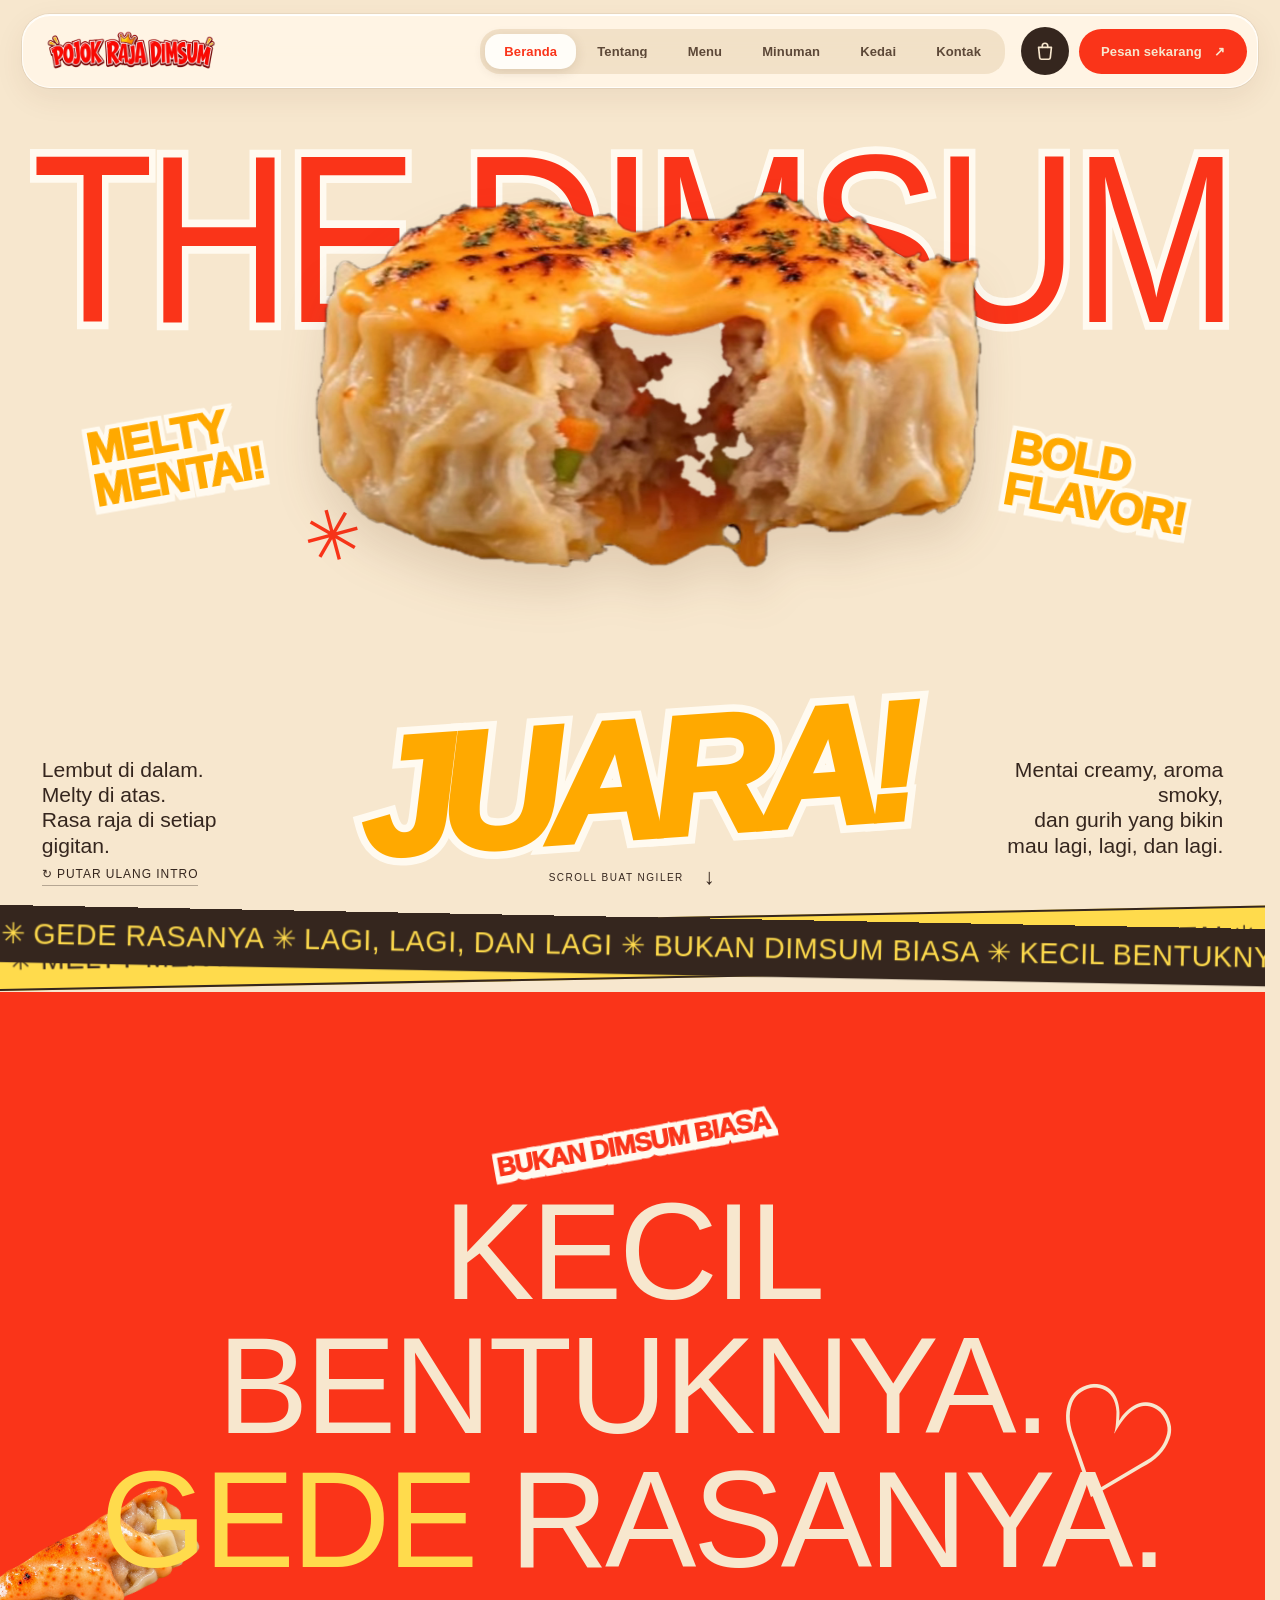
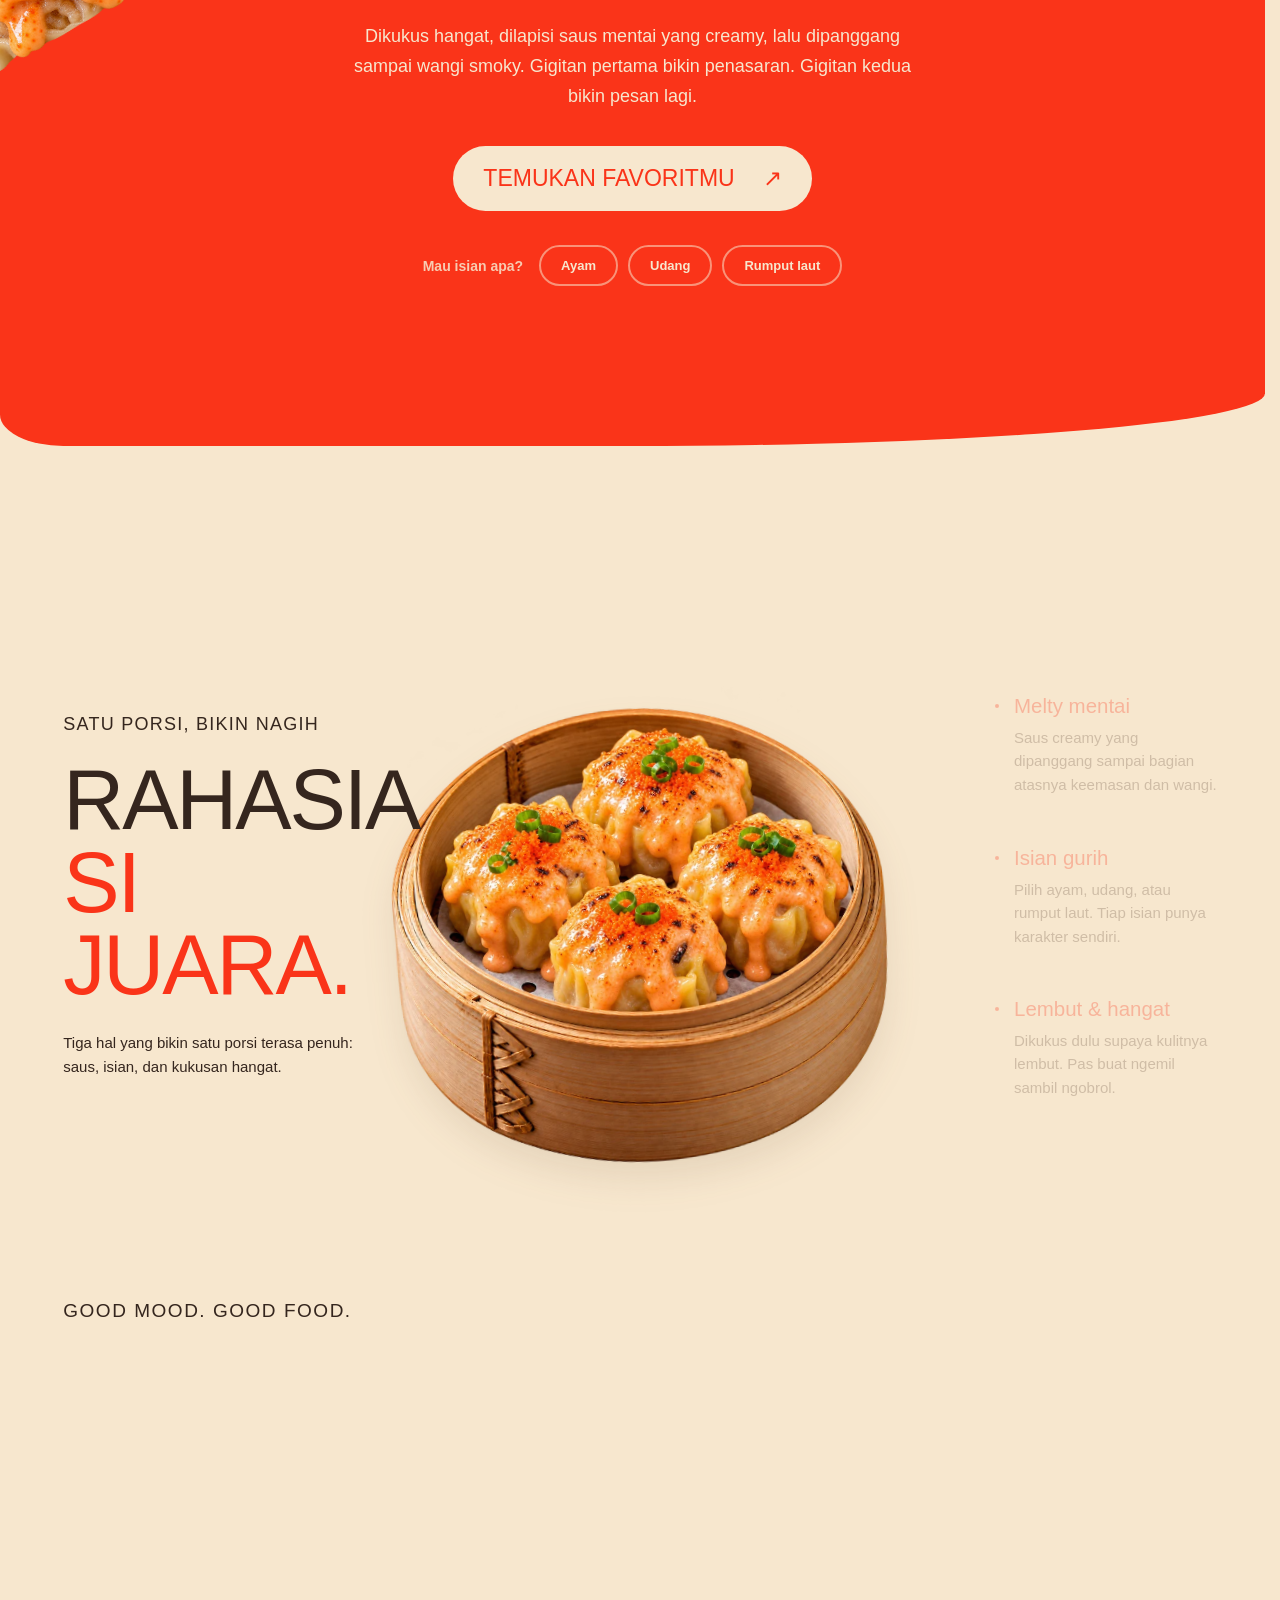
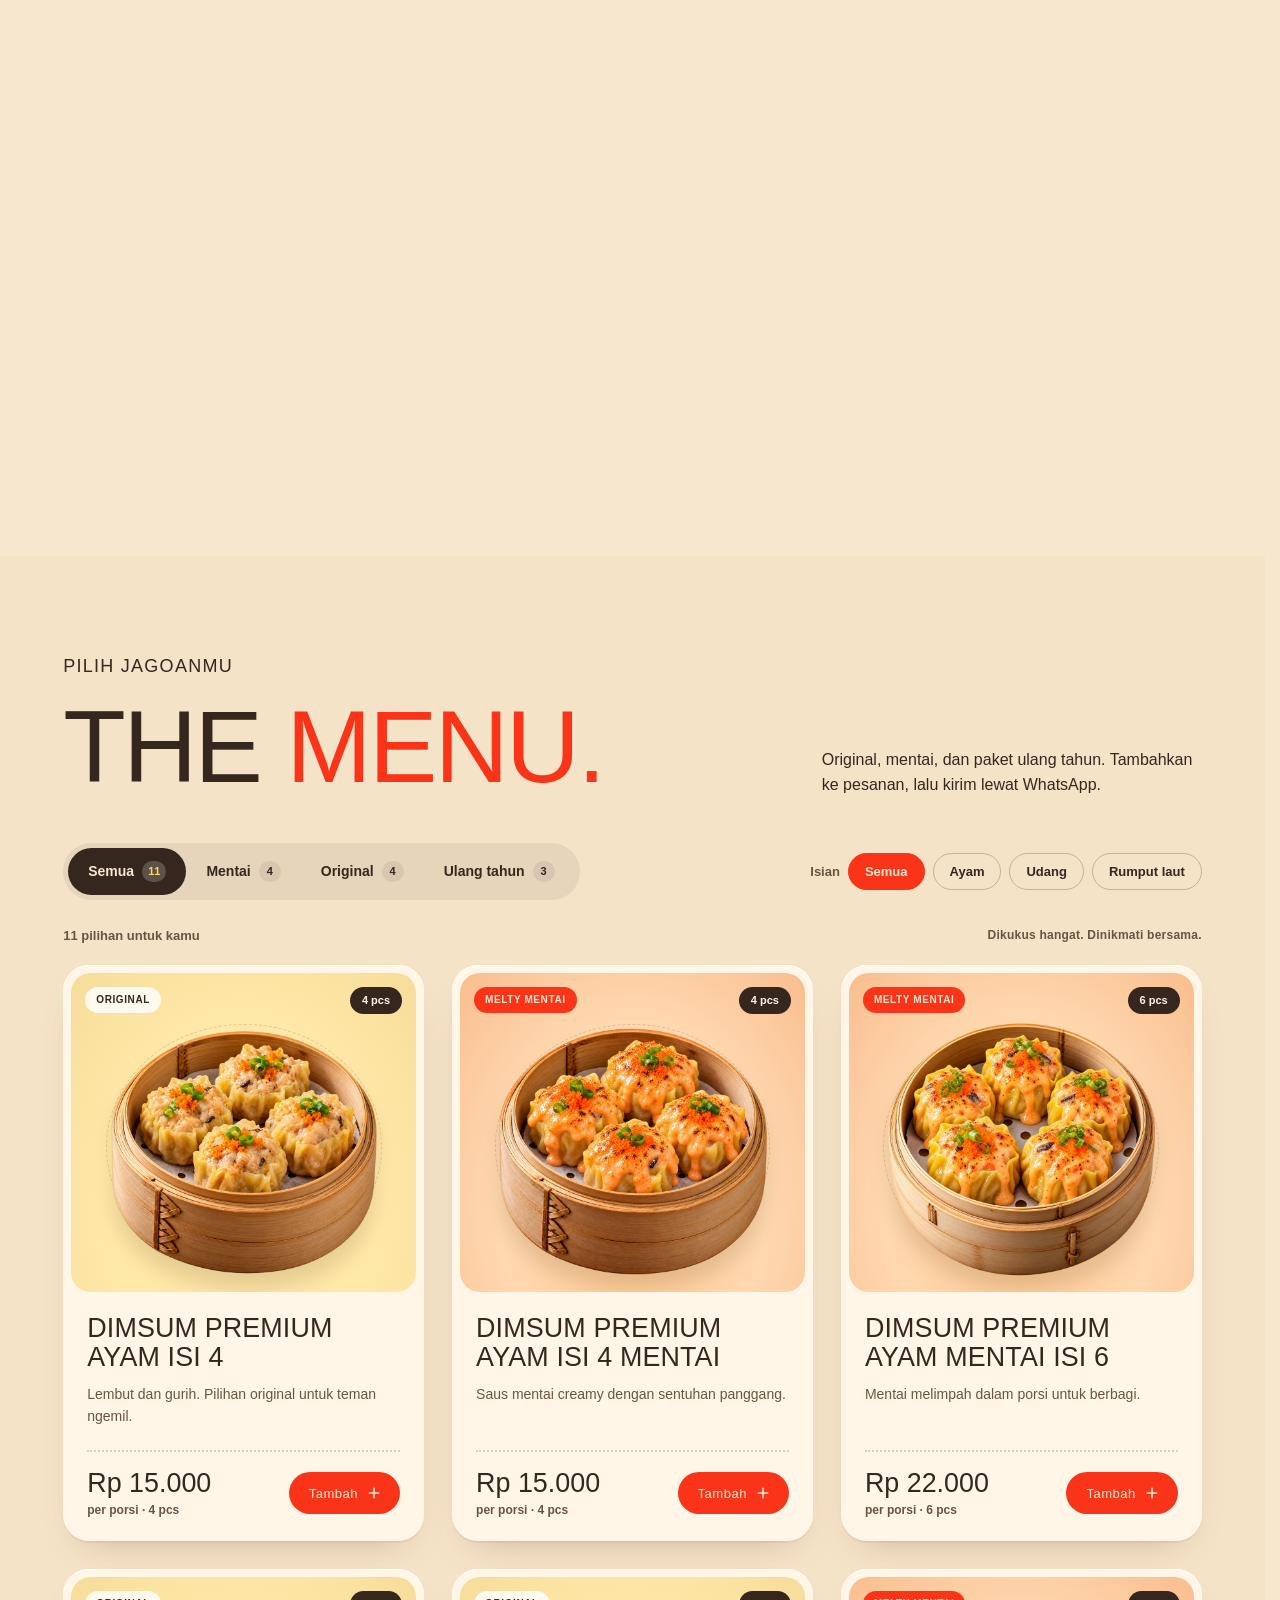
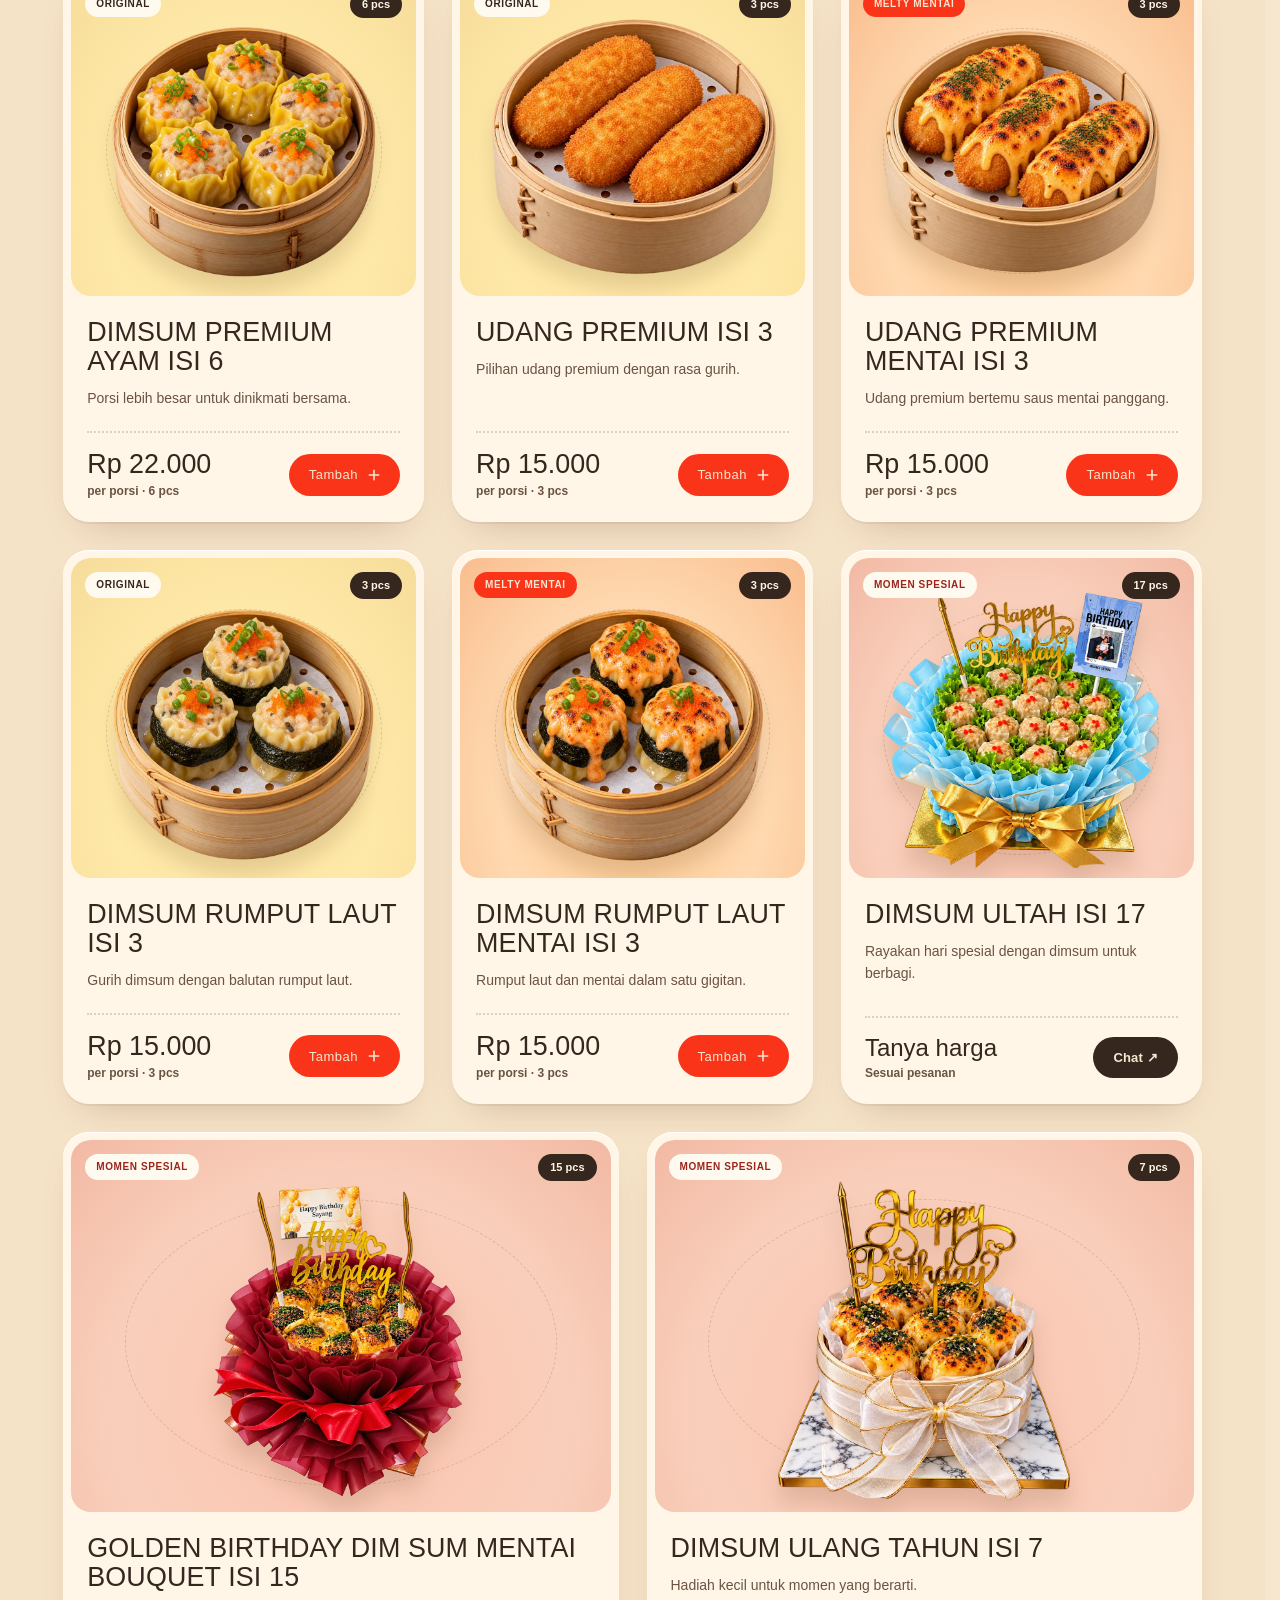
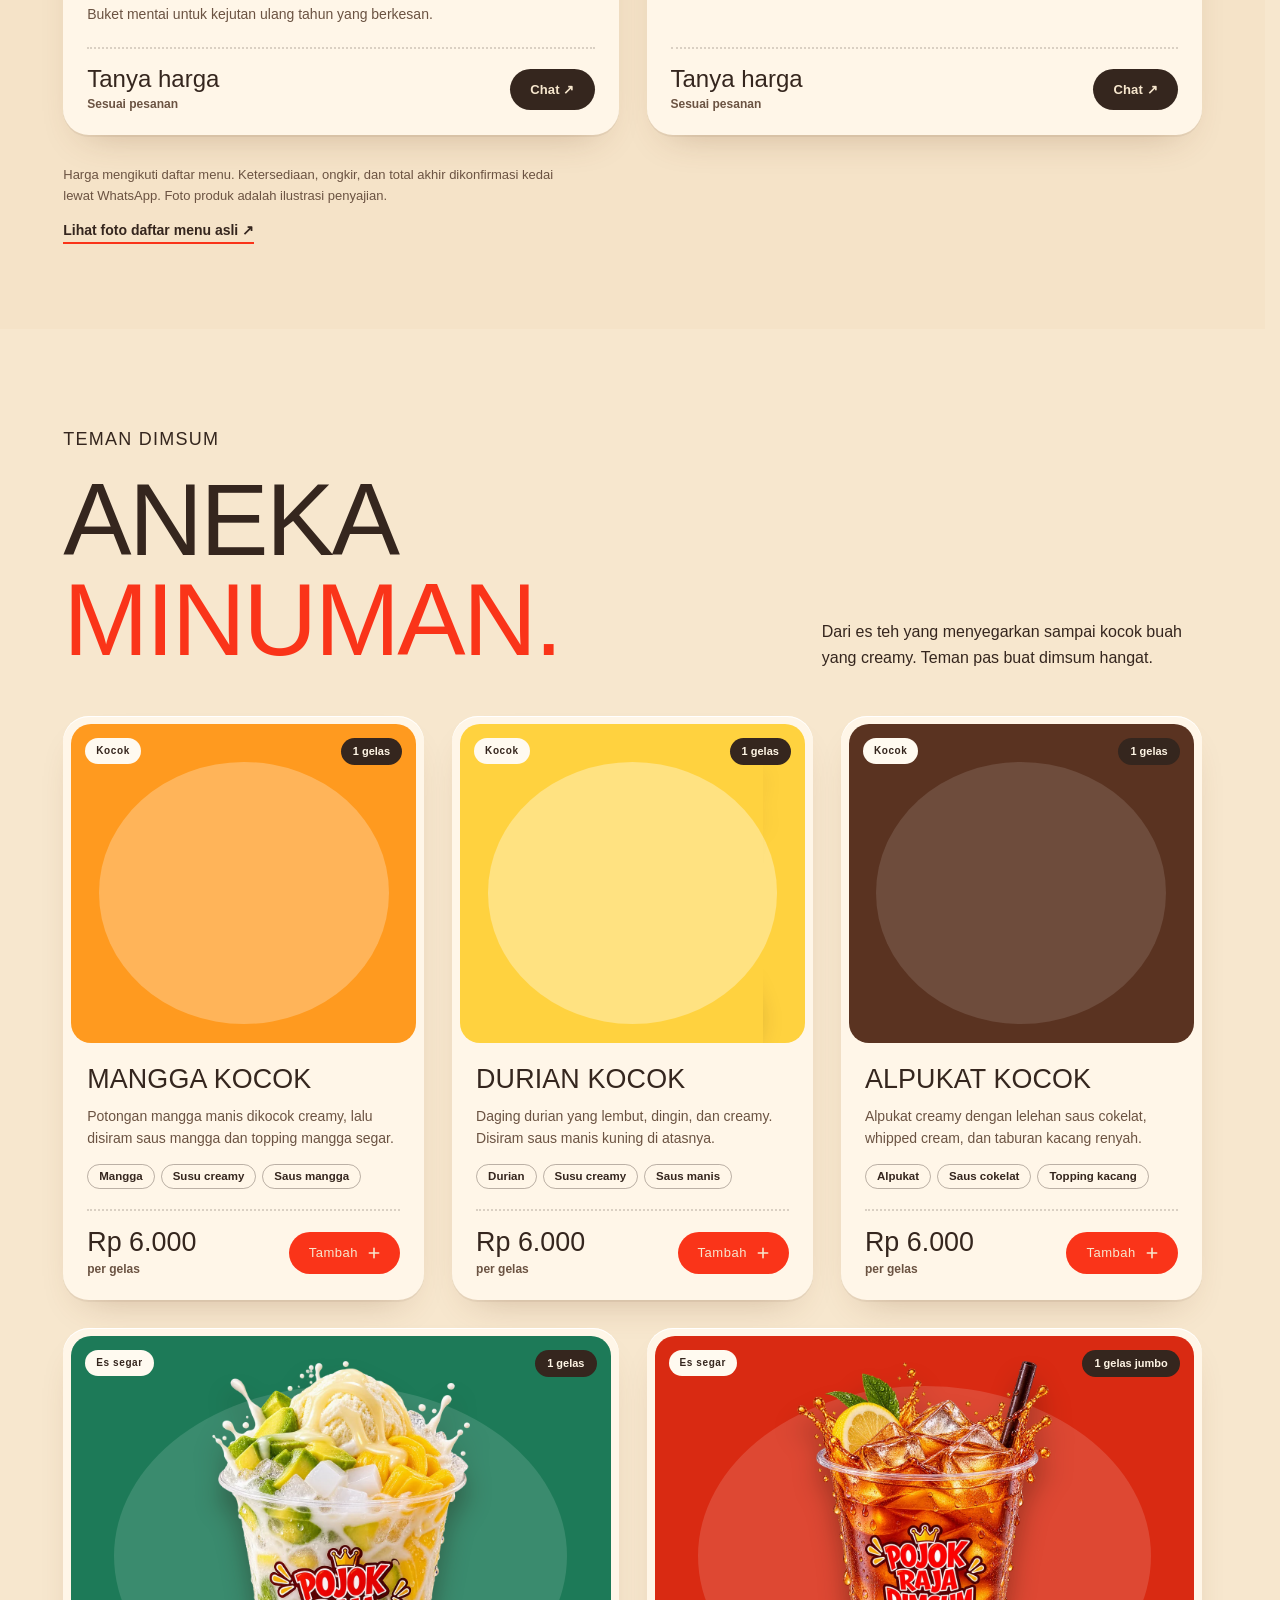
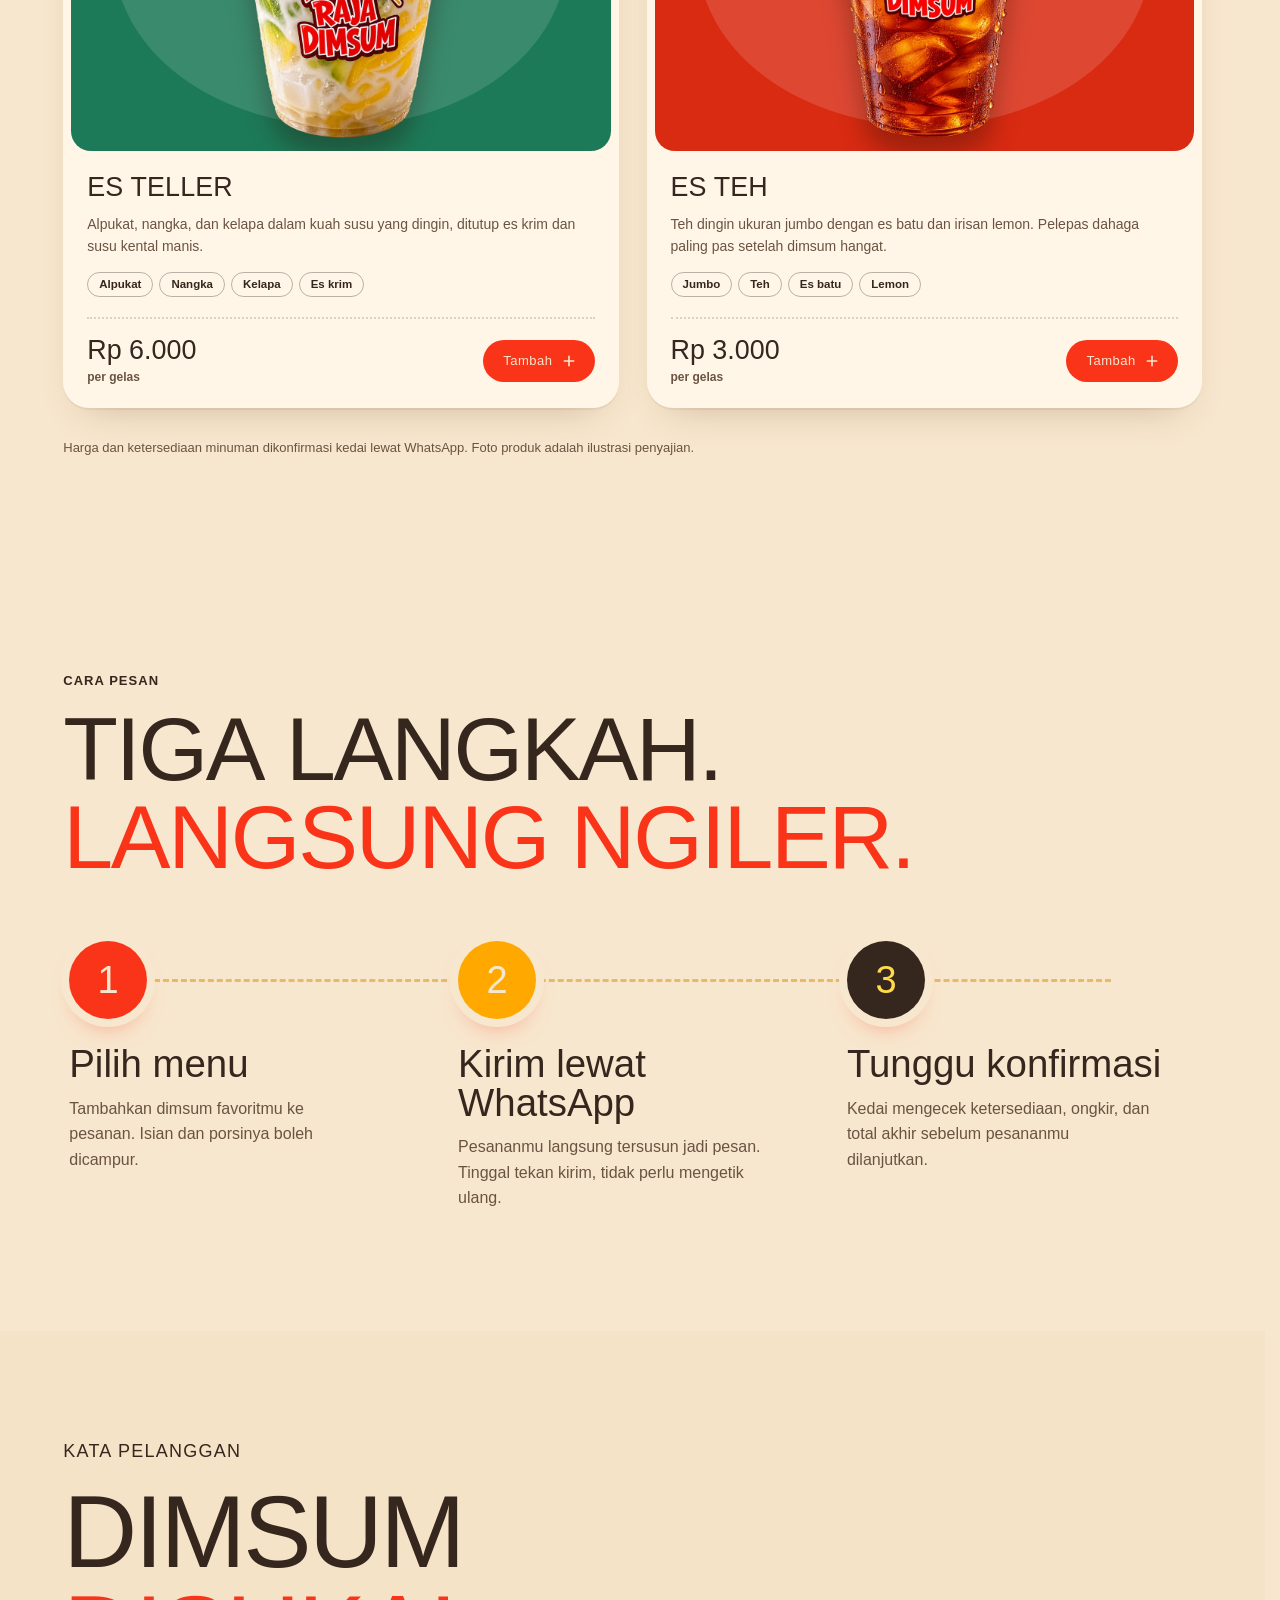
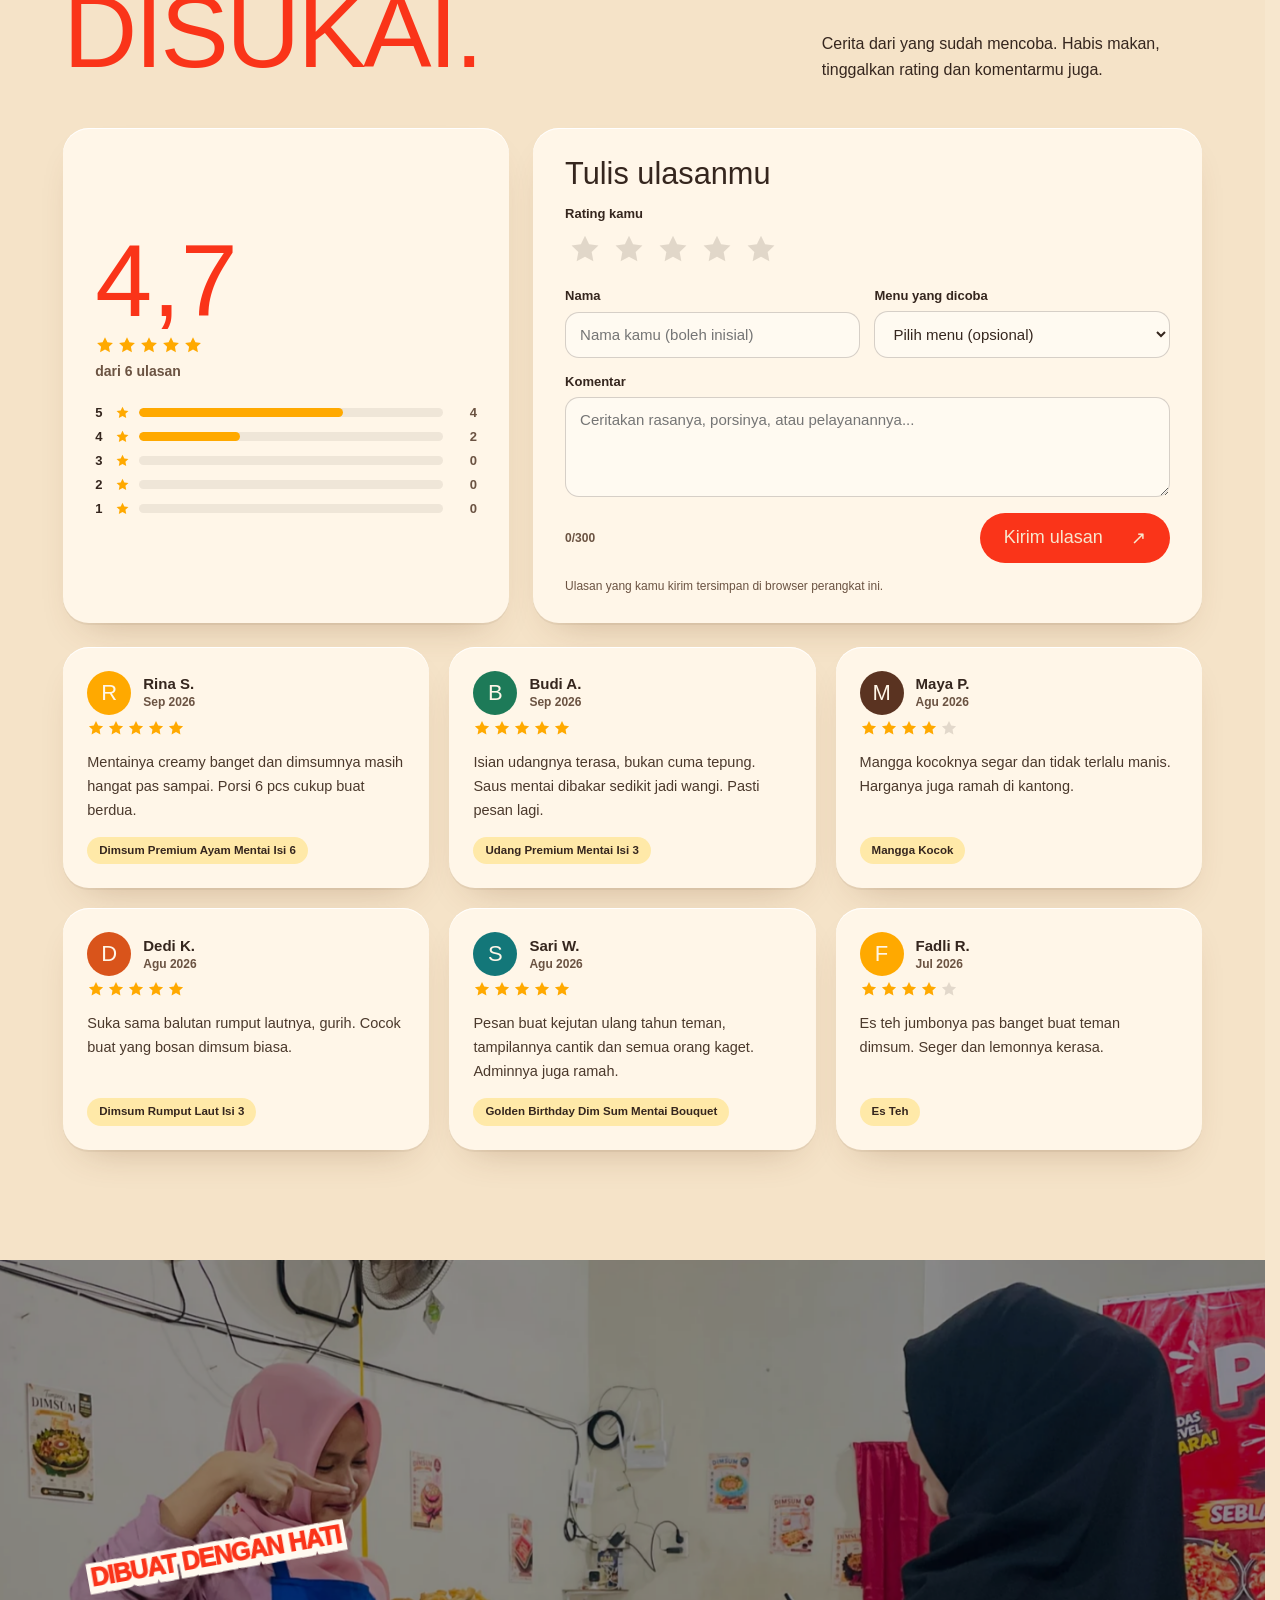
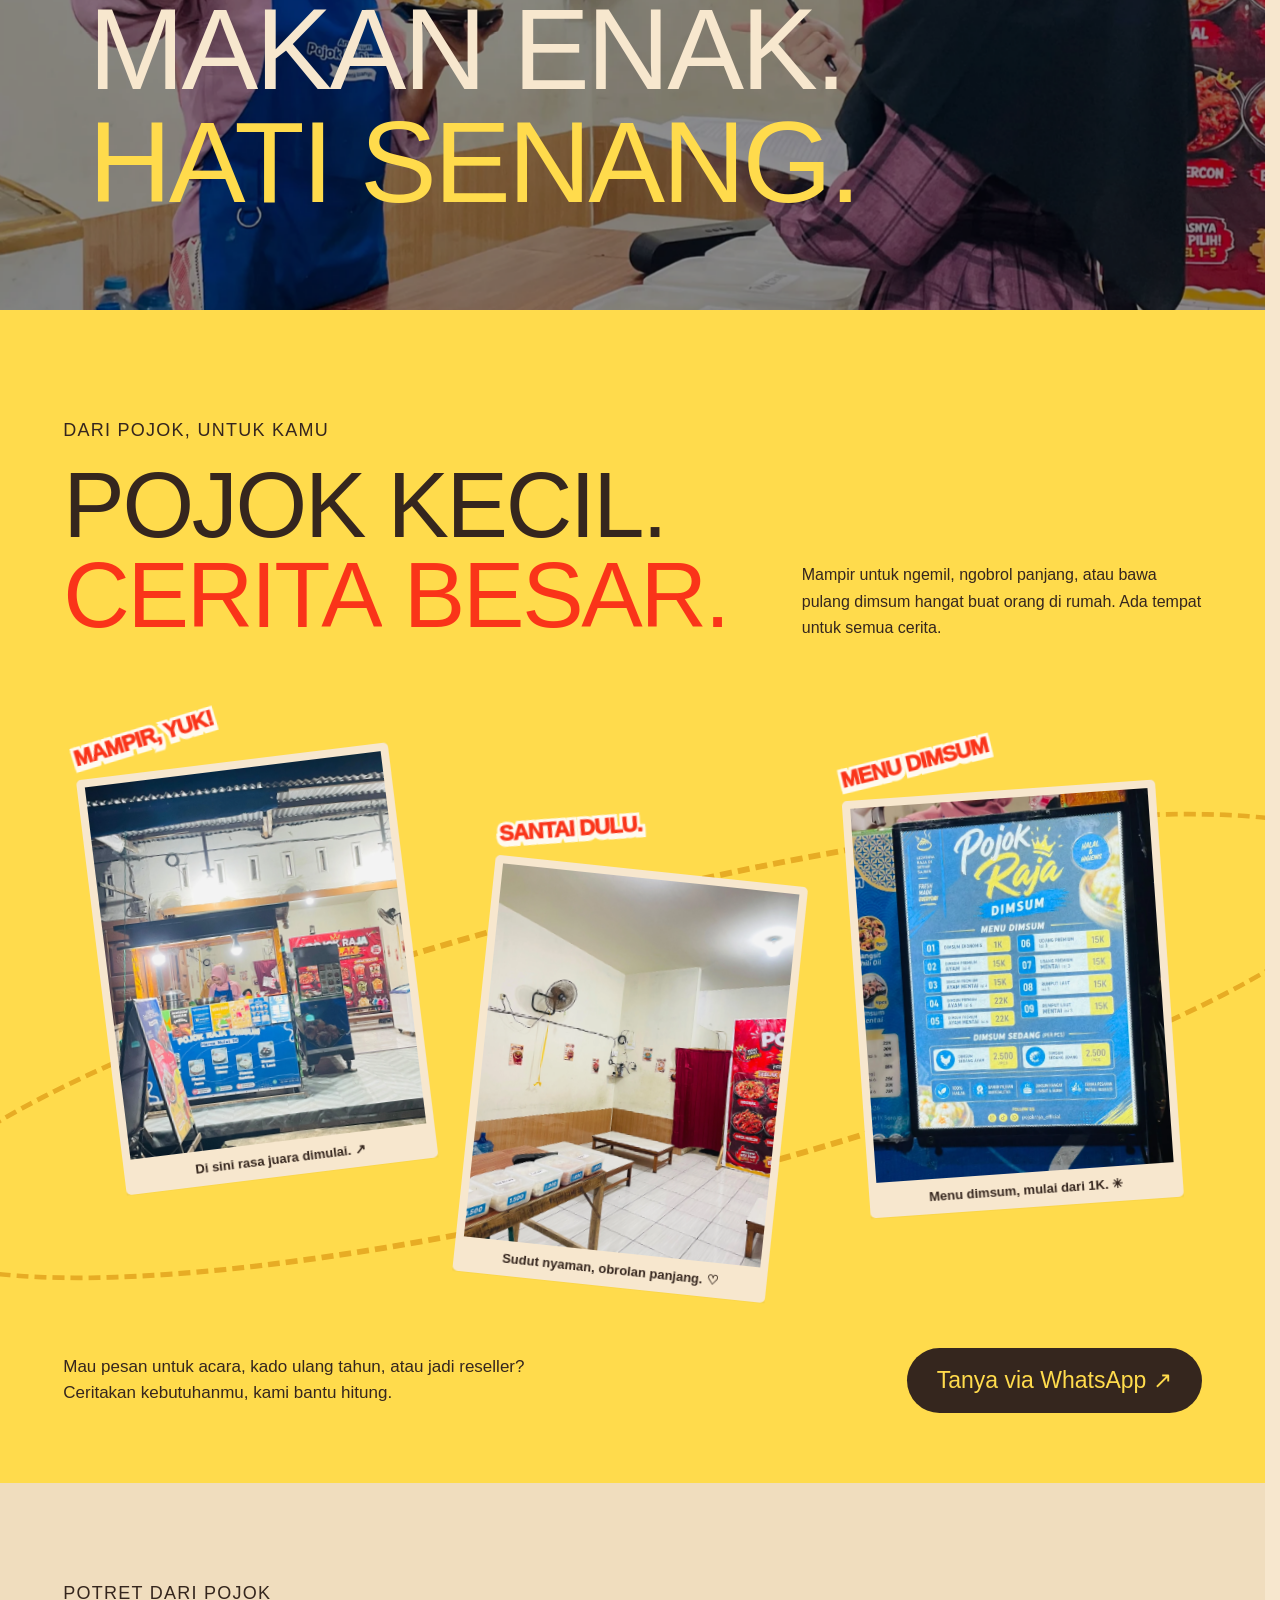
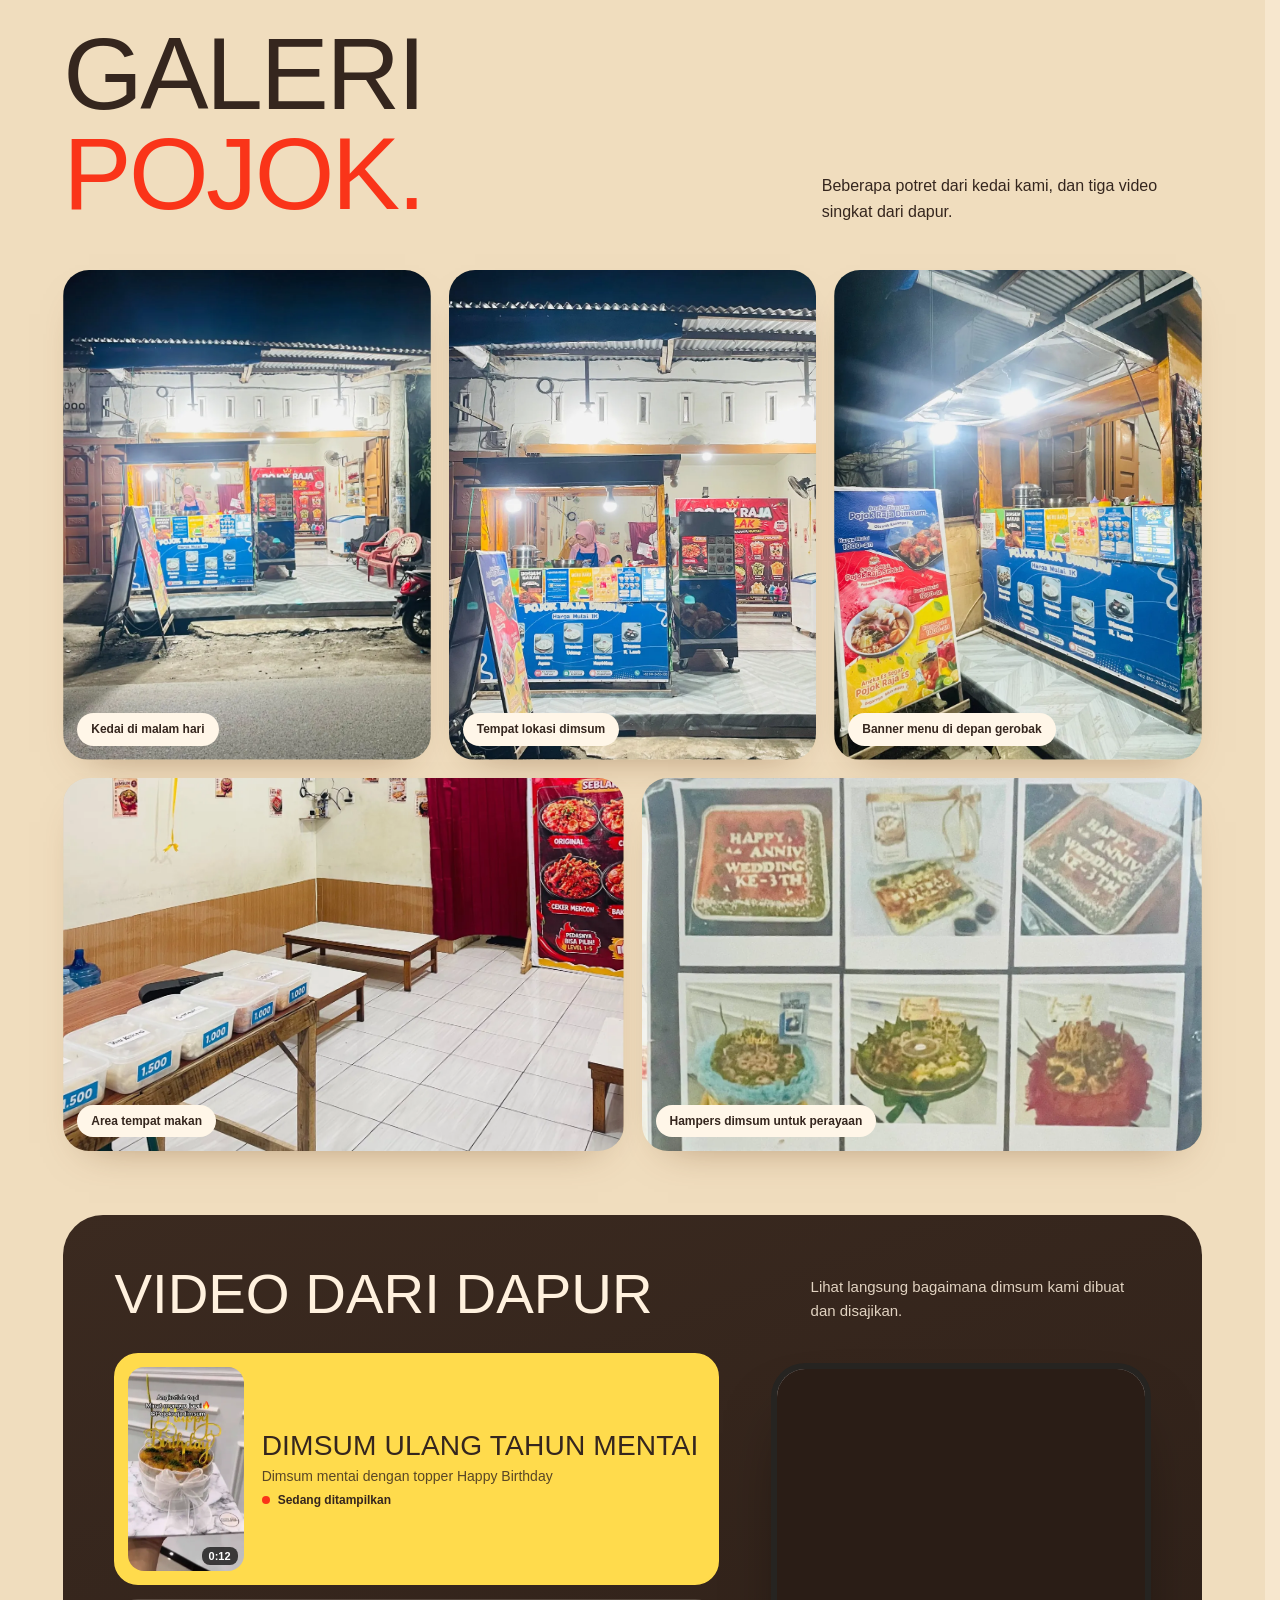
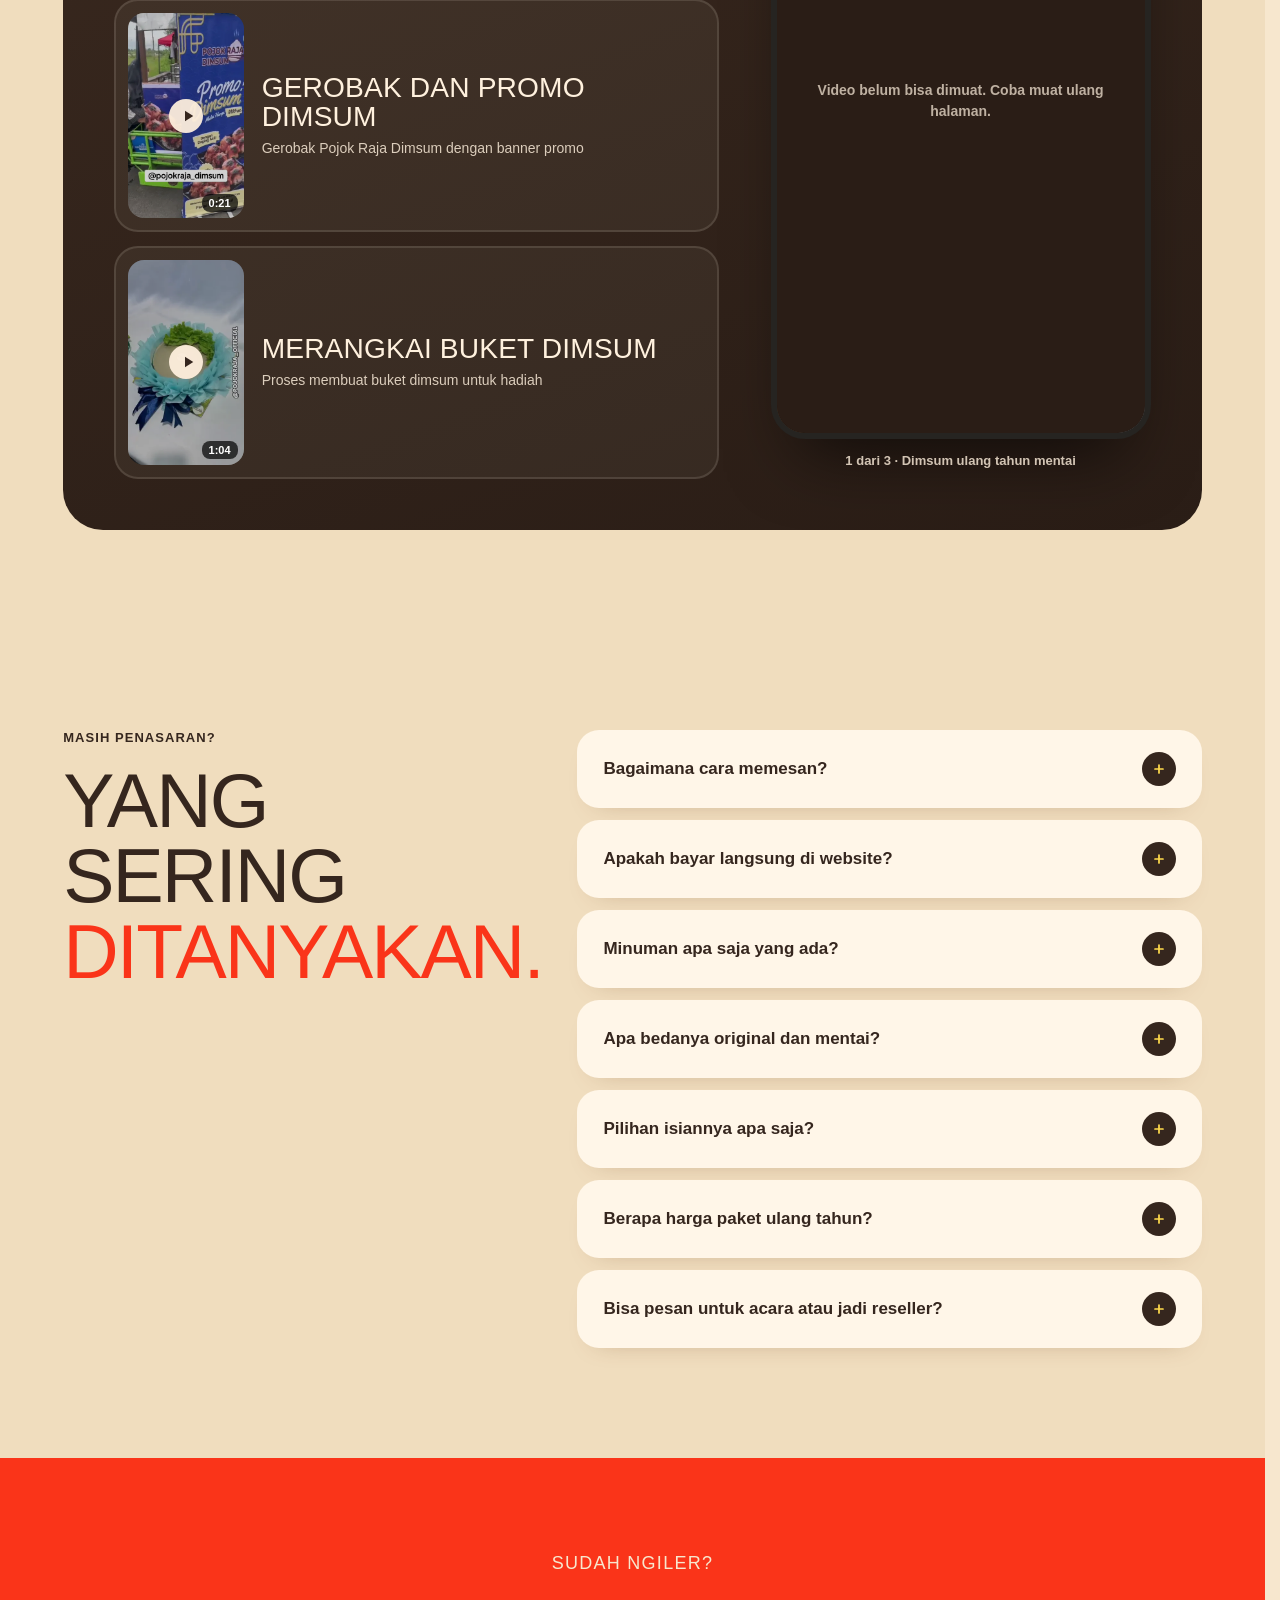
<file: index.html>
<!doctype html>
<html lang="id">
<head>
  <meta charset="utf-8"><meta name="viewport" content="width=device-width, initial-scale=1">
  <meta name="theme-color" content="#fa3419"><meta name="description" content="Pojok Raja Dimsum — dimsum hangat, mentai creamy, dan rasa juara. Jelajahi menu dimsum, aneka minuman, dan pesan langsung melalui WhatsApp.">
  <title>Pojok Raja Dimsum — Rasa Raja di Setiap Gigitan</title>
  <script>document.documentElement.classList.add('motion-pending');window.motionFallback=setTimeout(()=>{document.documentElement.classList.remove('motion-pending');document.querySelector('.splash')?.remove();document.body.classList.remove('opening');},12000);</script>
  <link rel="icon" href="assets/logo.webp"><link rel="preload" as="image" href="assets/menu-2.webp"><link rel="stylesheet" href="style.css"><link rel="stylesheet" href="polish.css">
  <script src="script.js" defer></script><script src="motion.js" defer></script><script src="navigation.js" defer></script><script src="fx.js" defer></script><script src="polish.js" defer></script>
</head>
<body>
  <div class="splash-wipe" aria-hidden="true"></div>
  <div class="splash" aria-hidden="true">
    <div class="splash-bits"><i>✳</i><i>✳</i><i>●</i><i>✳</i><i>●</i><i>✳</i><i>●</i><i>✳</i></div>
    <div class="splash-center">
      <div class="app-icon">
        <svg class="ring" viewBox="0 0 120 120"><circle class="ring-bg" cx="60" cy="60" r="56"/><circle class="ring-fill" cx="60" cy="60" r="56" pathLength="100"/></svg>
        <div class="splash-steam"><i></i><i></i><i></i></div>
        <div class="icon-tile"><img class="splash-photo" src="assets/menu-2.webp" alt=""></div>
      </div>
      <div class="splash-percent"><b>0</b><span>%</span></div>
      <div class="splash-bar" aria-hidden="true"><b></b></div>
      <p class="splash-status">Menyiapkan adonan...</p>
      <ul class="splash-steps"><li>Adonan</li><li>Isian</li><li>Kukus</li></ul>
    </div>
    <div class="splash-foot"><img src="assets/logo.webp" alt=""><span>Rasa raja di setiap gigitan</span></div>
  </div>
  <button class="skip-intro" type="button">LEWATI ›</button>
  <a class="skip-link" href="#menu">Langsung ke menu</a>
  <header class="header">
    <div class="header-bar">
      <a class="brand" href="#home" aria-label="Pojok Raja Dimsum, beranda"><img class="logo" src="assets/logo.webp" alt="Pojok Raja Dimsum" width="240" height="78"></a>
      <nav class="desktop-nav" aria-label="Navigasi desktop"><span class="nav-thumb" aria-hidden="true"></span><a href="#home" data-nav="home">Beranda</a><a href="#rasa" data-nav="rasa">Tentang</a><a href="#menu" data-nav="menu">Menu</a><a href="#minuman" data-nav="minuman">Minuman</a><a href="#kedai" data-nav="kedai">Kedai</a><a href="#kontak" data-nav="kontak">Kontak</a></nav>
      <div class="header-actions">
        <button class="nav-cart" type="button" data-open-cart aria-label="Buka pesananmu"><svg viewBox="0 0 24 24" fill="none" stroke="currentColor" stroke-width="1.8" stroke-linecap="round" stroke-linejoin="round" aria-hidden="true"><path d="M5 8h14l-1.2 11.2a2 2 0 0 1-2 1.8H8.2a2 2 0 0 1-2-1.8Z"/><path d="M9 8V6.5a3 3 0 0 1 6 0V8"/></svg><span class="nav-cart-count" id="nav-cart-count" aria-hidden="true">0</span></button>
        <a class="button small" href="#menu">Pesan sekarang <span>↗</span></a>
        <button class="nav-toggle" type="button" aria-expanded="false" aria-controls="navigation"><span class="toggle-label">Menu</span> <span class="hamburger"><i></i><i></i></span></button>
      </div>
      <i class="scroll-progress" aria-hidden="true"></i>
    </div>
  </header>
  <nav id="navigation" class="navigation" aria-label="Navigasi utama">
    <div class="nav-links">
      <a href="#home" data-nav="home" style="--i:0"><span class="nav-title">Beranda</span><span class="nav-sub">Mulai dari sini</span></a>
      <a href="#rasa" data-nav="rasa" style="--i:1"><span class="nav-title">Tentang rasa</span><span class="nav-sub">Kenapa bikin nagih</span></a>
      <a href="#menu" data-nav="menu" style="--i:2"><span class="nav-title">Menu</span><span class="nav-sub">11 pilihan dimsum</span></a>
      <a href="#minuman" data-nav="minuman" style="--i:3"><span class="nav-title">Minuman</span><span class="nav-sub">5 pilihan segar</span></a>
      <a href="#kedai" data-nav="kedai" style="--i:4"><span class="nav-title">Kedai</span><span class="nav-sub">Mampir, yuk</span></a>
      <a href="#kontak" data-nav="kontak" style="--i:5"><span class="nav-title">Kontak</span><span class="nav-sub">Tanya &amp; pesan</span></a>
    </div>
    <div class="nav-foot" style="--i:6"><a class="button" href="#menu">Pesan sekarang <span>↗</span></a><div class="nav-social"><a href="https://wa.me/62882017580214" target="_blank" rel="noopener">WhatsApp</a><a href="https://www.instagram.com/pojokraja_official?cplk=MXVnMHlncjQzOXM0NQ==" target="_blank" rel="noopener">Instagram</a><a href="https://www.tiktok.com/@poja_official?_r=1&amp;_t=ZS-9ASq5ae24qm" target="_blank" rel="noopener">TikTok</a></div></div>
  </nav>
  <main>
    <section class="hero" id="home" aria-labelledby="hero-title">
      <div class="hero-title-wrap"><h1 id="hero-title" aria-label="THE DIMSUM"><span class="title-letter" aria-hidden="true">T</span><span class="title-letter" aria-hidden="true">H</span><span class="title-letter" aria-hidden="true">E</span><span class="title-letter" aria-hidden="true">&nbsp;</span><span class="title-letter" aria-hidden="true">D</span><span class="title-letter" aria-hidden="true">I</span><span class="title-letter" aria-hidden="true">M</span><span class="title-letter" aria-hidden="true">S</span><span class="title-letter" aria-hidden="true">U</span><span class="title-letter" aria-hidden="true">M</span></h1></div>
      <span class="sticker hero-sticker-left">MELTY<br>MENTAI!</span><span class="sticker hero-sticker-right">BOLD<br>FLAVOR!</span>
      <div class="hero-food" aria-label="Dimsum dengan saus mentai panggang"><div class="food-float"><div class="hero-assembly" role="img" aria-label="Dimsum mentai dengan saus melty dan isian gurih"><video class="hero-piece hero-whole hero-video" id="hero-video" muted playsinline preload="auto" disablepictureinpicture aria-hidden="true" tabindex="-1"><source src="assets/dimsum.webm" type="video/webm"></video><img class="hero-fallback" src="assets/dimsum-last.webp" alt="" hidden></div></div></div>
      <span class="spark spark-one" aria-hidden="true">✳</span><span class="spark spark-two" aria-hidden="true">✳</span>
      <div class="hero-bottom"><p>Lembut di dalam.<br>Melty di atas.<br>Rasa raja di setiap gigitan.</p><a href="#rasa" class="hero-word" aria-label="Jelajahi rasa dimsum">JUARA!</a><p>Mentai creamy, aroma smoky,<br>dan gurih yang bikin<br>mau lagi, lagi, dan lagi.</p></div>
      <button class="replay-intro" type="button" aria-label="Putar ulang animasi pembuka">↻ PUTAR ULANG INTRO</button>
      <a class="scroll-hint" href="#rasa">SCROLL BUAT NGILER <span>↓</span></a>
    </section>
    <div class="ticker" aria-hidden="true"><div class="ticker-row" data-dir="-1"><div class="ticker-track">FRESH &amp; WARM ✳ MELTY MENTAI ✳ RASA RAJA ✳ DIMSUM TIME ✳ FRESH &amp; WARM ✳ MELTY MENTAI ✳ RASA RAJA ✳ DIMSUM TIME ✳ FRESH &amp; WARM ✳ MELTY MENTAI ✳ RASA RAJA ✳ DIMSUM TIME ✳ FRESH &amp; WARM ✳ MELTY MENTAI ✳ RASA RAJA ✳ DIMSUM TIME ✳ </div></div><div class="ticker-row alt" data-dir="1"><div class="ticker-track">BUKAN DIMSUM BIASA ✳ KECIL BENTUKNYA ✳ GEDE RASANYA ✳ LAGI, LAGI, DAN LAGI ✳ BUKAN DIMSUM BIASA ✳ KECIL BENTUKNYA ✳ GEDE RASANYA ✳ LAGI, LAGI, DAN LAGI ✳ BUKAN DIMSUM BIASA ✳ KECIL BENTUKNYA ✳ GEDE RASANYA ✳ LAGI, LAGI, DAN LAGI ✳ </div></div></div>
    <section class="experience" id="rasa">
      <span class="eyebrow sticker">BUKAN DIMSUM BIASA</span>
      <h2 class="reveal">KECIL BENTUKNYA.<br><em>GEDE</em> RASANYA.</h2>
      <p class="reveal">Dikukus hangat, dilapisi saus mentai yang creamy, lalu dipanggang sampai wangi smoky. Gigitan pertama bikin penasaran. Gigitan kedua bikin pesan lagi.</p>
      <a class="button cream reveal" href="#menu">TEMUKAN FAVORITMU <span>↗</span></a>
      <div class="filling-chips reveal" role="group" aria-label="Lompat ke menu berdasarkan isian"><span>Mau isian apa?</span><button type="button" data-jump-filling="ayam">Ayam</button><button type="button" data-jump-filling="udang">Udang</button><button type="button" data-jump-filling="laut">Rumput laut</button></div>
      <img class="experience-food" src="assets/middle.webp" alt="" loading="lazy"><span class="experience-doodle" aria-hidden="true">♡</span>
    </section>
    <section class="layers-section" aria-labelledby="layers-title"><div class="layers-sticky">
      <div class="layers-heading"><span class="eyebrow">SATU PORSI, BIKIN NAGIH</span><h2 id="layers-title">RAHASIA<br><em>SI JUARA.</em></h2><p>Tiga hal yang bikin satu porsi terasa penuh: saus, isian, dan kukusan hangat.</p></div>
      <div class="layers-food"><img class="layer layer-whole" src="assets/menu-2.webp" alt="Satu porsi dimsum ayam mentai utuh dalam kukusan bambu"></div>
      <div class="layer-notes"><div><b>Melty mentai</b><p>Saus creamy yang dipanggang sampai bagian atasnya keemasan dan wangi.</p></div><div><b>Isian gurih</b><p>Pilih ayam, udang, atau rumput laut. Tiap isian punya karakter sendiri.</p></div><div><b>Lembut &amp; hangat</b><p>Dikukus dulu supaya kulitnya lembut. Pas buat ngemil sambil ngobrol.</p></div></div>
      <span class="layers-bottom-label" aria-hidden="true">GOOD MOOD. GOOD FOOD.</span>
    </div></section>
    <section class="menu-section" id="menu"><div class="section-heading reveal"><div><span class="eyebrow">PILIH JAGOANMU</span><h2>THE <em>MENU.</em></h2></div><p>Original, mentai, dan paket ulang tahun. Tambahkan ke pesanan, lalu kirim lewat WhatsApp.</p></div>
      <div class="menu-controls reveal">
        <div class="filters seg" role="group" aria-label="Kategori menu"><span class="seg-thumb" aria-hidden="true"></span><button type="button" class="active" data-filter="all" aria-pressed="true">Semua <i data-count="all"></i></button><button type="button" data-filter="mentai" aria-pressed="false">Mentai <i data-count="mentai"></i></button><button type="button" data-filter="original" aria-pressed="false">Original <i data-count="original"></i></button><button type="button" data-filter="celebration" aria-pressed="false">Ulang tahun <i data-count="celebration"></i></button></div>
        <div class="filling-filter" role="group" aria-label="Filter isian"><span>Isian</span><button type="button" class="active" data-filling="all" aria-pressed="true">Semua</button><button type="button" data-filling="ayam" aria-pressed="false">Ayam</button><button type="button" data-filling="udang" aria-pressed="false">Udang</button><button type="button" data-filling="laut" aria-pressed="false">Rumput laut</button></div>
      </div>
      <div class="menu-toolbar"><span id="menu-count" role="status" aria-live="polite">11 pilihan untuk kamu</span><span>Dikukus hangat. Dinikmati bersama.</span></div><div class="product-grid" id="product-grid"></div>
      <p class="menu-note">Harga mengikuti daftar menu. Ketersediaan, ongkir, dan total akhir dikonfirmasi kedai lewat WhatsApp. Foto produk adalah ilustrasi penyajian.</p>
      <a class="text-link" href="assets/menu-original.webp" target="_blank" rel="noopener">Lihat foto daftar menu asli ↗</a>
    </section>


    <section class="drinks" id="minuman" aria-labelledby="drinks-title">
      <div class="section-heading reveal"><div><span class="eyebrow">TEMAN DIMSUM</span><h2 id="drinks-title">ANEKA <em>MINUMAN.</em></h2></div><p>Dari es teh yang menyegarkan sampai kocok buah yang creamy. Teman pas buat dimsum hangat.</p></div>
      <div class="product-grid drink-grid" id="drink-grid"></div>
      <p class="menu-note">Harga dan ketersediaan minuman dikonfirmasi kedai lewat WhatsApp. Foto produk adalah ilustrasi penyajian.</p>
    </section>

    <section class="how" id="cara" aria-labelledby="how-title">
      <div class="how-head reveal"><span class="eyebrow">CARA PESAN</span><h2 id="how-title">TIGA LANGKAH.<br><em>LANGSUNG NGILER.</em></h2></div>
      <ol class="how-steps">
        <li class="reveal" style="--i:0"><span class="how-num" aria-hidden="true">1</span><h3>Pilih menu</h3><p>Tambahkan dimsum favoritmu ke pesanan. Isian dan porsinya boleh dicampur.</p></li>
        <li class="reveal" style="--i:1"><span class="how-num" aria-hidden="true">2</span><h3>Kirim lewat WhatsApp</h3><p>Pesananmu langsung tersusun jadi pesan. Tinggal tekan kirim, tidak perlu mengetik ulang.</p></li>
        <li class="reveal" style="--i:2"><span class="how-num" aria-hidden="true">3</span><h3>Tunggu konfirmasi</h3><p>Kedai mengecek ketersediaan, ongkir, dan total akhir sebelum pesananmu dilanjutkan.</p></li>
      </ol>
    </section>
    <section class="reviews" id="ulasan" aria-labelledby="reviews-title">
      <div class="section-heading reveal"><div><span class="eyebrow">KATA PELANGGAN</span><h2 id="reviews-title">DIMSUM <em>DISUKAI.</em></h2></div><p>Cerita dari yang sudah mencoba. Habis makan, tinggalkan rating dan komentarmu juga.</p></div>
      <div class="rev-top">
        <div class="rev-summary" id="rev-summary" aria-live="polite"></div>
        <form class="rev-form" id="rev-form" novalidate>
          <h3>Tulis ulasanmu</h3>
          <div class="rev-field"><span class="rev-label" id="rev-rate-label">Rating kamu</span>
            <div class="rev-stars-input" id="rev-stars-input" role="radiogroup" aria-labelledby="rev-rate-label"></div>
          </div>
          <div class="rev-row">
            <label class="rev-field">Nama<input id="rev-name" type="text" maxlength="30" placeholder="Nama kamu (boleh inisial)" autocomplete="given-name"></label>
            <label class="rev-field">Menu yang dicoba<select id="rev-item"><option value="">Pilih menu (opsional)</option></select></label>
          </div>
          <label class="rev-field">Komentar<textarea id="rev-text" maxlength="300" rows="4" placeholder="Ceritakan rasanya, porsinya, atau pelayanannya..."></textarea></label>
          <div class="rev-foot"><small id="rev-count">0/300</small><button type="submit" class="button small">Kirim ulasan <span>↗</span></button></div>
          <p class="rev-error" id="rev-error" role="alert" hidden></p>
          <p class="rev-note">Ulasan yang kamu kirim tersimpan di browser perangkat ini.</p>
        </form>
      </div>
      <div class="rev-grid" id="rev-grid"></div>
      <button type="button" class="rev-more" id="rev-more" hidden></button>
    </section>

    <section class="photo-break"><img src="assets/people.webp" alt="Suasana ramah di Pojok Raja Dimsum" loading="lazy"><div><span class="sticker">DIBUAT DENGAN HATI</span><h2>MAKAN ENAK.<br><em>HATI SENANG.</em></h2></div></section>
    <section class="community" id="kedai"><div class="section-heading reveal"><div><span class="eyebrow">DARI POJOK, UNTUK KAMU</span><h2>POJOK KECIL.<br><em>CERITA BESAR.</em></h2></div><p>Mampir untuk ngemil, ngobrol panjang, atau bawa pulang dimsum hangat buat orang di rumah. Ada tempat untuk semua cerita.</p></div><div class="photo-line" aria-hidden="true"></div><div class="photo-gallery"><figure class="photo-card"><span class="sticker">MAMPIR, YUK!</span><img src="assets/store.webp" alt="Tampak depan kedai Pojok Raja Dimsum" loading="lazy"><figcaption>Di sini rasa juara dimulai. ↗</figcaption></figure><figure class="photo-card"><span class="sticker">SANTAI DULU.</span><img src="assets/interior.webp" alt="Area duduk lesehan di dalam kedai" loading="lazy"><figcaption>Sudut nyaman, obrolan panjang. ♡</figcaption></figure><figure class="photo-card"><span class="sticker">MENU DIMSUM</span><img src="assets/menu-board.webp" alt="Papan menu dimsum Pojok Raja: dimsum ekonomis 1K, dimsum premium 15K sampai 22K, dan dimsum sedang 2.500 per pcs" loading="lazy"><figcaption>Menu dimsum, mulai dari 1K. ✳</figcaption></figure></div><div class="community-bottom"><p>Mau pesan untuk acara, kado ulang tahun, atau jadi reseller?<br>Ceritakan kebutuhanmu, kami bantu hitung.</p><a class="button dark" href="https://wa.me/62882017580214?text=Halo%20Pojok%20Raja%20Dimsum%2C%20saya%20mau%20tanya%20pesanan%20acara%20atau%20reseller." target="_blank" rel="noopener">Tanya via WhatsApp ↗</a></div></section>

    <section class="gallery" id="galeri" aria-labelledby="gallery-title">
      <div class="section-heading reveal"><div><span class="eyebrow">POTRET DARI POJOK</span><h2 id="gallery-title">GALERI <em>POJOK.</em></h2></div><p>Beberapa potret dari kedai kami, dan tiga video singkat dari dapur.</p></div>
      <div class="gallery-grid">
        <figure class="g-item g-tall reveal"><button type="button" data-lightbox="assets/gal-kedai.webp" aria-label="Perbesar foto: Kedai di malam hari"><img src="assets/gal-kedai.webp" alt="Kedai Pojok Raja Dimsum tampak depan saat malam" width="960" height="1280" loading="lazy"></button><figcaption>Kedai di malam hari</figcaption></figure>
        <figure class="g-item g-tall reveal" style="--i:1"><button type="button" data-lightbox="assets/gal-gerobak.webp" aria-label="Perbesar foto: Tempat lokasi dimsum"><img src="assets/gal-gerobak.webp" alt="Tempat lokasi dimsum dengan gerobak dan tulisan harga mulai 1K" width="1000" height="1333" loading="lazy"></button><figcaption>Tempat lokasi dimsum</figcaption></figure>
        <figure class="g-item g-tall reveal" style="--i:2"><button type="button" data-lightbox="assets/gal-banner.webp" aria-label="Perbesar foto: Banner menu"><img src="assets/gal-banner.webp" alt="Banner menu dimsum, seblak, dan es di samping gerobak" width="1000" height="1333" loading="lazy"></button><figcaption>Banner menu di depan gerobak</figcaption></figure>
        <figure class="g-item g-wide reveal"><button type="button" data-lightbox="assets/gal-area.webp" aria-label="Perbesar foto: Area tempat makan"><img src="assets/gal-area.webp" alt="Area tempat makan lesehan di dalam kedai" width="1300" height="867" loading="lazy"></button><figcaption>Area tempat makan</figcaption></figure>
        <figure class="g-item g-wide reveal" style="--i:1"><button type="button" data-lightbox="assets/gal-hampers.webp" aria-label="Perbesar foto: Hampers dimsum"><img src="assets/gal-hampers.webp" alt="Contoh hampers dimsum untuk ulang tahun dan perayaan" width="1300" height="901" loading="lazy"></button><figcaption>Hampers dimsum untuk perayaan</figcaption></figure>
      </div>
      <div class="video-panel reveal" id="video-panel">
        <div class="video-head"><h3>Video dari dapur</h3><p>Lihat langsung bagaimana dimsum kami dibuat dan disajikan.</p></div>
        <div class="vstage">
          <div class="vlist" id="vlist" role="group" aria-label="Pilih video"></div>
          <div class="vplayer">
            <div class="vframe" id="vframe">
              <video id="vmain" src="assets/video-1.mp4" poster="assets/video-1-poster.webp" controls playsinline preload="metadata" aria-label="Dimsum ulang tahun mentai dengan topper Happy Birthday"></video>
              <p class="vfail" id="vfail" hidden>Video belum bisa dimuat. Coba muat ulang halaman.</p>
            </div>
            <p class="vnow" id="vnow" aria-live="polite"></p>
          </div>
        </div>
      </div>
    </section>

    <section class="faq" id="faq" aria-labelledby="faq-title">
      <div class="faq-head reveal"><span class="eyebrow">MASIH PENASARAN?</span><h2 id="faq-title">YANG SERING<br><em>DITANYAKAN.</em></h2></div>
      <div class="faq-list">
        <details class="reveal"><summary>Bagaimana cara memesan?</summary><p>Pilih menu, tekan tombol Pesananmu, lalu lanjut ke WhatsApp. Isi pesannya sudah tersusun otomatis, kamu tinggal mengirimnya.</p></details>
        <details class="reveal"><summary>Apakah bayar langsung di website?</summary><p>Tidak. Website ini hanya menyusun pesananmu. Pembayaran, ongkir, dan total akhir dikonfirmasi lewat WhatsApp.</p></details>
        <details class="reveal"><summary>Minuman apa saja yang ada?</summary><p>Mangga kocok, durian kocok, alpukat kocok, es teller, dan es teh. Pilih di bagian Minuman, lalu lanjutkan pesanan lewat WhatsApp.</p></details>
        <details class="reveal"><summary>Apa bedanya original dan mentai?</summary><p>Original adalah dimsum gurih tanpa saus tambahan. Mentai dilapisi saus mentai creamy lalu dipanggang sampai wangi smoky.</p></details>
        <details class="reveal"><summary>Pilihan isiannya apa saja?</summary><p>Ayam, udang, dan rumput laut. Ayam tersedia dalam porsi isi 4 dan isi 6, udang dan rumput laut dalam porsi isi 3.</p></details>
        <details class="reveal"><summary>Berapa harga paket ulang tahun?</summary><p>Harganya belum dipatok di website karena menyesuaikan pesanan. Tekan tombol Chat di kartu menu, dan kami jawab lewat WhatsApp.</p></details>
        <details class="reveal"><summary>Bisa pesan untuk acara atau jadi reseller?</summary><p>Bisa. Ceritakan jumlah dan tanggalnya lewat WhatsApp, lalu kami bantu atur.</p></details>
      </div>
    </section>
    <section class="contact" id="kontak"><span class="eyebrow">SUDAH NGILER?</span><h2>SAATNYA<br><em>DIMSUM!</em></h2><a class="button cream" href="#menu">PILIH MENU &amp; PESAN <span>↗</span></a><p>Lebih suka ngobrol dulu? Chat langsung: <a href="https://wa.me/62882017580214" target="_blank" rel="noopener">0882-0175-80214</a></p><div class="social-links"><a href="https://www.instagram.com/pojokraja_official?cplk=MXVnMHlncjQzOXM0NQ==" target="_blank" rel="noopener">INSTAGRAM ↗</a><a href="https://www.tiktok.com/@poja_official?_r=1&amp;_t=ZS-9ASq5ae24qm" target="_blank" rel="noopener">TIKTOK ↗</a></div><span class="contact-star" aria-hidden="true">✳</span></section>
  </main>
  <footer>
    <div class="footer-cta">
      <p class="footer-eyebrow">Lapar? Yuk pesan</p>
      <p class="footer-title">Lembut dimsumnya.<br><em>Juara rasanya.</em></p>
      <div class="footer-actions">
        <a class="button" href="#menu">Pesan sekarang <span>↗</span></a>
        <a class="button ghost" href="https://wa.me/62882017580214" target="_blank" rel="noopener">Chat WhatsApp <span>↗</span></a>
      </div>
    </div>
    <div class="footer-grid">
      <nav aria-label="Navigasi footer">
        <b>Jelajahi</b>
        <div class="footer-links">
          <a href="#home">Beranda</a><a href="#rasa">Tentang rasa</a><a href="#menu">Menu</a><a href="#minuman">Minuman</a><a href="#cara">Cara pesan</a><a href="#ulasan">Ulasan</a><a href="#kedai">Kedai</a><a href="#galeri">Galeri</a><a href="#faq">Tanya jawab</a>
        </div>
      </nav>
      <div class="footer-contact">
        <b>Hubungi kami</b>
        <a href="https://wa.me/62882017580214" target="_blank" rel="noopener"><span class="contact-icon"><svg viewBox="0 0 24 24" fill="none" stroke="currentColor" stroke-width="1.9" stroke-linecap="round" stroke-linejoin="round" aria-hidden="true"><path d="M4 20l1.3-4.2A8 8 0 1 1 8.4 18.8L4 20Z"/><path d="M9.2 9.2c.2 2 2.4 4.2 4.6 4.6l1.2-1.1-1.6-1-.8.6c-.8-.3-1.7-1.2-2-2l.6-.8-1-1.6-1 1.3Z"/></svg></span><span class="contact-text"><small>WhatsApp</small><strong>0882-0175-80214</strong></span></a>
        <a href="https://www.instagram.com/pojokraja_official?cplk=MXVnMHlncjQzOXM0NQ==" target="_blank" rel="noopener"><span class="contact-icon"><svg viewBox="0 0 24 24" fill="none" stroke="currentColor" stroke-width="1.9" stroke-linecap="round" stroke-linejoin="round" aria-hidden="true"><rect x="3.5" y="3.5" width="17" height="17" rx="5"/><circle cx="12" cy="12" r="4"/><path d="M17.2 6.8h.01"/></svg></span><span class="contact-text"><small>Instagram</small><strong>@pojokraja_official</strong></span></a>
        <a href="https://www.tiktok.com/@poja_official?_r=1&amp;_t=ZS-9ASq5ae24qm" target="_blank" rel="noopener"><span class="contact-icon"><svg viewBox="0 0 24 24" fill="none" stroke="currentColor" stroke-width="1.9" stroke-linecap="round" stroke-linejoin="round" aria-hidden="true"><path d="M14 4v10.5a3.5 3.5 0 1 1-3.5-3.5"/><path d="M14 4c.4 2.4 1.9 3.9 4.5 4.2"/></svg></span><span class="contact-text"><small>TikTok</small><strong>@poja_official</strong></span></a>
      </div>
    </div>
    <div class="footer-mark" aria-hidden="true">Dimsum Juara</div>
    <div class="footer-bottom"><span>© <span id="year">2026</span> Pojok Raja Dimsum</span><a class="back-top" href="#home">Balik ke atas ↑</a></div>
  </footer>
  <button class="cart-fab" type="button" data-open-cart aria-controls="cart-dialog" aria-label="Buka pesanan" hidden><svg viewBox="0 0 24 24" fill="none" stroke="currentColor" stroke-width="1.8" stroke-linecap="round" stroke-linejoin="round" aria-hidden="true"><path d="M5 8h14l-1.2 11.2a2 2 0 0 1-2 1.8H8.2a2 2 0 0 1-2-1.8Z"/><path d="M9 8V6.5a3 3 0 0 1 6 0V8"/></svg><span class="fab-label">Pesananmu</span><span class="fab-count" id="cart-count">0</span><span class="fab-total" id="fab-total"></span></button>
  <dialog id="lightbox" aria-label="Foto diperbesar"><button type="button" class="lb-close" aria-label="Tutup foto">✕</button><img alt=""></dialog>
  <dialog id="cart-dialog"><div class="dialog-heading"><div><span class="eyebrow">TINGGAL SELANGKAH LAGI</span><h2>PESANANMU.</h2></div><button class="close-dialog" aria-label="Tutup pesanan">✕</button></div><div id="cart-items"></div><button type="button" class="clear-cart" hidden>Kosongkan pesanan</button><div class="cart-total"><span>Subtotal</span><strong id="cart-total">Rp0</strong></div><p class="cart-disclaimer">Belum termasuk ongkir. Pesanan dikonfirmasi lewat WhatsApp, belum dibayar melalui website.</p><label for="order-name">Nama pemesan (opsional)</label><input id="order-name" autocomplete="name" placeholder="Nama kamu" maxlength="80"><label for="order-notes">Catatan (opsional)</label><textarea id="order-notes" placeholder="Contoh: ambil sendiri, saus dipisah" maxlength="500"></textarea><a id="checkout" class="button" href="https://wa.me/62882017580214" target="_blank" rel="noopener">Kirim pesanan lewat WhatsApp ↗</a></dialog>
<nav class="mobile-dock" aria-label="Navigasi bawah"><span class="dock-thumb" aria-hidden="true"></span><a href="#home" data-nav="home"><svg viewBox="0 0 24 24" fill="none" stroke="currentColor" stroke-width="1.7" stroke-linecap="round" stroke-linejoin="round" aria-hidden="true"><path d="m3 10 9-7 9 7v10a1 1 0 0 1-1 1h-5v-7H9v7H4a1 1 0 0 1-1-1Z"/></svg><span>Beranda</span></a><a href="#menu" data-nav="menu"><svg viewBox="0 0 24 24" fill="none" stroke="currentColor" stroke-width="1.7" stroke-linecap="round" stroke-linejoin="round" aria-hidden="true"><rect x="3" y="3" width="7" height="7" rx="2"/><rect x="14" y="3" width="7" height="7" rx="2"/><rect x="3" y="14" width="7" height="7" rx="2"/><rect x="14" y="14" width="7" height="7" rx="2"/></svg><span>Menu</span></a><a href="#minuman" data-nav="minuman"><svg viewBox="0 0 24 24" fill="none" stroke="currentColor" stroke-width="1.7" stroke-linecap="round" stroke-linejoin="round" aria-hidden="true"><path d="M6 8h12l-1.3 11.2a2 2 0 0 1-2 1.8H9.3a2 2 0 0 1-2-1.8Z"/><path d="M5 8h14M13 8l2.5-5.5"/></svg><span>Minuman</span></a><a href="#kedai" data-nav="kedai"><svg viewBox="0 0 24 24" fill="none" stroke="currentColor" stroke-width="1.7" stroke-linecap="round" stroke-linejoin="round" aria-hidden="true"><path d="M4 10v11h16V10M3 10l2-7h14l2 7M3 10q3 4 6 0 3 4 6 0 3 4 6 0M9 21v-7h6v7"/></svg><span>Kedai</span></a><a href="#kontak" data-nav="kontak"><svg viewBox="0 0 24 24" fill="none" stroke="currentColor" stroke-width="1.7" stroke-linecap="round" stroke-linejoin="round" aria-hidden="true"><path d="M21 11.5a8.5 8.5 0 0 1-8.5 8.5H4l-2 2v-9.5A8.5 8.5 0 1 1 21 11.5Z"/><path d="M7 10h9M7 14h5"/></svg><span>Kontak</span></a></nav>
  <div class="toast" role="status" aria-live="polite"></div>
</body>
</html>
</file>
<file: style.css>
/* Pojok Raja Dimsum - stylesheet utama */

@font-face {
  font-family: ImpactLocal;
  src: local("Impact");
}* {
  box-sizing: border-box;
}
html {
  scroll-behavior: smooth;
  scroll-padding-top: 105px;
  scrollbar-gutter: stable;
  overflow-x: clip;
}
body {
  margin: 0;
  background: #f7e7ce;
  color: #35261e;
  font-family: Arial, Helvetica, sans-serif;
}
body.locked {
  overflow: hidden;
}
:root {
  --cream: #f7e7ce;
  --red: #fa3419;
  --yellow: #ffdb4c;
  --ink: #35261e;
  --display: ImpactLocal,Impact,"Arial Narrow",sans-serif;
}
button,
a,
input,
textarea {
  -webkit-tap-highlight-color: transparent;
}
button,
a {
  touch-action: manipulation;
}
a {
  color: inherit;
  text-decoration: none;
}
button {
  cursor: pointer;
}
button,
input,
textarea {
  font: inherit;
}
button:focus-visible,
a:focus-visible,
input:focus-visible,
textarea:focus-visible {
  outline: 3px solid #137779;
  outline-offset: 5px;
}
img {
  max-width: 100%;
  display: block;
}
button {
  color: inherit;
}
h1,
h2,
h3,
p {
  margin: 0;
}
h1,
h2,
h3,
.button,
.eyebrow,
.nav-toggle,
.filters,
.hero-bottom,
.ticker,
.text-link,
.cart-fab {
  font-family: var(--display);
  font-weight: 400;
}
h2 {
  font-size: clamp(58px, 8vw, 125px);
  line-height: .98;
  letter-spacing: -.025em;
}
em {
  font-style: normal;
}
p {
  line-height: 1.6;
}
.button {
  display: inline-flex;
  gap: 28px;
  align-items: center;
  justify-content: center;
  background: var(--red);
  color: var(--cream);
  border: 0;
  border-radius: 40px;
  padding: 19px 30px;
  font-size: 23px;
  transition: transform .2s, background .2s;
}
.button:hover {
  transform: translateY(-4px);
  background: #d82610;
}
.button.cream {
  background: var(--cream);
  color: var(--red);
}
.button.dark {
  background: var(--ink);
  color: var(--yellow);
}
.button.small {
  font-size: 18px;
  padding: 14px 24px;
}
.eyebrow {
  font-size: 18px;
  letter-spacing: .07em;
}
.header {
  position: absolute;
  z-index: 20;
  top: 0;
  left: 0;
  width: 100%;
  padding: 22px 3.3%;
  display: flex;
  align-items: center;
  justify-content: space-between;
}
.logo {
  width: 240px;
  height: auto;
}
.header-actions {
  display: flex;
  gap: 14px;
  align-items: center;
}
.nav-toggle {
  border: 1px solid var(--ink);
  border-radius: 40px;
  background: var(--cream);
  padding: 12px 24px;
  font-size: 20px;
  display: flex;
  gap: 16px;
  align-items: center;
}
.hamburger {
  display: grid;
  gap: 6px;
  width: 21px;
}
.hamburger i {
  height: 2px;
  background: var(--ink);
  transition: transform .2s;
}
.nav-toggle[aria-expanded=true] .hamburger i:first-child {
  transform: translateY(4px) rotate(45deg);
}
.nav-toggle[aria-expanded=true] .hamburger i:last-child {
  transform: translateY(-4px) rotate(-45deg);
}
.navigation {
  position: fixed;
  inset: 0;
  z-index: 19;
  background: var(--yellow);
  padding: 130px 8% 50px;
  overflow: auto;
}
.navigation a {
  font-family: var(--display);
  font-size: clamp(35px, 6vw, 80px);
  display: flex;
  justify-content: space-between;
  border-bottom: 1px solid #35261e44;
  padding: 12px;
}
.navigation a:hover {
  color: var(--red);
}
.navigation span {
  font: 16px Arial;
}
.header:has(.nav-toggle[aria-expanded=true]) {
  position: fixed;
}
.hero {
  height: max(780px, 100svh);
  max-height: 1100px;
  position: relative;
  overflow: hidden;
  padding-top: 130px;
}
.hero-title-wrap {
  position: absolute;
  inset: 145px 2% auto;
  text-align: center;
}
.hero h1 {
  font-family: var(--display);
  font-size: clamp(100px, 20.9vw, 350px);
  line-height: .95;
  letter-spacing: -.03em;
  color: var(--red);
  white-space: nowrap;
  paint-order: stroke fill;
  -webkit-text-stroke: 13px #fffaf0;
  transform: scaleY(1.2);
}
.hero-food {
  position: absolute;
  width: min(48vw, 730px);
  height: 550px;
  left: 50%;
  top: 24%;
  transform: translateX(-50%);
  z-index: 3;
  will-change: transform;
}
.food-float {
  width: 100%;
  height: 100%;
  position: relative;
  animation: bob 5s ease-in-out infinite;
  filter: drop-shadow(0 22px 14px #6d38182b);
}
.food-top,
.food-bottom {
  position: absolute;
  width: 100%;
  left: 0;
}
.food-top {
  top: 0;
  z-index: 2;
}
.food-bottom {
  top: 40%;
  z-index: 1;
}
.sticker {
  font-family: Arial, Helvetica, sans-serif;
  font-weight: 1000;
  line-height: .94;
  letter-spacing: -.04em;
  paint-order: stroke fill;
  -webkit-text-stroke: 9px #fffaf0;
  filter: drop-shadow(0 3px 0 #fffaf0);
  font-size: clamp(26px, 3.5vw, 58px);
  color: #ffa900;
  display: inline-block;
  transform: rotate(-10deg);
}
.hero-sticker-left {
  position: absolute;
  top: 46%;
  left: 7%;
  z-index: 4;
}
.hero-sticker-right {
  position: absolute;
  top: 49%;
  right: 6%;
  z-index: 4;
  transform: rotate(10deg);
}
.hero-bottom {
  position: absolute;
  bottom: 42px;
  left: 3.3%;
  right: 3.3%;
  display: flex;
  align-items: end;
  justify-content: space-between;
  gap: 20px;
  z-index: 4;
}
.hero-bottom p {
  font-size: clamp(17px, 1.65vw, 25px);
  line-height: 1.2;
  max-width: 240px;
}
.hero-bottom p:last-child {
  text-align: right;
}
.hero-word {
  font-family: Arial, Helvetica, sans-serif;
  font-size: clamp(95px, 13vw, 210px);
  font-weight: 1000;
  font-style: italic;
  letter-spacing: -.08em;
  line-height: .9;
  color: #ffa900;
  paint-order: stroke fill;
  -webkit-text-stroke: 15px #fffaf0;
  transform: rotate(-4deg);
}
.spark {
  position: absolute;
  color: var(--red);
  font-size: 70px;
}
.spark-one {
  left: 24%;
  top: 55%;
  transform: rotate(-15deg);
}
.spark-two {
  right: 23%;
  top: 34%;
  font-size: 48px;
}
.scroll-hint {
  position: absolute;
  bottom: 10px;
  left: 50%;
  transform: translateX(-50%);
  font-size: 10px;
  letter-spacing: .15em;
  display: flex;
  gap: 20px;
  align-items: center;
}
.scroll-hint span {
  font-size: 22px;
}
.ticker {
  overflow: hidden;
  background: var(--yellow);
  border-top: 2px solid var(--ink);
  border-bottom: 2px solid var(--ink);
  padding: 15px 0;
  font-size: 28px;
}
.ticker > div {
  width: max-content;
  animation: marquee 28s linear infinite;
}
.experience {
  position: relative;
  overflow: hidden;
  text-align: center;
  padding: 140px 20px 160px;
  background: var(--red);
  color: var(--cream);
  border-radius: 0 0 50% 5% / 0 0 5% 3%;
}
.experience .eyebrow {
  font-size: 26px;
  color: var(--red);
  margin-bottom: 28px;
}
.experience h2 {
  font-size: clamp(70px, 10.7vw, 160px);
  position: relative;
  z-index: 2;
}
.experience h2 em {
  color: var(--yellow);
}
.experience p {
  max-width: 510px;
  margin: 35px auto;
  font-size: 17px;
  position: relative;
  z-index: 2;
}
.experience .button {
  position: relative;
  z-index: 2;
}
.experience-food {
  position: absolute;
  left: -90px;
  top: 43%;
  width: 290px;
  transform: rotate(-30deg);
}
.experience-doodle {
  position: absolute;
  right: 7%;
  top: 35%;
  font-size: 150px;
  transform: rotate(20deg);
}
.layers-section {
  height: 190vh;
  min-height: 1150px;
}
.layers-sticky {
  height: 100svh;
  min-height: 650px;
  position: sticky;
  top: 0;
  display: flex;
  align-items: center;
  justify-content: space-between;
  padding: 60px 5%;
  overflow: hidden;
}
.layers-heading {
  width: 28%;
  z-index: 3;
}
.layers-heading h2 {
  font-size: clamp(50px, 6.6vw, 100px);
  margin: 24px 0;
}
.layers-heading em {
  color: var(--red);
}
.layers-heading p {
  font-size: 14px;
}
.layers-food {
  position: absolute;
  width: 43%;
  left: 30%;
  height: 70%;
  top: 20%;
}
.layer {
  position: absolute;
  width: 100%;
  will-change: transform;
}
.layer-top {
  top: 0;
  z-index: 3;
}
.layer-middle {
  top: 34%;
  z-index: 2;
  opacity: 0;
}
.layer-bottom {
  top: 38%;
  z-index: 1;
}
.layer-notes {
  width: 20%;
  z-index: 3;
  display: grid;
  gap: 50px;
}
.layer-notes b {
  font-family: var(--display);
  color: var(--red);
  font-size: 21px;
  font-weight: 400;
}
.layer-notes p {
  font-size: 14px;
  margin-top: 8px;
}
.layers-bottom-label {
  position: absolute;
  bottom: 24px;
  left: 5%;
  font-family: var(--display);
  font-size: 19px;
  letter-spacing: .08em;
}
.menu-section {
  padding: 100px 5% 90px;
  background: #f0ddbe;
}
.section-heading {
  display: flex;
  justify-content: space-between;
  align-items: end;
  gap: 40px;
  margin-bottom: 45px;
}
.section-heading h2 {
  margin-top: 20px;
}
.section-heading h2 em {
  color: var(--red);
}
.section-heading p {
  max-width: 360px;
  font-size: 15px;
}
.filters {
  display: flex;
  gap: 12px;
  flex-wrap: wrap;
  margin-bottom: 35px;
}
.filters button {
  border: 1px solid var(--ink);
  background: transparent;
  border-radius: 24px;
  padding: 12px 24px;
  font-size: 17px;
}
.filters button.active,
.filters button:hover {
  background: var(--ink);
  color: var(--cream);
}
.product-grid {
  display: grid;
  grid-template-columns: repeat(3, 1fr);
  gap: 24px;
}
.product {
  background: var(--cream);
  border: 1px solid #35261e25;
  border-radius: 8px;
  overflow: hidden;
  transition: transform .25s;
}
.product:hover {
  transform: translateY(-7px);
}
.product-art {
  height: 220px;
  background: #f7c956;
  position: relative;
  overflow: hidden;
}
.product:nth-child(3n+2) .product-art {
  background: #ffc2a0;
}
.product:nth-child(3n+3) .product-art {
  background: #e3cb9f;
}
.product-art img {
  position: absolute;
  width: 80%;
  height: 200px;
  object-fit: contain;
  left: 10%;
  top: 35px;
  transform: rotate(-9deg);
  transition: transform .4s;
}
.product:hover .product-art img {
  transform: rotate(0) scale(1.08);
}
.product-tag {
  position: absolute;
  top: 18px;
  left: 18px;
  border: 1px solid var(--ink);
  border-radius: 20px;
  padding: 6px 10px;
  font-size: 10px;
  font-weight: bold;
  letter-spacing: .08em;
  z-index: 2;
}
.product-info {
  padding: 25px;
}
.product h3 {
  font-size: 30px;
}
.product-info > p {
  font-size: 13px;
  margin: 8px 0 20px;
  min-height: 40px;
}
.product-bottom {
  display: flex;
  justify-content: space-between;
  align-items: center;
}
.price {
  font-family: var(--display);
  font-size: 29px;
}
.price small {
  font: 12px Arial;
  display: block;
  margin-top: 4px;
}
.add-button {
  border: 0;
  background: var(--red);
  color: var(--cream);
  border-radius: 50%;
  width: 46px;
  height: 46px;
  font-size: 30px;
}
.add-button:hover {
  background: var(--ink);
}
.menu-note {
  margin: 28px 0 15px;
  font-size: 12px;
  color: #635443;
}
.text-link {
  border-bottom: 1px solid;
  font-size: 16px;
  padding-bottom: 5px;
}
.photo-break {
  height: 650px;
  position: relative;
  overflow: hidden;
  background: var(--ink);
}
.photo-break > img {
  width: 100%;
  height: 120%;
  object-fit: cover;
  object-position: center 42%;
  filter: brightness(.58);
  position: absolute;
  top: -10%;
}
.photo-break > div {
  position: absolute;
  left: 7%;
  bottom: 14%;
  color: var(--cream);
}
.photo-break .sticker {
  font-size: 25px;
  color: var(--red);
  margin-bottom: 25px;
}
.photo-break h2 {
  font-size: clamp(65px, 9vw, 140px);
}
.photo-break em {
  color: var(--yellow);
}
.community {
  position: relative;
  background: var(--yellow);
  padding: 110px 5% 70px;
  overflow: hidden;
}
.community .section-heading {
  position: relative;
  z-index: 2;
}
.community h2 {
  font-size: clamp(60px, 7.2vw, 110px);
}
.photo-gallery {
  display: grid;
  grid-template-columns: repeat(3, 1fr);
  gap: 6%;
  padding: 30px 3% 70px;
  position: relative;
  z-index: 1;
  align-items: start;
}
.photo-card {
  margin: 0;
  transform: rotate(-7deg);
  will-change: translate;
}
.photo-card:nth-child(2) {
  margin-top: 110px;
  transform: rotate(6deg);
}
.photo-card:nth-child(3) {
  transform: rotate(-4deg);
  margin-top: 30px;
}
.photo-card .sticker {
  font-size: 22px;
  color: var(--red);
  margin-bottom: 22px;
  -webkit-text-stroke: 6px #fffaf0;
}
.photo-card img {
  width: 100%;
  aspect-ratio: 3/4;
  object-fit: cover;
  border: 8px solid var(--cream);
  border-bottom-width: 35px;
  border-radius: 5px;
  box-shadow: 0 10px 15px #66411b20;
}
.photo-card figcaption {
  font-size: 12px;
  margin-top: -25px;
  position: relative;
  text-align: center;
  padding: 0 10px;
}
.photo-line {
  position: absolute;
  left: -10%;
  right: -10%;
  top: 50%;
  height: 300px;
  border: 6px dashed #e7ac24;
  border-radius: 50%;
  transform: rotate(-14deg);
}
.community-bottom {
  display: flex;
  justify-content: space-between;
  align-items: center;
  gap: 30px;
}
.contact {
  position: relative;
  overflow: hidden;
  background: var(--red);
  color: var(--cream);
  text-align: center;
  padding: 95px 20px;
}
.contact h2 {
  font-size: clamp(90px, 14vw, 210px);
  margin: 25px 0 35px;
}
.contact h2 em {
  color: var(--yellow);
}
.contact p {
  font-size: 13px;
  margin-top: 25px;
}
.contact p a {
  text-decoration: underline;
}
.contact-star {
  position: absolute;
  right: 10%;
  top: 28%;
  font-size: 100px;
  color: var(--yellow);
  animation: spin 22s linear infinite;
}
.cart-fab {
  position: fixed;
  bottom: 24px;
  right: 24px;
  z-index: 15;
  border: 2px solid var(--cream);
  box-shadow: 0 6px 30px #0003;
  background: var(--ink);
  color: var(--cream);
  padding: 15px 22px;
  border-radius: 40px;
  font-size: 18px;
}
.cart-fab span {
  background: var(--yellow);
  color: var(--ink);
  border-radius: 50%;
  padding: 4px 9px;
  margin: 0 10px;
}
.cart-fab[hidden] {
  display: none;
}
dialog {
  border: 0;
  border-radius: 16px;
  background: var(--cream);
  color: var(--ink);
  padding: 30px;
  width: min(530px, calc(100% - 24px));
  max-height: 90svh;
}
dialog::backdrop {
  background: #28180bbb;
  backdrop-filter: blur(5px);
}
.dialog-heading {
  display: flex;
  align-items: center;
  justify-content: space-between;
  margin-bottom: 20px;
}
.dialog-heading h2 {
  font-size: 42px;
  margin-top: 8px;
}
.dialog-heading .eyebrow {
  font-size: 13px;
}
.close-dialog {
  border: 1px solid;
  border-radius: 50%;
  background: transparent;
  width: 38px;
  height: 38px;
  font-size: 20px;
}
.cart-row {
  display: flex;
  align-items: center;
  justify-content: space-between;
  gap: 15px;
  border-bottom: 1px solid #35261e26;
  padding: 16px 0;
}
.cart-row strong {
  display: block;
  font-size: 14px;
}
.cart-row small {
  display: block;
  margin-top: 5px;
}
.quantity {
  display: flex;
  align-items: center;
  gap: 12px;
  white-space: nowrap;
}
.quantity button {
  border: 1px solid #35261e66;
  border-radius: 50%;
  width: 30px;
  height: 30px;
  background: transparent;
}
.cart-total {
  display: flex;
  justify-content: space-between;
  margin-top: 22px;
}
.cart-disclaimer {
  font-size: 12px;
  margin: 12px 0 20px;
}
dialog label {
  display: block;
  font-size: 13px;
  margin: 14px 0 8px;
}
dialog input,
dialog textarea {
  width: 100%;
  border: 1px solid #35261e55;
  background: #fff7ea;
  border-radius: 6px;
  padding: 12px;
  color: var(--ink);
}
dialog textarea {
  resize: vertical;
  min-height: 70px;
}
dialog .button {
  width: 100%;
  font-size: 20px;
  margin-top: 20px;
}
.toast {
  position: fixed;
  z-index: 30;
  bottom: 95px;
  left: 50%;
  transform: translate(-50%, 20px);
  opacity: 0;
  pointer-events: none;
  background: var(--ink);
  color: var(--cream);
  padding: 14px 22px;
  border-radius: 30px;
  font-size: 13px;
  transition: .25s;
  text-align: center;
  max-width: 90%;
}
.toast.show {
  opacity: 1;
  transform: translate(-50%, 0);
}
.skip-link {
  position: fixed;
  top: -80px;
  left: 20px;
  z-index: 110;
  background: var(--ink);
  color: white;
  padding: 15px;
}
.skip-link:focus {
  top: 15px;
}
.js .reveal {
  opacity: 0;
  transform: translateY(35px);
  transition: opacity .7s, transform .7s;
}
.js .reveal.visible {
  opacity: 1;
  transform: none;
}

@keyframes intro-out {
  to {
    transform: translateY(-100%);
    visibility: hidden;
  }
}
@keyframes bob {
  50% {
    transform: translateY(-16px) rotate(2deg);
  }
}
@keyframes marquee {
  to {
    transform: translateX(-50%);
  }
}
@keyframes spin {
  to {
    transform: rotate(360deg);
  }
}
@media (min-width: 1600px) {
.food-bottom {
    top: 44%;
  }
.hero-food {
    top: 25%;
  }
}

@media (max-width: 1000px) {
.hero {
    height: 800px;
    min-height: 0;
  }
.hero-title-wrap {
    top: 180px;
  }
.hero-food {
    width: 60vw;
    top: 30%;
    height: 430px;
  }
.hero-bottom {
    bottom: 70px;
  }
.hero-word {
    font-size: 13vw;
  }
.hero-bottom p {
    font-size: 17px;
    max-width: 150px;
  }
.hero-sticker-left {
    left: 5%;
    top: 43%;
  }
.hero-sticker-right {
    right: 4%;
    top: 48%;
  }
.experience-food {
    width: 180px;
    left: -80px;
  }
.experience-doodle {
    right: 2%;
    font-size: 100px;
  }
.layers-heading {
    width: 30%;
  }
.layers-heading h2 {
    font-size: 60px;
  }
.layer-notes {
    width: 23%;
  }
.layers-food {
    left: 30%;
    width: 43%;
    height: 450px;
    top: 30%;
  }
.product-grid {
    grid-template-columns: repeat(2, 1fr);
  }
.photo-gallery {
    gap: 4%;
    padding-left: 0;
    padding-right: 0;
  }
.photo-card .sticker {
    font-size: 17px;
  }
.photo-card figcaption {
    font-size: 10px;
  }
.contact-star {
    right: 4%;
    font-size: 70px;
  }
}

@media (max-width: 600px) {
html {
    scroll-padding-top: 20px;
  }
.header {
    padding: 18px 5%;
  }
.logo {
    width: 160px;
  }
.header-actions {
    gap: 8px;
  }
.header-actions > .button {
    display: none;
  }
.nav-toggle {
    font-size: 16px;
    padding: 11px 17px;
  }
.hero {
    height: 790px;
    max-height: none;
  }
.hero-title-wrap {
    top: 153px;
    inset-inline: 3%;
  }
.hero h1 {
    font-size: 20.5vw;
    -webkit-text-stroke: 6px #fffaf0;
    transform: scaleY(1.65);
  }
.hero-food {
    width: 91%;
    top: 33%;
    height: 330px;
  }
.food-bottom {
    top: 40%;
  }
.hero-sticker-left {
    font-size: 27px;
    top: 28%;
    left: 7%;
    -webkit-text-stroke: 6px #fffaf0;
  }
.hero-sticker-right {
    font-size: 27px;
    top: 52%;
    right: 7%;
    -webkit-text-stroke: 6px #fffaf0;
  }
.hero-bottom {
    bottom: 65px;
    display: grid;
    grid-template-columns: 1fr 1fr;
    gap: 24px;
    inset-inline: 6%;
  }
.hero-word {
    grid-row: 1;
    grid-column: 1/-1;
    font-size: 24vw;
    text-align: center;
    -webkit-text-stroke: 10px #fffaf0;
  }
.hero-bottom p {
    font-family: Arial, sans-serif;
    font-size: 12px;
    line-height: 1.45;
    max-width: none;
    grid-row: 2;
  }
.hero-bottom p:last-child {
    text-align: right;
  }
.spark-one {
    left: 3%;
    top: 48%;
    font-size: 40px;
  }
.spark-two {
    right: 5%;
    top: 31%;
    font-size: 35px;
  }
.scroll-hint {
    bottom: 15px;
    white-space: nowrap;
  }
.ticker {
    font-size: 23px;
  }
.experience {
    padding: 90px 7% 105px;
  }
.experience h2 {
    font-size: clamp(51px, 13vw, 76px);
  }
.experience .eyebrow {
    font-size: 20px;
  }
.experience p {
    font-size: 14px;
    max-width: 320px;
  }
.experience-food {
    width: 100px;
    left: -35px;
    top: 65%;
  }
.experience-doodle {
    font-size: 60px;
    right: 4%;
    top: 20%;
  }
.button {
    font-size: 20px;
    padding: 17px 24px;
  }
.layers-section {
    height: 1450px;
    min-height: 0;
  }
.layers-sticky {
    min-height: 730px;
    height: 100svh;
    max-height: 920px;
    display: block;
    padding: 55px 6%;
  }
.layers-heading {
    width: 100%;
  }
.layers-heading .eyebrow {
    font-size: 13px;
  }
.layers-heading h2 {
    font-size: 53px;
    margin: 15px 0;
  }
.layers-heading h2 br {
    display: none;
  }
.layers-heading p {
    font-size: 12px;
  }
.layers-food {
    left: 8%;
    width: 70%;
    top: 39%;
    height: 300px;
  }
.layer-notes {
    position: absolute;
    right: 5%;
    bottom: 11%;
    width: 34%;
    gap: 20px;
  }
.layer-notes b {
    font-size: 15px;
  }
.layer-notes p {
    font-size: 10px;
    margin-top: 4px;
  }
.layers-bottom-label {
    font-size: 13px;
  }
.menu-section {
    padding: 65px 6%;
  }
.section-heading {
    display: block;
    margin-bottom: 30px;
  }
.section-heading h2 {
    font-size: 66px;
  }
.section-heading p {
    font-size: 13px;
    margin-top: 25px;
  }
.filters {
    gap: 8px;
  }
.filters button {
    font-size: 14px;
    padding: 10px 16px;
  }
.product-grid {
    grid-template-columns: 1fr;
    gap: 20px;
  }
.product-art {
    height: 210px;
  }
.product-art img {
    height: 220px;
    top: 20px;
  }
.product-info {
    padding: 23px;
  }
.product-info > p {
    min-height: 0;
  }
.photo-break {
    height: 500px;
  }
.photo-break h2 {
    font-size: 62px;
  }
.photo-break > div {
    left: 6%;
    bottom: 15%;
  }
.photo-break .sticker {
    font-size: 19px;
  }
.community {
    padding: 70px 6% 60px;
  }
.community h2 {
    font-size: 60px;
  }
.photo-gallery {
    grid-template-columns: 1fr;
    padding: 10px 12% 40px;
    gap: 48px;
  }
.photo-card:nth-child(2),
.photo-card:nth-child(3) {
    margin-top: 0;
  }
.photo-card .sticker {
    font-size: 20px;
  }
.photo-card figcaption {
    font-size: 11px;
  }
.photo-line {
    top: 35%;
    height: 900px;
  }
.community-bottom {
    display: block;
  }
.community-bottom p {
    font-size: 14px;
    margin-bottom: 25px;
  }
.community-bottom .button {
    font-size: 18px;
  }
.contact {
    padding: 75px 6%;
  }
.contact h2 {
    font-size: 24vw;
  }
.contact-star {
    font-size: 50px;
    right: 2%;
    top: 20%;
  }
.cart-fab {
    bottom: 15px;
    right: 15px;
    font-size: 15px;
    padding: 12px 16px;
  }
dialog {
    padding: 23px;
  }
.dialog-heading h2 {
    font-size: 35px;
  }
.toast {
    font-size: 12px;
    width: max-content;
  }
}

@media (prefers-reduced-motion: reduce) {
html {
    scroll-behavior: auto;
  }
*,
*::before,
*::after {
    animation: none !important;
    transition: none !important;
  }
.js .reveal {
    opacity: 1;
    transform: none;
  }
.hero-food,
.layer,
.photo-card {
    will-change: auto;
  }
}
.hero-food {
  width: min(68vw, 1000px);
  top: 20%;
  height: auto;
}
.hero-exploded {
  width: 100%;
  height: auto;
}
.food-float {
  height: auto;
}
.hero-food .food-float {
  filter: drop-shadow(0 18px 12px #6d381815);
}

@media (max-width: 1000px) {
.hero-food {
    width: 80vw;
    top: 28%;
  }
}

@media (max-width: 600px) {
.hero-food {
    width: 112%;
    top: 30%;
  }
}
.motion-pending .header,
.motion-pending .title-letter,
.motion-pending .hero-piece,
.motion-pending .hero-sticker-left,
.motion-pending .hero-sticker-right,
.motion-pending .hero-bottom,
.motion-pending .spark,
.motion-pending .scroll-hint,
.motion-pending .replay-intro {
  opacity: 0;
}
.title-letter {
  display: inline-block;
  transform-origin: 50% 100%;
  will-change: transform, opacity;
}
.hero-assembly {
  position: relative;
  width: 100%;
  aspect-ratio: 3/2;
}
.hero-piece {
  position: absolute;
  inset: 0;
  width: 100%;
  height: 100%;
  object-fit: contain;
  will-change: transform;
  pointer-events: none;
}
.hero-piece-0 {
  clip-path: polygon(0 66%, 100% 66%, 100% 100%, 0 100%);
}
.hero-piece-1 {
  clip-path: polygon(0 33%, 100% 33%, 100% 66.15%, 0 66.15%);
}
.hero-piece-2 {
  clip-path: polygon(0 0, 100% 0, 100% 33.15%, 0 33.15%);
}
.replay-intro {
  position: absolute;
  left: 3.3%;
  bottom: 14px;
  z-index: 5;
  background: none;
  border: 0;
  border-bottom: 1px solid #35261e55;
  padding: 4px 0;
  font: 12px var(--display);
  letter-spacing: .08em;
}

@media (max-width: 600px) {
.replay-intro {
    left: 6%;
    bottom: 36px;
    font-size: 10px;
  }
}

@media (prefers-reduced-motion: reduce) {
.replay-intro {
    display: none !important;
  }
.motion-pending .header,
.motion-pending .title-letter,
.motion-pending .hero-piece,
.motion-pending .hero-bottom,
.motion-pending .spark,
.motion-pending .hero-sticker-left,
.motion-pending .hero-sticker-right,
.motion-pending .scroll-hint {
    opacity: 1;
  }
.hero-title-wrap,
.photo-card,
.hero-sticker-left,
.hero-sticker-right {
    translate: none !important;
  }
}
.hero-piece-0 {
  clip-path: polygon(0 0, 51% 0, 48% 25%, 53% 48%, 47% 72%, 51% 100%, 0 100%);
}
.hero-piece-1 {
  clip-path: polygon(50.9% 0, 100% 0, 100% 100%, 50.9% 100%, 46.9% 72%, 52.9% 48%, 47.9% 25%);
}
.menu-section {
  background: #f5e3c8;
}
.menu-section > .section-heading,
.menu-section > .filters,
.menu-toolbar,
.product-grid,
.menu-note {
  max-width: 1440px;
  margin-inline: auto;
}
.menu-toolbar {
  display: flex;
  justify-content: space-between;
  gap: 15px;
  padding: 0 0 20px;
  font-size: 12px;
  color: #67513c;
}
.menu-toolbar > span:last-child {
  font-size: 10px;
  letter-spacing: .12em;
}
.product-grid {
  gap: 28px;
  align-items: stretch;
}
.product {
  display: flex;
  flex-direction: column;
  border: 1px solid #56381720;
  border-radius: 22px;
  background: #fff5e5;
  box-shadow: 0 5px 0 #d8b99233;
  animation: card-in .45s both;
  animation-delay: var(--card-delay);
}
.product-art,
.product:nth-child(3n+2) .product-art,
.product:nth-child(3n+3) .product-art {
  height: auto;
  aspect-ratio: 1.12;
  background: radial-gradient( ellipse at 50% 70%, #ffe1a4 0, #f8eaca 65%, #f8eaca 100%);
  isolation: isolate;
}
.product-art:before {
  content: "";
  position: absolute;
  inset: 20% 12% 9%;
  border: 1px solid #b9894940;
  border-radius: 50%;
  z-index: -1;
}
.product-art img {
  position: absolute;
  inset: 12% 7% 3%;
  width: 86%;
  height: 85%;
  object-fit: contain;
  transform: none;
  filter: drop-shadow(0 13px 8px #70502b20);
  transition: transform .45s;
}
.product:hover .product-art img {
  transform: translateY(-5px) rotate(-3deg) scale(1.035);
}
.product-tag {
  left: 18px;
  top: 17px;
  background: #fff7e8;
  border: 0;
  padding: 8px 10px;
  font-size: 9px;
  letter-spacing: .09em;
}
.portion-badge {
  position: absolute;
  right: 18px;
  top: 17px;
  z-index: 2;
  background: #35261e;
  color: #fff5e5;
  border-radius: 20px;
  font-size: 11px;
  padding: 7px 11px;
}
.product-info {
  padding: 24px;
  display: flex;
  flex-direction: column;
  flex: 1;
}
.product h3 {
  font-size: clamp(23px, 2.2vw, 33px);
  line-height: 1.13;
  text-transform: uppercase;
  letter-spacing: .005em;
  overflow-wrap: anywhere;
}
.product-info > p {
  font-size: 13px;
  line-height: 1.65;
  margin: 13px 0 24px;
  min-height: 0;
  color: #715b48;
}
.product-bottom {
  margin-top: auto;
  border-top: 1px solid #56381720;
  padding-top: 19px;
  gap: 12px;
}
.price {
  font-size: 29px;
  white-space: nowrap;
}
.price small {
  font-size: 11px;
  color: #715b48;
  margin-top: 6px;
}
.add-button {
  width: auto;
  min-width: 104px;
  height: 44px;
  border-radius: 30px;
  padding: 0 17px;
  font-size: 22px;
  display: flex;
  align-items: center;
  justify-content: center;
  gap: 11px;
}
.add-button span {
  font: 13px var(--display);
  letter-spacing: .04em;
}
.inquiry-button {
  background: var(--ink);
  color: var(--cream);
  font: 14px var(--display);
  padding: 14px 20px;
  border-radius: 30px;
  white-space: nowrap;
}
.inquiry-button:hover {
  background: var(--red);
}
.price-inquiry {
  font-size: 24px;
}
.product-celebration .product-art {
  background: radial-gradient( ellipse at 50% 70%, #f9cfbb, #f2dfd3) !important;
}
.product-celebration .product-tag {
  color: #9b251c;
}
.menu-note {
  line-height: 1.7;
}
.social-links {
  display: flex;
  justify-content: center;
  gap: 14px;
  margin-top: 25px;
}
.social-links a {
  border: 1px solid #f7e7ce80;
  padding: 12px 20px;
  border-radius: 30px;
  font: 15px var(--display);
}
.social-links a:hover {
  background: var(--cream);
  color: var(--red);
}
.quantity button {
  width: 40px;
  height: 40px;
}
.cart-row > div:first-child {
  min-width: 0;
}
.cart-row strong {
  overflow-wrap: anywhere;
}
.cart-fab {
  bottom: max(16px, env(safe-area-inset-bottom));
  max-width: calc(100% - 30px);
}

@keyframes card-in {
  from {
    opacity: 0;
    transform: translateY(18px);
  }
  to {
    opacity: 1;
    transform: translateY(0);
  }
}
@media (min-width: 601px) and (max-width: 1100px) {
.product-grid {
    grid-template-columns: repeat(2, minmax(0, 1fr));
  }
.section-heading h2 {
    font-size: clamp(58px, 8vw, 85px);
  }
.layers-heading h2 {
    font-size: clamp(42px, 6vw, 65px);
  }
.layer-notes {
    width: 23%;
  }
.layer-notes b {
    font-size: 18px;
  }
.layer-notes p {
    font-size: 12px;
  }
.community-bottom .button {
    font-size: 17px;
    gap: 12px;
  }
}

@media (max-width: 600px) {
.product-grid {
    grid-template-columns: minmax(0, 1fr);
    gap: 24px;
  }
.product-art {
    aspect-ratio: 1.14;
  }
.product-info {
    padding: 22px;
  }
.product h3 {
    font-size: 28px;
  }
.menu-toolbar > span:last-child {
    display: none;
  }
.menu-toolbar {
    padding-bottom: 18px;
  }
.menu-section {
    padding: 60px 5%;
  }
.filters {
    gap: 8px;
  }
.filters button {
    min-height: 44px;
    padding: 10px 15px;
  }
.social-links a {
    font-size: 14px;
  }
.hero-sticker-right {
    right: 6%;
  }
.photo-break h2 {
    font-size: clamp(46px, 13vw, 62px);
  }
.community h2 {
    font-size: clamp(46px, 12.5vw, 60px);
  }
.layers-heading h2 {
    font-size: clamp(40px, 11.8vw, 53px);
  }
.section-heading h2 {
    font-size: clamp(50px, 14vw, 66px);
  }
.layers-heading h2 br {
    display: block;
  }
.layers-food {
    top: 42%;
    width: 66%;
    left: 5%;
  }
.layer-notes {
    width: 33%;
    right: 5%;
    gap: 20px;
  }
.layer-notes b {
    font-size: 14px;
  }
.layer-notes p {
    font-size: 11px;
  }
.navigation {
    padding: 115px 6% 40px;
  }
.navigation a {
    font-size: clamp(30px, 8.5vw, 46px);
    padding: 18px 0;
  }
.header {
    gap: 10px;
  }
.logo {
    width: clamp(135px, 41vw, 160px);
  }
.dialog-heading h2 {
    font-size: clamp(29px, 8.5vw, 35px);
  }
.cart-row {
    gap: 8px;
  }
.quantity {
    gap: 8px;
  }
.cart-row strong {
    font-size: 12px;
  }
.quantity button {
    width: 36px;
    height: 36px;
    flex-shrink: 0;
  }
.community-bottom .button {
    font-size: 16px;
    max-width: 100%;
    padding: 17px 20px;
  }
.experience .button {
    font-size: 17px;
    gap: 15px;
  }
.contact-star {
    pointer-events: none;
  }
}

@media (max-width: 360px) {
.product-info {
    padding: 18px;
  }
.product h3 {
    font-size: 25px;
  }
.price {
    font-size: 26px;
  }
.price-inquiry {
    font-size: 21px;
  }
.add-button {
    min-width: 90px;
    padding: 0 12px;
  }
.hero-bottom {
    gap: 20px;
  }
.hero-bottom p {
    font-size: 11px;
  }
.hero-sticker-left,
.hero-sticker-right {
    font-size: 23px;
  }
.hero-food {
    top: 32%;
  }
.hero-word {
    font-size: 23vw;
  }
.social-links {
    gap: 8px;
  }
.social-links a {
    padding: 12px 16px;
  }
.cart-row {
    flex-wrap: wrap;
  }
.quantity {
    margin-left: auto;
  }
}

@media (max-height: 600px) and (min-width: 601px) {
.layers-sticky {
    position: relative;
    height: auto;
    min-height: 700px;
  }
.layers-section {
    height: auto;
    min-height: 700px;
  }
}

@media (prefers-reduced-motion: reduce) {
.product {
    animation: none;
  }
.product:hover,
.product:hover .product-art img {
    transform: none;
  }
}
.hero-whole {
  clip-path: none !important;
}

@keyframes steam-rise {
  0% {
    opacity: 0;
    transform: translateY(15px) scaleY(.6);
  }
  50% {
    opacity: .8;
  }
  100% {
    opacity: 0;
    transform: translateY(-20px) scaleY(1.1);
  }
}.layers-food {
  height: auto;
  aspect-ratio: 1;
  width: 43%;
  left: 29%;
  top: 50%;
  translate: 0 -45%;
  display: grid;
  place-items: center;
}
.layer-whole {
  position: relative;
  inset: auto;
  width: 100%;
  height: auto;
  filter: drop-shadow(0 20px 18px #6f45291c);
}
.header {
  position: fixed;
  inset: 16px 24px auto;
  width: auto;
  max-width: 1440px;
  margin-inline: auto;
  padding: 10px 18px;
  min-height: 74px;
  gap: 22px;
  border: 1px solid #ffffff99;
  border-radius: 24px;
  background: #fff4e6e8;
  backdrop-filter: blur(20px);
  box-shadow: 0 8px 28px #59351a12;
  transition: box-shadow .25s, background .25s;
  z-index: 40;
}
.header.is-scrolled {
  background: #fff7edf5;
  box-shadow: 0 8px 32px #35261e20;
}
.header .logo {
  width: 185px;
  height: 60px;
  object-fit: contain;
}
.desktop-nav {
  display: flex;
  align-items: center;
  justify-content: center;
  gap: 4px;
  margin-left: auto;
}
.desktop-nav a {
  font: 600 13px Arial, sans-serif;
  padding: 13px 15px;
  border-radius: 15px;
  transition: background .2s, color .2s;
}
.desktop-nav a:hover {
  background: #f7e5cb;
}
.desktop-nav a[aria-current=location] {
  color: #d72a17;
  background: #ffe3d8;
}
.header .button.small {
  font: 700 12px Arial, sans-serif;
  padding: 15px 20px;
  gap: 13px;
  white-space: nowrap;
}
.header .nav-toggle {
  display: none;
}
.mobile-dock {
  display: none;
}
.navigation {
  z-index: 35;
}
.header:has(.nav-toggle[aria-expanded=true]) {
  background: #fff7ed;
}
.navigation a {
  border-color: #35261e20;
}
.navigation {
  background: #fff1dc;
  padding-top: 130px;
}
html {
  scroll-padding-top: 115px;
}
.cart-fab {
  z-index: 30;
}
.social-links a {
  min-height: 44px;
}
.opening .mobile-dock {
  visibility: hidden;
}
.opening .cart-fab {
  visibility: hidden;
}

@media (max-width: 1050px) {
.header {
    gap: 12px;
    inset: 12px 16px auto;
    padding: 8px 14px;
  }
.header .logo {
    width: 155px;
  }
.desktop-nav a {
    padding: 12px 10px;
    font-size: 12px;
  }
.header .button.small {
    padding: 14px;
    font-size: 11px;
  }
.desktop-nav {
    gap: 0;
  }
}

@media (max-width: 760px) {
html {
    scroll-padding-top: 98px;
  }
.header {
    inset: 10px 12px auto;
    min-height: 66px;
    padding: 7px 13px;
    border-radius: 20px;
  }
.header .logo {
    width: 150px;
    height: 48px;
  }
.desktop-nav {
    display: none;
  }
.header-actions {
    margin-left: auto;
  }
.header .nav-toggle {
    display: flex;
    border: 1px solid #35261e15;
    background: #f1e2ce;
    border-radius: 13px;
    font: 600 12px Arial, sans-serif;
    padding: 13px 14px;
    gap: 12px;
  }
.header-actions > .button {
    display: none;
  }
.mobile-dock {
    display: grid;
    grid-template-columns: repeat(4, 1fr);
    position: fixed;
    z-index: 32;
    left: 12px;
    right: 12px;
    bottom: max(10px, env(safe-area-inset-bottom));
    padding: 7px 5px;
    border: 1px solid #ffffffbb;
    border-radius: 23px;
    background: #fff7edee;
    backdrop-filter: blur(22px);
    box-shadow: 0 -4px 28px #42291418;
    max-width: 520px;
    margin-inline: auto;
  }
.mobile-dock a {
    display: flex;
    min-height: 49px;
    flex-direction: column;
    align-items: center;
    justify-content: center;
    gap: 4px;
    border-radius: 16px;
    color: #766354;
    font: 600 10px Arial, sans-serif;
  }
.mobile-dock svg {
    width: 21px;
    height: 21px;
  }
.mobile-dock a[aria-current=location] {
    background: #ffe3d8;
    color: #dd331c;
  }
.mobile-dock a:hover {
    color: var(--red);
  }
.header:has(.nav-toggle[aria-expanded=true]) ~ .mobile-dock {
    visibility: hidden;
  }
body:has(.nav-toggle[aria-expanded=true]) .mobile-dock {
    visibility: hidden;
  }
.cart-fab {
    bottom: calc(90px + env(safe-area-inset-bottom));
    right: 15px;
  }
.toast {
    bottom: 155px;
  }
.layers-sticky {
    padding-top: 105px;
  }
.layers-food {
    width: 62%;
    left: 1%;
    top: 52%;
    translate: 0 -28%;
  }
.layer-notes {
    right: 4%;
    width: 33%;
    bottom: 12%;
  }
.layers-heading {
    width: 100%;
  }
.layers-heading h2 {
    font-size: clamp(40px, 9vw, 62px);
  }
.layers-heading p {
    max-width: 280px;
  }
.hero {
    min-height: 790px;
  }
.hero-title-wrap {
    top: 158px;
  }
.navigation {
    padding: 105px 7% 95px;
  }
.navigation a {
    font-size: clamp(29px, 7vw, 44px);
    padding: 18px 0;
  }
.hero .scroll-hint {
    bottom: 12px;
  }
}

@media (min-width: 601px) and (max-width: 760px) {
.layers-sticky {
    display: block;
  }
.layer-notes {
    position: absolute;
  }
.layers-food {
    width: 53%;
    left: 9%;
  }
.hero-title-wrap {
    top: 185px;
  }
.hero-food {
    top: 29%;
  }
.hero-bottom {
    bottom: 60px;
  }
}

@media (max-width: 380px) {
.header .logo {
    width: 135px;
  }
.header .nav-toggle {
    padding: 12px;
  }
.layers-food {
    width: 63%;
    top: 55%;
  }
.layer-notes p {
    font-size: 10px;
  }
.layer-notes b {
    font-size: 12px;
  }
}

@media (max-width: 760px) {
.layers-section {
    height: auto;
    min-height: 0;
  }
.layers-sticky {
    position: relative;
    height: auto;
    max-height: none;
    min-height: 0;
    padding: 75px 6% 50px;
    display: flex;
    flex-direction: column;
    align-items: stretch;
    gap: 24px;
  }
.layers-heading {
    width: 100%;
  }
.layers-heading h2 br {
    display: none;
  }
.layers-heading h2 {
    font-size: clamp(36px, 10vw, 60px);
  }
.layers-food {
    position: relative;
    inset: auto;
    translate: none;
    width: 82%;
    max-width: 400px;
    margin: 0 auto;
    aspect-ratio: 1;
  }
.layer-notes {
    position: static;
    width: 100%;
    display: grid;
    gap: 0;
  }
.layer-notes > div {
    display: grid;
    grid-template-columns: 42% 1fr;
    align-items: start;
    gap: 14px;
    padding: 16px 0;
    border-top: 1px solid #35261e20;
  }
.layer-notes b {
    font-size: 16px;
  }
.layer-notes p {
    font-size: 12px;
    margin: 0;
  }
.layers-bottom-label {
    position: static;
    font-size: 12px;
  }
.hero-title-wrap {
    z-index: 1;
  }
.hero-food {
    z-index: 3;
  }
}

@media (min-width: 1101px) {
.product-grid {
    grid-template-columns: repeat(6, minmax(0, 1fr));
  }
.product-grid > .product {
    grid-column: span 2;
  }
.product-grid > .product:nth-child(3n+1):nth-last-child(2),
.product-grid > .product:nth-child(3n+1):nth-last-child(2) ~ .product {
    grid-column: span 3;
  }
.product-grid > .product:nth-child(3n+1):last-child {
    grid-column: 1/-1;
    display: grid;
    grid-template-columns: 1fr 1fr;
  }
.product-grid > .product:nth-child(3n+1):last-child .product-art {
    aspect-ratio: auto;
    min-height: 290px;
  }
.product-grid > .product:nth-child(3n+1):last-child .product-info {
    justify-content: center;
    padding: 36px;
  }
.product-grid > .product:nth-child(3n+1):last-child .product-bottom {
    margin-top: 25px;
  }
.product-grid > .product:nth-child(3n+1):nth-last-child(2) .product-art,
.product-grid > .product:nth-child(3n+1):nth-last-child(2) ~ .product .product-art {
    aspect-ratio: 1.5;
  }
}

@media (min-width: 601px) and (max-width: 1100px) {
.product-grid > .product:last-child:nth-child(odd) {
    grid-column: 1/-1;
    display: grid;
    grid-template-columns: 1fr 1fr;
  }
.product-grid > .product:last-child:nth-child(odd) .product-art {
    aspect-ratio: auto;
    min-height: 290px;
  }
.product-grid > .product:last-child:nth-child(odd) .product-info {
    padding: 24px;
  }
}
.hero-assembly {
  aspect-ratio: 1000/567;
}
.hero-video,
.hero-fallback {
  position: absolute;
  inset: 0;
  width: 100%;
  height: 100%;
  object-fit: contain;
  background: transparent;
  pointer-events: none;
  border: 0;
  outline: 0;
}
.hero-fallback[hidden],
.hero-video[hidden] {
  display: none;
}
.hero-food .food-float {
  filter: drop-shadow(0 26px 22px #6d381824);
}
.hero-food {
  top: 17%;
}

@media (max-width: 1000px) {
.hero-food {
    top: 26%;
  }
}

@media (max-width: 600px) {
.hero-food {
    top: 31%;
    width: 100%;
  }
}
:root {
  --display: ImpactLocal,Impact,Haettenschweiler,"Arial Narrow Bold","Arial Narrow",sans-serif;
  --orange: #ffa900;
  --peach: #ffd9b0;
  --butter: #ffe9a8;
  --blush: #f9cfbb;
  --ink-soft: #6b5342;
  --line: #35261e1f;
  --ease: cubic-bezier(.22,1,.36,1);
  --spring: cubic-bezier(.34,1.45,.5,1);
}
html {
  scroll-padding-top: 110px;
}
::selection {
  background: var(--red);
  color: var(--cream);
}
:focus-visible {
  outline: 3px solid #137779;
  outline-offset: 3px;
}
.header {
  position: fixed;
  inset: 14px 22px auto;
  width: auto;
  max-width: 1380px;
  margin-inline: auto;
  padding: 0;
  min-height: 0;
  display: block;
  border: 0;
  border-radius: 0;
  background: none;
  box-shadow: none;
  backdrop-filter: none;
  gap: 0;
  z-index: 40;
  transition: transform .55s var(--ease), opacity .3s;
}
.header.is-hidden {
  transform: translateY(calc(-100% - 28px));
}
.header:has(.nav-toggle[aria-expanded=true]) {
  background: none;
}
.header-bar {
  position: relative;
  display: flex;
  align-items: center;
  gap: 16px;
  min-height: 72px;
  padding: 8px 10px 8px 20px;
  border: 1px solid #fff9;
  border-radius: 28px;
  background: #fff6e9de;
  backdrop-filter: blur(18px) saturate(1.4);
  -webkit-backdrop-filter: blur(18px) saturate(1.4);
  box-shadow: 0 10px 30px #59351a14, inset 0 1px 0 #fff;
  overflow: hidden;
  transition: background .3s, box-shadow .3s, min-height .35s var(--ease);
}
.header.is-scrolled .header-bar {
  background: #fff8efef;
  box-shadow: 0 14px 38px #35261e26, inset 0 1px 0 #fff;
  min-height: 64px;
}
.header.menu-open .header-bar {
  background: #fff8ef;
  box-shadow: none;
}
.header .brand {
  display: block;
  flex: none;
}
.header .logo {
  width: 176px;
  height: 56px;
  object-fit: contain;
  transition: transform .4s var(--spring);
}
.header .brand:hover .logo {
  transform: rotate(-2.5deg) scale(1.04);
}
.header .desktop-nav {
  position: relative;
  display: flex;
  align-items: center;
  gap: 2px;
  margin-left: auto;
  padding: 5px;
  border-radius: 20px;
  background: #ecd7b9a6;
  justify-content: flex-start;
}
.header .desktop-nav a {
  position: relative;
  z-index: 1;
  padding: 11px 19px;
  border-radius: 15px;
  font: 700 13px/1 Arial, Helvetica, sans-serif;
  letter-spacing: .01em;
  color: #5d4838;
  background: none;
  transition: color .25s;
}
.header .desktop-nav a:hover {
  background: none;
  color: var(--ink);
}
.header .desktop-nav a[aria-current=location] {
  background: none;
  color: var(--red);
}
.nav-thumb {
  position: absolute;
  z-index: 0;
  top: 5px;
  bottom: 5px;
  left: 0;
  width: var(--w,0);
  transform: translateX(var(--x,0));
  border-radius: 15px;
  background: #fffdf8;
  box-shadow: 0 3px 12px #59351a26;
  opacity: 0;
  transition: transform .5s var(--spring), width .45s var(--ease), opacity .25s;
}
.nav-thumb.ready {
  opacity: 1;
}
.header-actions {
  display: flex;
  align-items: center;
  gap: 10px;
  margin-left: 0;
}
.header .button.small {
  font: 800 13px/1 Arial, Helvetica, sans-serif;
  padding: 16px 22px;
  gap: 12px;
  white-space: nowrap;
  letter-spacing: .01em;
}
.header .button.small span {
  display: inline-block;
  transition: transform .3s var(--spring);
}
.header .button.small:hover span {
  transform: translate(3px, -3px);
}
.nav-cart {
  position: relative;
  display: grid;
  place-items: center;
  width: 48px;
  height: 48px;
  border: 0;
  border-radius: 50%;
  background: var(--ink);
  color: var(--cream);
  transition: transform .3s var(--spring), background .2s;
}
.nav-cart svg {
  width: 22px;
  height: 22px;
}
.nav-cart:hover {
  background: var(--red);
  transform: scale(1.07);
}
.nav-cart-count {
  position: absolute;
  top: -1px;
  right: -1px;
  min-width: 21px;
  height: 21px;
  padding: 0 5px;
  border-radius: 11px;
  background: var(--yellow);
  color: var(--ink);
  font: 800 11px/21px Arial, sans-serif;
  text-align: center;
  border: 2px solid #fff6e9;
  transform: scale(0);
  transition: transform .4s var(--spring);
}
.nav-cart.has-items .nav-cart-count {
  transform: scale(1);
}
.bump {
  animation: bump .55s var(--spring);
}

@keyframes bump {
  0% {
    transform: scale(1);
  }
  35% {
    transform: scale(1.22) rotate(-6deg);
  }
  70% {
    transform: scale(.95);
  }
  100% {
    transform: scale(1);
  }
}.scroll-progress {
  position: absolute;
  left: 0;
  right: 0;
  bottom: 0;
  height: 3px;
  background: linear-gradient( 90deg, var(--red), var(--orange));
  transform-origin: 0 50%;
  transform: scaleX(var(--p,0));
  border-radius: 0 3px 3px 0;
  pointer-events: none;
}
.header .nav-toggle {
  display: none;
}
.navigation {
  position: fixed;
  inset: 0;
  z-index: 35;
  display: flex;
  flex-direction: column;
  justify-content: space-between;
  padding: 118px 7% max(34px, env(safe-area-inset-bottom));
  background: var(--yellow);
  overflow: auto;
  visibility: hidden;
  clip-path: circle(0 at calc(100% - 52px) 46px);
  transition: clip-path .7s cubic-bezier(.76, 0, .24, 1), visibility 0s .7s;
}
.navigation.open {
  visibility: visible;
  clip-path: circle(160% at calc(100% - 52px) 46px);
  transition: clip-path .75s cubic-bezier(.76, 0, .24, 1), visibility 0s;
}
.nav-links {
  display: grid;
}
.navigation .nav-links a {
  display: flex;
  align-items: baseline;
  justify-content: space-between;
  gap: 16px;
  padding: 15px 0;
  border-bottom: 2px solid #35261e22;
  font-family: var(--display);
  font-size: clamp(38px, 11vw, 64px);
  line-height: 1;
  text-transform: uppercase;
  color: var(--ink);
  opacity: 0;
  transform: translateY(34px);
  transition: opacity .4s, transform .4s var(--ease), color .2s;
}
.navigation.open .nav-links a {
  opacity: 1;
  transform: none;
  transition-duration: .6s;
  transition-delay: calc(.22s + var(--i)*.07s);
}
.navigation .nav-links a:hover,
.navigation .nav-links a:focus-visible {
  color: var(--red);
}
.nav-sub {
  font: 600 12px Arial, sans-serif;
  text-transform: none;
  letter-spacing: .01em;
  color: #35261e99;
  text-align: right;
}
.nav-foot {
  display: grid;
  gap: 18px;
  padding-top: 28px;
  opacity: 0;
  transform: translateY(24px);
  transition: opacity .35s, transform .35s;
}
.navigation.open .nav-foot {
  opacity: 1;
  transform: none;
  transition: opacity .6s .6s, transform .6s var(--ease) .6s;
}
.nav-foot .button {
  font: 800 16px Arial, sans-serif;
  padding: 20px 26px;
  background: var(--ink);
  color: var(--yellow);
}
.nav-social {
  display: flex;
  flex-wrap: wrap;
  gap: 10px;
}
.nav-social a {
  padding: 12px 16px;
  border: 1.5px solid #35261e55;
  border-radius: 30px;
  font: 700 13px Arial, sans-serif;
}
.nav-social a:hover {
  background: var(--ink);
  color: var(--yellow);
}
.nav-toggle .hamburger {
  display: grid;
  gap: 5px;
  width: 20px;
}
.nav-toggle .hamburger i {
  height: 2px;
  border-radius: 2px;
  background: currentColor;
  transition: transform .35s var(--ease);
}
.nav-toggle[aria-expanded=true] .hamburger i:first-child {
  transform: translateY(3.5px) rotate(45deg);
}
.nav-toggle[aria-expanded=true] .hamburger i:last-child {
  transform: translateY(-3.5px) rotate(-45deg);
}
.dock-thumb {
  position: absolute;
  top: 7px;
  bottom: 7px;
  left: 0;
  width: var(--w,0);
  transform: translateX(var(--x,0));
  border-radius: 17px;
  background: #ffe0d3;
  opacity: 0;
  transition: transform .5s var(--spring), width .4s var(--ease), opacity .2s;
  pointer-events: none;
}
.dock-thumb.ready {
  opacity: 1;
}
.mobile-dock a[aria-current=location] {
  background: none;
  color: #dd331c;
}
.mobile-dock a {
  position: relative;
  z-index: 1;
}
.mobile-dock a svg {
  transition: transform .4s var(--spring);
}
.mobile-dock a[aria-current=location] svg {
  transform: translateY(-2px) scale(1.12);
}

@media (max-width: 1050px) {
.header {
    inset: 12px 14px auto;
  }
.header .logo {
    width: 150px;
    height: 50px;
  }
.header .desktop-nav a {
    padding: 11px 12px;
    font-size: 12px;
  }
.header .button.small {
    padding: 15px 16px;
    font-size: 12px;
  }
}

@media (max-width: 760px) {
.header {
    inset: 10px 12px auto;
  }
.header-bar {
    min-height: 64px;
    padding: 7px 8px 7px 14px;
    border-radius: 22px;
    gap: 10px;
  }
.header .logo {
    width: 140px;
    height: 46px;
  }
.header .desktop-nav,
.header .button.small {
    display: none;
  }
.header-actions {
    margin-left: auto;
    gap: 8px;
  }
.nav-cart {
    width: 44px;
    height: 44px;
  }
.header .nav-toggle {
    display: flex;
    align-items: center;
    gap: 10px;
    height: 44px;
    padding: 0 16px;
    border: 0;
    border-radius: 15px;
    background: var(--ink);
    color: var(--cream);
    font: 800 12px Arial, sans-serif;
    letter-spacing: .02em;
  }
.mobile-dock {
    position: fixed;
    display: grid;
    grid-template-columns: repeat(4, 1fr);
  }
.mobile-dock .dock-thumb {
    display: block;
  }
.navigation .nav-links a {
    font-size: clamp(34px, 10.5vw, 52px);
  }
}

@media (min-width: 761px) {
.navigation {
    display: none;
  }
.dock-thumb {
    display: none;
  }
}
h2.split.reveal,
.js h2.split.reveal {
  opacity: 1;
  transform: none;
  transition: none;
}
.split .w {
  display: inline-block;
  overflow: hidden;
  vertical-align: top;
  padding: .06em .02em .12em;
  margin: -.06em -.02em -.12em;
}
.split .w > i {
  display: inline-block;
  font-style: normal;
  transform: translateY(112%) rotate(4deg);
  transform-origin: 0 100%;
  transition: transform 1s var(--ease);
  transition-delay: calc(var(--wi)*70ms);
}
.split.visible .w > i {
  transform: none;
}
.js .reveal {
  transition: opacity .8s var(--ease), transform .8s var(--ease);
}
.ticker {
  padding: 0;
  background: none;
  border: 0;
  overflow: hidden;
  position: relative;
  z-index: 3;
  margin-block: -6px;
}
.ticker-row {
  overflow: hidden;
  white-space: nowrap;
  background: var(--yellow);
  color: var(--ink);
  border-block: 2px solid var(--ink);
  padding: 14px 0;
  font: clamp(22px, 2.2vw, 32px)/1 var(--display);
  letter-spacing: .02em;
  transform: rotate(-1.1deg) scale(1.02);
}
.ticker-row.alt {
  background: var(--ink);
  color: var(--yellow);
  transform: rotate(1.1deg) scale(1.02);
  margin-top: -12px;
  padding: 12px 0;
}
.ticker-track {
  display: inline-block;
  width: max-content;
  animation: none;
  will-change: transform;
}
.js .ticker > div {
  animation: none;
}

@media (prefers-reduced-motion: reduce) {
.ticker-track {
    transform: none !important;
  }
}
.experience .eyebrow {
  position: relative;
  z-index: 2;
}
.filling-chips {
  position: relative;
  z-index: 2;
  display: flex;
  flex-wrap: wrap;
  justify-content: center;
  align-items: center;
  gap: 10px;
  margin-top: 34px;
  font: 700 14px Arial, sans-serif;
}
.filling-chips > span {
  margin-right: 6px;
  opacity: .85;
}
.filling-chips button {
  border: 2px solid #f7e7ce88;
  background: transparent;
  color: var(--cream);
  border-radius: 30px;
  padding: 11px 20px;
  font: 800 13px Arial, sans-serif;
  transition: background .25s, color .25s, transform .35s var(--spring), border-color .25s;
}
.filling-chips button:hover {
  background: var(--cream);
  color: var(--red);
  transform: translateY(-3px) rotate(-2deg);
  border-color: var(--cream);
}
.layer-notes > div {
  position: relative;
  padding-left: 22px;
  opacity: .28;
  transform: translateX(18px);
  transition: opacity .6s var(--ease), transform .7s var(--ease);
}
.layer-notes > div::before {
  content: "";
  position: absolute;
  left: 0;
  top: .45em;
  width: 10px;
  height: 10px;
  border-radius: 50%;
  background: var(--red);
  transform: scale(.4);
  transition: transform .5s var(--spring);
}
.layer-notes > div.on {
  opacity: 1;
  transform: none;
}
.layer-notes > div.on::before {
  transform: scale(1);
}
.layer-notes b {
  font-size: clamp(20px, 1.6vw, 26px);
}
.layer-notes p {
  font-size: 15px;
  line-height: 1.55;
  color: var(--ink-soft);
}
.layers-heading p {
  font-size: 15px;
  line-height: 1.6;
  max-width: 300px;
}

@media (max-width: 760px) {
.layer-notes > div {
    opacity: 1;
    transform: none;
    padding-left: 0;
  }
.layer-notes > div::before {
    display: none;
  }
}
.js .layer-notes > div {
  will-change: opacity, transform;
}
.menu-controls {
  display: flex;
  flex-wrap: wrap;
  align-items: center;
  justify-content: space-between;
  gap: 16px 24px;
  max-width: 1440px;
  margin: 0 auto 22px;
}
.filters.seg {
  position: relative;
  display: inline-flex;
  flex-wrap: nowrap;
  gap: 0;
  margin: 0;
  padding: 5px;
  border-radius: 999px;
  background: #35261e12;
  overflow-x: auto;
  max-width: 100%;
  scrollbar-width: none;
}
.filters.seg::-webkit-scrollbar {
  display: none;
}
.seg-thumb {
  position: absolute;
  top: 5px;
  bottom: 5px;
  left: 0;
  width: var(--w,0);
  transform: translateX(var(--x,0));
  border-radius: 999px;
  background: var(--ink);
  opacity: 0;
  transition: transform .5s var(--spring), width .4s var(--ease), opacity .2s;
}
.seg-thumb.ready {
  opacity: 1;
}
.filters.seg button {
  position: relative;
  z-index: 1;
  display: inline-flex;
  align-items: center;
  gap: 8px;
  border: 0;
  background: none;
  border-radius: 999px;
  padding: 13px 20px;
  font: 800 14px/1 Arial, Helvetica, sans-serif;
  color: var(--ink);
  white-space: nowrap;
  transition: color .3s;
}
.filters.seg button.active,
.filters.seg button:hover {
  background: none;
}
.filters.seg button.active {
  color: var(--cream);
}
.filters.seg button i {
  font: 800 11px/1 Arial, sans-serif;
  font-style: normal;
  min-width: 22px;
  padding: 5px 6px;
  border-radius: 12px;
  background: #35261e14;
  text-align: center;
  transition: background .3s;
}
.filters.seg button.active i {
  background: #fff3;
  color: var(--yellow);
}
.filling-filter {
  display: flex;
  flex-wrap: wrap;
  align-items: center;
  gap: 8px;
  font: 700 13px Arial, sans-serif;
  color: var(--ink-soft);
  transition: opacity .3s;
}
.filling-filter.is-off {
  opacity: .4;
}
.filling-filter button {
  border: 1.5px solid #35261e40;
  background: none;
  border-radius: 999px;
  padding: 10px 16px;
  font: 700 13px Arial, sans-serif;
  color: var(--ink);
  transition: background .25s, color .25s, border-color .25s, transform .3s var(--spring);
}
.filling-filter button:hover {
  border-color: var(--ink);
  transform: translateY(-2px);
}
.filling-filter button.active {
  background: var(--red);
  border-color: var(--red);
  color: var(--cream);
}
.menu-toolbar {
  padding: 6px 0 22px;
  font: 600 13px Arial, sans-serif;
  color: var(--ink-soft);
}
.menu-toolbar > span:last-child {
  font: 600 12px Arial, sans-serif;
  letter-spacing: .02em;
  text-transform: none;
}
.menu-section .section-heading p {
  font-size: 16px;
  line-height: 1.6;
  max-width: 380px;
}

@media (max-width: 600px) {
.menu-controls {
    gap: 14px;
  }
.filters.seg button {
    padding: 12px 15px;
    font-size: 13px;
  }
.filling-filter {
    overflow-x: auto;
    flex-wrap: nowrap;
    max-width: 100%;
    padding-bottom: 4px;
    scrollbar-width: none;
  }
.filling-filter button {
    white-space: nowrap;
    flex: none;
  }
}
.product-grid {
  transition: opacity .17s, transform .17s var(--ease);
}
.product-grid.is-swapping {
  opacity: 0;
  transform: translateY(10px);
}
.product {
  position: relative;
  border: 0;
  border-radius: 26px;
  background: #fff6e8;
  box-shadow: 0 1px 0 #fff inset, 0 18px 40px -22px #6b3d1a55, 0 2px 0 #35261e0f;
  opacity: 0;
  transform: translateY(34px) scale(.98);
  animation: none;
  transition: opacity .7s var(--ease), transform .7s var(--ease), box-shadow .35s;
  transition-delay: calc(var(--i)*70ms);
}
.product.in {
  opacity: 1;
  transform: none;
}
.product.in:hover {
  transform: translateY(-8px);
  box-shadow: 0 1px 0 #fff inset, 0 30px 50px -22px #6b3d1a77, 0 2px 0 #35261e0f;
  transition-delay: 0s;
}
.product-art,
.product:nth-child(3n+2) .product-art,
.product:nth-child(3n+3) .product-art {
  aspect-ratio: 1.08;
  margin: 8px 8px 0;
  border-radius: 20px;
  background: radial-gradient( ellipse at 50% 72%, #ffe7a6 0, var(--butter) 55%, #f6dc9a 100%);
}
.product-mentai .product-art,
.product-mentai:nth-child(n) .product-art {
  background: radial-gradient( ellipse at 50% 72%, #ffc98c 0, var(--peach) 55%, #f9bd8e 100%);
}
.product-celebration .product-art {
  background: radial-gradient( ellipse at 50% 72%, #fbc2ae, var(--blush) 60%, #f2b9a4) !important;
}
.product-art::before {
  inset: 16% 10% 7%;
  border: 1.5px dashed #8a5a2a3d;
  animation: spin 40s linear infinite;
}
.product-art img {
  inset: 11% 6% 3%;
  width: 88%;
  height: 86%;
  filter: drop-shadow(0 16px 10px #70502b2e);
  transition: transform .6s var(--ease);
  transform: translate(calc(var(--px,0)*10px), calc(var(--py,0)*7px)) rotate(calc(var(--px,0)*3deg));
}
.product:hover .product-art img {
  transform: translate(calc(var(--px,0)*10px), calc(var(--py,0)*7px - 6px)) rotate(calc(var(--px,0)*3deg - 2deg)) scale(1.07);
}
.product-tag {
  left: 14px;
  top: 14px;
  padding: 8px 11px;
  border-radius: 20px;
  background: #fffaf0;
  color: var(--ink);
  font: 800 10px/1 Arial, sans-serif;
  letter-spacing: .06em;
}
.product-mentai .product-tag {
  background: var(--red);
  color: var(--cream);
}
.portion-badge {
  right: 14px;
  top: 14px;
  padding: 8px 12px;
  font: 800 11px/1 Arial, sans-serif;
}
.product-info {
  padding: 22px 24px 24px;
}
.product h3 {
  font-size: clamp(25px, 2.1vw, 32px);
  line-height: 1.08;
  letter-spacing: .005em;
}
.product-info > p {
  font-size: 14px;
  line-height: 1.6;
  color: var(--ink-soft);
  margin: 11px 0 22px;
}
.product-bottom {
  border-top: 2px dotted #35261e2e;
  padding-top: 18px;
  align-items: center;
}
.price {
  font: clamp(26px, 2.1vw, 31px)/1 var(--display);
}
.price small {
  font: 600 12px Arial, sans-serif;
  color: var(--ink-soft);
  margin-top: 6px;
}
.price-inquiry {
  font-size: 24px;
}
.buy {
  display: flex;
  justify-content: flex-end;
  min-width: 128px;
}
.add-button {
  display: inline-flex;
  align-items: center;
  gap: 8px;
  width: auto;
  height: auto;
  border: 0;
  border-radius: 999px;
  padding: 13px 18px 13px 20px;
  background: var(--red);
  color: var(--cream);
  font: 800 13px/1 Arial, sans-serif;
  transition: background .25s, transform .35s var(--spring);
}
.add-button svg {
  width: 16px;
  height: 16px;
  transition: transform .4s var(--spring);
}
.add-button:hover {
  background: var(--ink);
  transform: translateY(-2px);
}
.add-button:hover svg {
  transform: rotate(90deg);
}
.add-button:active {
  transform: scale(.94);
}
.stepper {
  display: inline-flex;
  align-items: center;
  gap: 2px;
  padding: 4px;
  border-radius: 999px;
  background: var(--ink);
  color: var(--cream);
  animation: pop .45s var(--spring);
}
.stepper button {
  width: 38px;
  height: 38px;
  border: 0;
  border-radius: 50%;
  background: transparent;
  color: var(--cream);
  font: 700 20px/1 Arial, sans-serif;
  transition: background .2s, transform .25s var(--spring);
}
.stepper button:hover {
  background: #fff2;
}
.stepper button:active {
  transform: scale(.85);
}
.stepper output {
  min-width: 28px;
  text-align: center;
  font: 800 15px Arial, sans-serif;
  color: var(--yellow);
}

@keyframes pop {
  from {
    transform: scale(.7);
    opacity: 0;
  }
  to {
    transform: none;
    opacity: 1;
  }
}.inquiry-button {
  border-radius: 999px;
  padding: 14px 20px;
  font: 800 13px/1 Arial, sans-serif;
  letter-spacing: .01em;
  text-transform: none;
}
.menu-empty {
  grid-column: 1/-1;
  display: grid;
  justify-items: center;
  gap: 18px;
  padding: 70px 20px;
  border: 2px dashed #35261e33;
  border-radius: 26px;
  text-align: center;
}
.fly-ghost {
  position: fixed;
  z-index: 70;
  object-fit: contain;
  pointer-events: none;
  filter: drop-shadow(0 10px 10px #0003);
  will-change: transform;
}
.menu-note {
  font: 500 13px/1.6 Arial, sans-serif;
  color: var(--ink-soft);
  max-width: 70ch;
  margin: 30px 0 14px;
}
.text-link {
  font: 800 14px Arial, sans-serif;
  border-bottom: 2px solid var(--red);
  padding-bottom: 4px;
  transition: color .2s;
}
.text-link:hover {
  color: var(--red);
}

@media (prefers-reduced-motion: reduce) {
.product {
    opacity: 1;
    transform: none;
  }
.product-art::before {
    animation: none;
  }
}
.cart-fab {
  position: fixed;
  display: inline-flex;
  align-items: center;
  gap: 10px;
  right: 24px;
  bottom: max(22px, env(safe-area-inset-bottom));
  padding: 8px 8px 8px 18px;
  border: 0;
  border-radius: 999px;
  background: var(--ink);
  color: var(--cream);
  box-shadow: 0 14px 36px #35261e55, 0 0 0 3px #f7e7ce;
  font: 800 13px/1 Arial, sans-serif;
  transition: transform .3s var(--spring), background .2s;
}
.cart-fab svg {
  width: 20px;
  height: 20px;
  flex: none;
}
.cart-fab:hover {
  background: #4a3629;
  transform: translateY(-3px);
}
.cart-fab .fab-count {
  display: grid;
  place-items: center;
  min-width: 30px;
  height: 30px;
  margin: 0;
  padding: 0 8px;
  border-radius: 15px;
  background: var(--yellow);
  color: var(--ink);
  font: 800 14px/1 Arial, sans-serif;
}
.cart-fab .fab-total {
  padding: 0 12px 0 4px;
  font: 700 13px Arial, sans-serif;
  color: #f7e7ce;
}
.cart-fab span {
  background: none;
  border-radius: 0;
  margin: 0;
  padding: 0;
}
.cart-fab .fab-count {
  background: var(--yellow);
  padding: 0 8px;
}

@media (max-width: 600px) {
.cart-fab .fab-label {
    display: none;
  }
.cart-fab {
    padding: 8px 8px 8px 16px;
  }
}

@media (max-width: 760px) {
.cart-fab {
    right: 14px;
    bottom: calc(92px + env(safe-area-inset-bottom));
  }
}
dialog {
  border-radius: 28px;
  padding: 28px;
  box-shadow: 0 40px 90px #28180b66;
  background: #fff6e8;
}
dialog[open] {
  animation: dialog-in .5s var(--ease);
}
dialog[open]::backdrop {
  animation: fade-in .4s;
}

@keyframes dialog-in {
  from {
    opacity: 0;
    transform: translateY(40px) scale(.96);
  }
  to {
    opacity: 1;
    transform: none;
  }
}
@keyframes fade-in {
  from {
    opacity: 0;
  }
  to {
    opacity: 1;
  }
}.cart-row {
  display: grid;
  grid-template-columns: 60px 1fr auto;
  align-items: center;
  gap: 14px;
  padding: 14px 0;
  animation: pop .4s var(--spring);
}
.cart-thumb {
  width: 60px;
  height: 60px;
  object-fit: contain;
  border-radius: 14px;
  background: var(--butter);
  padding: 4px;
}
.cart-meta strong {
  display: block;
  font: 800 14px/1.3 Arial, sans-serif;
}
.cart-meta small {
  display: block;
  margin-top: 5px;
  color: var(--ink-soft);
  font: 600 12px Arial, sans-serif;
}
.quantity {
  gap: 8px;
}
.quantity span {
  min-width: 20px;
  text-align: center;
  font: 800 14px Arial, sans-serif;
}
.quantity button {
  width: 34px;
  height: 34px;
  border: 1.5px solid #35261e55;
  border-radius: 50%;
  font: 700 17px/1 Arial, sans-serif;
  transition: background .2s, color .2s;
}
.quantity button:hover {
  background: var(--ink);
  color: var(--cream);
}
.cart-empty {
  display: grid;
  justify-items: center;
  gap: 8px;
  padding: 34px 10px 26px;
  text-align: center;
}
.cart-empty p:first-child {
  font: 30px/1 var(--display);
}
.cart-empty p {
  font: 500 14px/1.6 Arial, sans-serif;
  color: var(--ink-soft);
}
.cart-empty .button {
  margin-top: 12px;
}
.clear-cart {
  margin-top: 12px;
  border: 0;
  background: none;
  padding: 6px 0;
  font: 700 12px Arial, sans-serif;
  color: var(--ink-soft);
  text-decoration: underline;
  text-underline-offset: 3px;
}
.clear-cart:hover {
  color: var(--red);
}
.cart-total {
  align-items: baseline;
  font: 600 15px Arial, sans-serif;
}
.cart-total strong {
  font: 28px/1 var(--display);
}
dialog .button {
  font: 800 16px Arial, sans-serif;
  padding: 19px 24px;
}
.toast {
  border-radius: 16px;
  padding: 14px 20px;
  font: 700 13px Arial, sans-serif;
  box-shadow: 0 12px 30px #35261e44;
}
.how {
  position: relative;
  padding: 110px 5% 120px;
  background: var(--cream);
  overflow: hidden;
}
.how-head {
  max-width: 1440px;
  margin: 0 auto 60px;
}
.how-head .eyebrow {
  display: block;
  margin-bottom: 18px;
  font: 800 13px Arial, sans-serif;
  letter-spacing: .08em;
}
.how-head h2 {
  font-size: clamp(50px, 7vw, 108px);
}
.how-head em {
  color: var(--red);
}
.how-steps {
  position: relative;
  list-style: none;
  margin: 0 auto;
  padding: 0;
  max-width: 1440px;
  display: grid;
  grid-template-columns: repeat(3, 1fr);
  gap: 28px;
  counter-reset: s;
}
.how-steps::before {
  content: "";
  position: absolute;
  left: 8%;
  right: 8%;
  top: 38px;
  border-top: 3px dashed #e0a73c;
  opacity: .7;
}
.how-steps li {
  position: relative;
  padding: 0 6px;
}
.how-num {
  display: grid;
  place-items: center;
  width: 78px;
  height: 78px;
  border-radius: 50%;
  margin-bottom: 26px;
  background: var(--red);
  color: var(--cream);
  font: 38px/1 var(--display);
  box-shadow: 0 0 0 8px var(--cream), 0 14px 24px -10px #fa341988;
  transition: transform .5s var(--spring);
}
.how-steps li:nth-child(2) .how-num {
  background: var(--orange);
}
.how-steps li:nth-child(3) .how-num {
  background: var(--ink);
  color: var(--yellow);
}
.how-steps li:hover .how-num {
  transform: rotate(-10deg) scale(1.08);
}
.how-steps h3 {
  font-size: clamp(30px, 3vw, 44px);
  line-height: 1;
  margin-bottom: 12px;
}
.how-steps p {
  max-width: 34ch;
  font-size: 16px;
  line-height: 1.6;
  color: var(--ink-soft);
}
.js .how-steps li.reveal {
  transition-delay: calc(var(--i)*120ms);
}

@media (max-width: 760px) {
.how {
    padding: 80px 6% 90px;
  }
.how-steps {
    grid-template-columns: 1fr;
    gap: 34px;
  }
.how-steps::before {
    left: 38px;
    right: auto;
    top: 30px;
    bottom: 30px;
    border-top: 0;
    border-left: 3px dashed #e0a73c;
  }
.how-steps li {
    display: grid;
    grid-template-columns: 78px 1fr;
    column-gap: 20px;
    padding: 0;
  }
.how-num {
    grid-row: 1/3;
    margin: 0;
  }
.how-steps h3 {
    align-self: end;
    margin-bottom: 6px;
  }
}
.faq {
  display: grid;
  grid-template-columns: minmax(0, 5fr) minmax(0, 7fr);
  gap: 50px 6%;
  padding: 110px 5%;
  background: #f0ddbe;
  max-width: none;
}
.faq-head {
  align-self: start;
  position: sticky;
  top: 120px;
}
.faq-head .eyebrow {
  display: block;
  margin-bottom: 18px;
  font: 800 13px Arial, sans-serif;
  letter-spacing: .08em;
}
.faq-head h2 {
  font-size: clamp(48px, 6vw, 92px);
}
.faq-head em {
  color: var(--red);
}
.faq-list {
  display: grid;
  gap: 12px;
  max-width: 760px;
}
.faq details {
  border-radius: 22px;
  background: #fff6e8;
  box-shadow: 0 12px 26px -20px #6b3d1a66;
  transition: background .3s;
}
.faq summary {
  display: flex;
  align-items: center;
  justify-content: space-between;
  gap: 20px;
  padding: 22px 26px;
  list-style: none;
  cursor: pointer;
  font: 800 17px/1.35 Arial, sans-serif;
}
.faq summary::-webkit-details-marker {
  display: none;
}
.faq summary::after {
  content: "";
  flex: none;
  width: 34px;
  height: 34px;
  border-radius: 50%;
  background: var(--ink) url("data:image/svg+xml,%3Csvg xmlns='http://www.w3.org/2000/svg' viewBox='0 0 24 24' fill='none' stroke='%23ffdb4c' stroke-width='2.6' stroke-linecap='round'%3E%3Cpath d='M12 6v12M6 12h12'/%3E%3C/svg%3E") center/16px no-repeat;
  transition: transform .5s var(--spring), background-color .25s;
}
.faq details[open] {
  background: #fff;
}
.faq details[open] summary::after {
  transform: rotate(135deg);
  background-color: var(--red);
}
.faq details p {
  padding: 0 26px 24px;
  max-width: 60ch;
  font-size: 15px;
  line-height: 1.7;
  color: var(--ink-soft);
  animation: faq-open .5s var(--ease);
}

@keyframes faq-open {
  from {
    opacity: 0;
    transform: translateY(-8px);
  }
  to {
    opacity: 1;
    transform: none;
  }
}
@media (max-width: 860px) {
.faq {
    grid-template-columns: 1fr;
    padding: 80px 6%;
  }
.faq-head {
    position: static;
  }
.faq summary {
    padding: 20px 20px;
    font-size: 16px;
  }
.faq details p {
    padding: 0 20px 22px;
  }
}
.experience p {
  font-size: 18px;
  line-height: 1.65;
  max-width: 560px;
}
.community .section-heading p {
  font-size: 16px;
  line-height: 1.65;
  max-width: 400px;
}
.community-bottom p {
  font-size: 17px;
  line-height: 1.55;
}
.photo-card figcaption {
  font: 600 13px Arial, sans-serif;
}
.photo-break > img {
  will-change: transform;
}
.contact p {
  font-size: 15px;
}
.button {
  transition: transform .25s var(--spring), background .2s, color .2s, translate .35s var(--ease);
}
.button span {
  display: inline-block;
  transition: transform .3s var(--spring);
}
.button:hover span {
  transform: translate(3px, -3px);
}
.sticker {
  transition: transform .4s var(--spring);
}
.hero-assembly {
  will-change: translate, rotate;
}

@media (prefers-reduced-motion: reduce) {
.split .w > i {
    transform: none !important;
  }
.layer-notes > div {
    opacity: 1;
    transform: none;
  }
.navigation,
.navigation.open {
    transition: none;
  }
.header {
    transition: none;
  }
}
.cart-fab .fab-label {
  color: var(--cream);
}
.mobile-dock {
  grid-template-columns: repeat(5, 1fr);
}
.drinks {
  --bg: #ff9a1f;
  --fg: #35261e;
  --btn-bg: #35261e;
  --btn-fg: #fff6e8;
  --halo: rgba(255,255,255,.26);
  position: relative;
  padding: 100px 5% 90px;
  background: #f7e7ce;
}
.drinks > .section-heading,
.drinks > .drink-stage,
.drinks > .drink-tabs,
.drinks > .menu-note {
  max-width: 1440px;
  margin-inline: auto;
}
.drinks > .section-heading {
  margin-bottom: 0;
}
.drinks .section-heading p {
  font-size: 16px;
  line-height: 1.6;
  max-width: 380px;
}
.drink-stage {
  position: relative;
  margin-top: 120px;
  display: grid;
  grid-template-columns: minmax(0, 1.12fr) minmax(0, .88fr);
  align-items: center;
  gap: 24px;
  min-height: 520px;
  padding: 64px clamp(28px, 5vw, 76px);
  border-radius: 44px;
  background-color: var(--bg);
  color: var(--fg);
  box-shadow: 0 34px 60px -38px rgba(53, 38, 30, .6);
  transition: background-color .7s var(--ease), color .5s;
}
.drink-copy {
  position: relative;
  z-index: 2;
  display: flex;
  flex-direction: column;
  align-items: flex-start;
  min-width: 0;
}
.drink-copy h3 {
  margin: 0;
  font: 400 clamp(58px, 8.4vw, 128px)/.9 var(--display);
  text-transform: uppercase;
  letter-spacing: .005em;
  text-wrap: balance;
  overflow-wrap: anywhere;
}
.drink-copy > p {
  margin: 24px 0 24px;
  max-width: 44ch;
  font-size: clamp(16px, 1.35vw, 19px);
  line-height: 1.6;
}
.drink-parts {
  display: flex;
  flex-wrap: wrap;
  gap: 8px;
  margin: 0 0 34px;
  padding: 0;
  list-style: none;
}
.drink-parts li {
  padding: 8px 14px;
  border: 1.5px solid currentColor;
  border-radius: 999px;
  font: 700 13px/1 Arial, sans-serif;
}
.drink-buy {
  display: flex;
  flex-wrap: wrap;
  align-items: center;
  gap: 20px 28px;
}
.drink-buy .price {
  display: block;
  font: 400 clamp(34px, 3.4vw, 48px)/1 var(--display);
  white-space: nowrap;
}
.drink-buy .price-inquiry {
  font-size: clamp(28px, 2.6vw, 36px);
}
.drink-buy .price small {
  display: block;
  margin-top: 8px;
  font: 600 13px Arial, sans-serif;
  color: inherit;
  opacity: .88;
}
.drink-buy .add-button,
.drink-buy .inquiry-button {
  display: inline-flex;
  align-items: center;
  gap: 10px;
  padding: 17px 26px;
  background: var(--btn-bg);
  color: var(--btn-fg);
  font: 800 15px/1 Arial, sans-serif;
  transition: background-color .25s, color .25s, transform .35s var(--spring);
}
.drink-buy .add-button:hover,
.drink-buy .inquiry-button:hover {
  background: var(--btn-fg);
  color: var(--btn-bg);
  box-shadow: inset 0 0 0 2px var(--btn-bg);
}
.drink-buy .stepper {
  background: var(--btn-bg);
  color: var(--btn-fg);
}
.drink-buy .stepper button,
.drink-buy .stepper output {
  color: var(--btn-fg);
}
.drink-art {
  position: relative;
  display: flex;
  align-items: center;
  justify-content: center;
  align-self: stretch;
  min-width: 0;
}
.drink-art::before {
  content: "";
  position: absolute;
  left: 50%;
  top: 56%;
  width: min(118%, 580px);
  aspect-ratio: 1;
  translate: -50% -50%;
  border-radius: 50%;
  background: var(--halo);
  transition: background-color .7s var(--ease);
}
.drink-art img {
  position: relative;
  z-index: 1;
  display: block;
  height: clamp(420px, 46vw, 660px);
  width: auto;
  max-width: 100%;
  margin: -130px 0 -30px;
  object-fit: contain;
  filter: drop-shadow(0 28px 22px rgba(30, 12, 0, .3));
}
.drink-tabs {
  position: relative;
  display: grid;
  grid-template-columns: repeat(5, minmax(0, 1fr));
  gap: 12px;
  margin-top: 22px;
}
.drink-tab {
  display: flex;
  align-items: center;
  gap: 12px;
  min-width: 0;
  padding: 10px 16px 10px 10px;
  border: 0;
  border-radius: 22px;
  background: #fff6e8;
  color: var(--ink);
  font: 800 15px/1.15 Arial, sans-serif;
  text-align: left;
  cursor: pointer;
  box-shadow: 0 1px 0 #fff inset, 0 10px 24px -16px #6b3d1a66;
  transition: background-color .5s var(--ease), color .4s, transform .35s var(--spring);
}
.drink-tab img {
  flex: none;
  width: 52px;
  height: 64px;
  object-fit: contain;
  filter: drop-shadow(0 4px 3px rgba(60, 30, 0, .22));
}
.drink-tab:hover {
  transform: translateY(-3px);
}
.drink-tab[aria-selected=true] {
  background: var(--bg);
  color: var(--fg);
}

@media (max-width: 1000px) {
.drink-tabs {
    display: flex;
    overflow-x: auto;
    scroll-snap-type: x proximity;
    gap: 10px;
    margin-inline: -5%;
    padding: 8px 5% 14px;
    scrollbar-width: none;
  }
.drink-tabs::-webkit-scrollbar {
    display: none;
  }
.drink-tab {
    flex: 0 0 auto;
    min-width: 164px;
    scroll-snap-align: center;
  }
}

@media (max-width: 760px) {
.drinks {
    padding: 65px 6% 70px;
  }
.drinks .section-heading p {
    font-size: 14px;
    margin-top: 22px;
  }
.drink-stage {
    grid-template-columns: minmax(0, 1fr);
    margin-top: 96px;
    min-height: 0;
    gap: 6px;
    padding: 26px 24px 34px;
    border-radius: 32px;
  }
.drink-art {
    order: -1;
    align-self: auto;
  }
.drink-art img {
    height: clamp(300px, 82vw, 400px);
    margin: -96px 0 0;
  }
.drink-copy h3 {
    font-size: clamp(42px, 13.5vw, 76px);
    overflow-wrap: normal;
  }
.drink-art::before {
    width: 96%;
    top: 60%;
  }
.drink-copy > p {
    margin: 18px 0 20px;
  }
.drink-parts {
    margin-bottom: 26px;
  }
.drink-buy {
    width: 100%;
  }
}

@media (prefers-reduced-motion: reduce) {
.drink-stage,
.drink-art::before,
.drink-tab {
    transition: none;
  }
.drink-tab:hover {
    transform: none;
  }
}
.drink-buy .buy {
  justify-content: flex-start;
  min-width: 0;
}
.gallery {
  padding: 100px 5% 90px;
  background: #f0ddbe;
}
.gallery > .section-heading,
.gallery > .gallery-grid,
.gallery > .video-panel {
  max-width: 1440px;
  margin-inline: auto;
}
.gallery .section-heading p {
  font-size: 16px;
  line-height: 1.6;
  max-width: 380px;
}
.gallery-grid {
  display: grid;
  grid-template-columns: repeat(6, minmax(0, 1fr));
  gap: 18px;
}
.g-item {
  position: relative;
  margin: 0;
  overflow: hidden;
  border-radius: 26px;
  background: #e6cfa8;
  box-shadow: 0 18px 40px -26px #6b3d1a88;
}
.g-tall {
  grid-column: span 2;
  aspect-ratio: 3/4;
}
.g-wide {
  grid-column: span 3;
  aspect-ratio: 3/2;
}
.g-item button {
  display: block;
  width: 100%;
  height: 100%;
  padding: 0;
  border: 0;
  background: none;
  cursor: zoom-in;
}
.g-item img {
  display: block;
  width: 100%;
  height: 100%;
  object-fit: cover;
  transition: transform .7s var(--ease);
}
.g-item:hover img {
  transform: scale(1.045);
}
.g-item figcaption {
  position: absolute;
  left: 14px;
  bottom: 14px;
  max-width: calc(100% - 28px);
  padding: 9px 14px;
  border-radius: 999px;
  background: #fff6e8;
  color: var(--ink);
  font: 800 12px/1.2 Arial, sans-serif;
  pointer-events: none;
}
.video-panel {
  margin-top: 64px;
  padding: clamp(28px, 4vw, 56px);
  border-radius: 40px;
  background: var(--ink);
  color: #fff1de;
}
.video-head {
  display: flex;
  flex-wrap: wrap;
  align-items: end;
  justify-content: space-between;
  gap: 12px 30px;
  margin-bottom: 30px;
}
.video-head h3 {
  margin: 0;
  font: 400 clamp(34px, 4.4vw, 60px)/1 var(--display);
  text-transform: uppercase;
}
.video-head p {
  margin: 0;
  max-width: 340px;
  font-size: 15px;
  line-height: 1.6;
  opacity: .85;
}
.video-row {
  display: grid;
  grid-template-columns: repeat(3, minmax(0, 1fr));
  gap: 22px;
}
.video-card {
  margin: 0;
}
.video-frame {
  position: relative;
  aspect-ratio: 9/16;
  overflow: hidden;
  border-radius: 22px;
  background: #4a372c;
}
.video-frame video {
  position: absolute;
  inset: 0;
  width: 100%;
  height: 100%;
  object-fit: cover;
  background: #000;
  opacity: 0;
}
.video-frame.ready video {
  opacity: 1;
}
.video-empty {
  position: absolute;
  inset: 0;
  display: flex;
  flex-direction: column;
  align-items: center;
  justify-content: center;
  gap: 14px;
  font: 700 14px Arial, sans-serif;
  color: #fff1de99;
}
.video-empty svg {
  width: 54px;
  height: 54px;
  padding: 15px 12px 15px 18px;
  border-radius: 50%;
  background: #fff1de22;
}
.video-frame.ready .video-empty {
  display: none;
}
.video-card figcaption {
  margin-top: 12px;
  font: 700 14px Arial, sans-serif;
  opacity: .9;
}
#lightbox {
  width: min(94vw, 1100px);
  max-height: 92vh;
  padding: 0;
  border: 0;
  border-radius: 22px;
  background: transparent;
  overflow: visible;
}
#lightbox::backdrop {
  background: #1a0f0acc;
  backdrop-filter: blur(6px);
}
#lightbox img {
  display: block;
  max-width: 100%;
  max-height: 88vh;
  margin: auto;
  border-radius: 18px;
  object-fit: contain;
}
.lb-close {
  position: absolute;
  right: 8px;
  top: 8px;
  z-index: 2;
  width: 44px;
  height: 44px;
  border: 0;
  border-radius: 50%;
  background: #fff6e8;
  color: var(--ink);
  font: 700 18px Arial, sans-serif;
  cursor: pointer;
}

@media (max-width: 900px) {
.gallery-grid {
    gap: 12px;
  }
.g-tall {
    grid-column: span 3;
  }
.g-tall:nth-child(3) {
    grid-column: span 6;
    aspect-ratio: 4/3;
  }
.g-wide {
    grid-column: span 6;
  }
}

@media (max-width: 760px) {
.gallery {
    padding: 65px 6% 70px;
  }
.gallery .section-heading p {
    font-size: 14px;
    margin-top: 22px;
  }
.g-item {
    border-radius: 20px;
  }
.video-panel {
    margin-top: 44px;
    border-radius: 30px;
    padding: 26px 20px;
  }
.video-row {
    display: flex;
    overflow-x: auto;
    scroll-snap-type: x mandatory;
    gap: 14px;
    margin-inline: -20px;
    padding: 0 20px 6px;
    scrollbar-width: none;
  }
.video-row::-webkit-scrollbar {
    display: none;
  }
.video-card {
    flex: 0 0 72%;
    scroll-snap-align: center;
  }
}

@media (prefers-reduced-motion: reduce) {
.g-item img {
    transition: none;
  }
.g-item:hover img {
    transform: none;
  }
}
.product-grid {
  grid-template-columns: repeat(6, minmax(0, 1fr)) !important;
  gap: clamp(8px, 2.2vw, 28px) !important;
  align-items: stretch;
}
.product-grid > .product,
.product-grid > .product:nth-child(n) {
  grid-column: span 2 !important;
  display: flex !important;
  flex-direction: column;
  grid-template-columns: none !important;
  min-width: 0;
}
.product-grid > .product .product-art,
.product-grid > .product:nth-child(n) .product-art {
  aspect-ratio: 1.08 !important;
  min-height: 0 !important;
}
.product-grid > .product .product-info,
.product-grid > .product:nth-child(n) .product-info {
  justify-content: flex-start !important;
}
.product-grid > .product .product-bottom,
.product-grid > .product:nth-child(n) .product-bottom {
  margin-top: auto !important;
}
.product-grid > .menu-empty {
  grid-column: 1/-1;
}
.product-info > h3,
.product-info > p {
  min-width: 0;
}
.product-grid > .product:nth-child(3n+1):nth-last-child(2),
.product-grid > .product:nth-child(3n+1):nth-last-child(2) ~ .product {
  grid-column: span 3 !important;
}
.product-grid > .product:nth-child(3n+1):nth-last-child(2) .product-art,
.product-grid > .product:nth-child(3n+1):nth-last-child(2) ~ .product .product-art {
  aspect-ratio: 1.45 !important;
}
.product-grid > .product:nth-child(3n+1):last-child {
  grid-column: 1/-1 !important;
  display: grid !important;
  grid-template-columns: 1fr 1fr !important;
  align-items: stretch;
}
.product-grid > .product:nth-child(3n+1):last-child .product-art {
  aspect-ratio: auto !important;
  min-height: 260px !important;
  margin: 8px !important;
}
.product-grid > .product:nth-child(3n+1):last-child .product-info {
  justify-content: center !important;
}
.product-grid > .product:nth-child(3n+1):last-child .product-bottom {
  margin-top: 22px !important;
}

@media (max-width: 1100px) {
.product {
    border-radius: 20px;
  }
.product-info {
    padding: 16px 16px 18px !important;
  }
.product h3 {
    font-size: clamp(17px, 2.4vw, 24px) !important;
  }
.product-info > p {
    font-size: 12.5px !important;
    margin: 8px 0 16px !important;
  }
.product-bottom {
    flex-direction: column;
    align-items: stretch !important;
    gap: 12px !important;
    padding-top: 14px !important;
  }
.price {
    font-size: clamp(20px, 2.7vw, 26px) !important;
  }
.buy {
    min-width: 0 !important;
    justify-content: stretch !important;
  }
.buy .add-button,
.buy .inquiry-button,
.buy .stepper {
    width: 100%;
    justify-content: center;
  }
.buy .stepper {
    justify-content: space-between;
  }
.portion-badge {
    font-size: 10px !important;
    padding: 6px 9px !important;
    right: 10px !important;
    top: 10px !important;
  }
.product-tag {
    left: 10px !important;
    top: 10px !important;
    padding: 6px 8px !important;
    font-size: 8.5px !important;
  }
}

@media (max-width: 760px) {
.menu-section {
    padding-inline: 3.5% !important;
  }
.product {
    border-radius: 14px;
  }
.product-art {
    margin: 4px 4px 0 !important;
    border-radius: 11px !important;
  }
.product-art::before {
    display: none;
  }
.product-tag {
    display: none;
  }
.portion-badge {
    right: 5px !important;
    top: 5px !important;
    padding: 4px 7px !important;
    font-size: 9px !important;
  }
.product-info {
    padding: 9px 8px 10px !important;
  }
.product h3 {
    font-size: clamp(11.5px, 3.3vw, 17px) !important;
    line-height: 1.12 !important;
    letter-spacing: 0 !important;
  }
.product-info > p {
    display: none !important;
  }
.product-bottom {
    gap: 8px !important;
    padding-top: 8px !important;
    margin-top: 8px !important;
  }
.price {
    font-size: clamp(13px, 3.9vw, 19px) !important;
    white-space: normal !important;
  }
.price small {
    display: none !important;
  }
.price-inquiry {
    font-size: clamp(12px, 3.5vw, 17px) !important;
  }
.add-button {
    padding: 9px 6px !important;
    font-size: 0 !important;
    gap: 0 !important;
    min-width: 0 !important;
  }
.add-button span {
    display: none;
  }
.add-button svg {
    width: 15px;
    height: 15px;
  }
.inquiry-button {
    padding: 9px 6px !important;
    font-size: 11px !important;
  }
.stepper {
    padding: 2px !important;
  }
.stepper button {
    width: clamp(24px, 7vw, 32px) !important;
    height: clamp(24px, 7vw, 32px) !important;
    font-size: 16px !important;
  }
.stepper output {
    min-width: 0 !important;
    font-size: 12px !important;
  }
}

@media (max-width: 360px) {
.product-grid {
    gap: 6px !important;
  }
.product h3 {
    font-size: 11px !important;
  }
.price {
    font-size: 12.5px !important;
  }
}

@media (max-width: 760px) {
.product-grid > .product:nth-child(3n+1):nth-last-child(2) .product-art,
.product-grid > .product:nth-child(3n+1):nth-last-child(2) ~ .product .product-art {
    aspect-ratio: 1.2 !important;
  }
.product-grid > .product:nth-child(3n+1):last-child .product-art {
    min-height: 170px !important;
    margin: 4px !important;
  }
.product-grid > .product:nth-child(3n+1):last-child .product-info {
    padding: 12px !important;
  }
.product-grid > .product:nth-child(3n+1):last-child .product-info > p {
    display: block !important;
    font-size: 12px !important;
    margin: 8px 0 0 !important;
  }
.product-grid > .product:nth-child(3n+1):last-child h3 {
    font-size: clamp(16px, 4.6vw, 22px) !important;
  }
}
.drinks {
  padding: 100px 5% 90px;
}
.drinks > .drink-grid {
  max-width: 1440px;
  margin: 45px auto 0;
}
.drinks > .section-heading {
  margin-bottom: 0;
}
.product-drink .product-art {
  isolation: isolate;
}
.product-drink .product-art::before {
  inset: 12% 8% 6% !important;
  border: 0 !important;
  border-radius: 50%;
  background: var(--halo,rgba(255,255,255,.2));
  animation: none !important;
  z-index: -1;
}
.product-drink .product-art img {
  inset: 6% 12% 3%;
  width: 76%;
  height: 91%;
  filter: drop-shadow(0 18px 12px rgba(30, 12, 0, .32));
}
.product-drink:hover .product-art img {
  transform: translateY(-6px) rotate(-2deg) scale(1.05);
}
.drink-chips {
  display: flex;
  flex-wrap: wrap;
  gap: 6px;
  margin: 0 0 20px;
  padding: 0;
  list-style: none;
}
.drink-chips li {
  padding: 6px 11px;
  border: 1.5px solid #35261e55;
  border-radius: 999px;
  font: 700 11.5px/1 Arial, sans-serif;
  color: var(--ink);
}
.product-drink .product-info > p {
  margin-bottom: 14px;
}
.drink-grid > .product:nth-child(3n+1):nth-last-child(2) .product-art,
.drink-grid > .product:nth-child(3n+1):nth-last-child(2) ~ .product .product-art {
  aspect-ratio: 1.3 !important;
}

@media (max-width: 1100px) {
.product-drink .product-art img {
    inset: 5% 8% 2%;
    width: 84%;
  }
.drink-chips {
    display: none;
  }
}

@media (max-width: 760px) {
.drinks {
    padding: 65px 3.5% 70px;
  }
.drinks > .section-heading {
    padding-inline: 2.5%;
  }
.drinks > .drink-grid {
    margin-top: 30px;
  }
.product-drink .product-art img {
    inset: 4% 4% 1%;
    width: 92%;
    height: 95%;
  }
.drink-grid > .product:nth-child(3n+1):nth-last-child(2) .product-art,
.drink-grid > .product:nth-child(3n+1):nth-last-child(2) ~ .product .product-art {
    aspect-ratio: 1.05 !important;
  }
}
.reviews {
  position: relative;
  padding: 110px 5% 110px;
  background: #f5e3c8;
}
.reviews > * {
  max-width: 1440px;
  margin-inline: auto;
}
.reviews .section-heading p {
  font-size: 16px;
  line-height: 1.6;
  max-width: 380px;
}
.rev-top {
  display: grid;
  grid-template-columns: minmax(0, .8fr) minmax(0, 1.2fr);
  gap: 24px;
  align-items: stretch;
  margin-bottom: 24px;
}
.rev-summary,
.rev-form,
.rev-card {
  background: #fff6e8;
  border-radius: 26px;
  box-shadow: 0 1px 0 #fff inset, 0 18px 40px -22px #6b3d1a55, 0 2px 0 #35261e0f;
}
.rev-summary {
  padding: 32px;
  display: grid;
  gap: 26px;
  align-content: center;
}
.rev-score {
  display: grid;
  gap: 8px;
  justify-items: start;
}
.rev-score strong {
  font: 400 clamp(72px, 8vw, 112px)/.9 var(--display);
  color: var(--red);
}
.rev-score > span:last-child {
  font: 700 14px Arial, sans-serif;
  color: var(--ink-soft);
}
.rev-stars {
  display: inline-flex;
  gap: 2px;
}
.rev-stars svg,
.rev-dist svg {
  width: 20px;
  height: 20px;
  fill: currentColor;
}
.rev-stars svg.on,
.rev-dist svg {
  color: var(--orange);
}
.rev-stars svg.off {
  color: #35261e24;
}
.rev-dist {
  list-style: none;
  margin: 0;
  padding: 0;
  display: grid;
  gap: 9px;
}
.rev-dist li {
  display: grid;
  grid-template-columns: 12px 16px 1fr 26px;
  align-items: center;
  gap: 8px;
  font: 700 13px Arial, sans-serif;
}
.rev-dist svg {
  width: 15px;
  height: 15px;
}
.rev-dist em {
  font-style: normal;
  text-align: right;
  color: var(--ink-soft);
}
.rev-bar {
  display: block;
  height: 9px;
  border-radius: 9px;
  background: #35261e14;
  overflow: hidden;
}
.rev-bar b {
  display: block;
  height: 100%;
  border-radius: 9px;
  background: var(--orange);
  transition: width .6s var(--ease);
}
.rev-form {
  padding: 30px 32px;
  display: grid;
  gap: 16px;
  align-content: start;
}
.rev-form h3 {
  font-size: clamp(26px, 2.4vw, 34px);
  line-height: 1.05;
}
.rev-field {
  display: grid;
  gap: 8px;
  font: 700 13px Arial, sans-serif;
  color: var(--ink);
}
.rev-label {
  font: 700 13px Arial, sans-serif;
}
.rev-row {
  display: grid;
  grid-template-columns: 1fr 1fr;
  gap: 14px;
}
.rev-form input,
.rev-form select,
.rev-form textarea {
  width: 100%;
  border: 1.5px solid #35261e33;
  background: #fffaf1;
  border-radius: 14px;
  padding: 13px 14px;
  font: 500 15px Arial, sans-serif;
  color: var(--ink);
  min-width: 0;
}
.rev-form textarea {
  resize: vertical;
  min-height: 100px;
}
.rev-form input:focus,
.rev-form select:focus,
.rev-form textarea:focus {
  outline: 3px solid #13777955;
  outline-offset: 1px;
  border-color: #137779;
}
.rev-stars-input {
  display: flex;
  gap: 4px;
}
.rev-stars-input button {
  border: 0;
  background: transparent;
  padding: 3px;
  border-radius: 10px;
  transition: transform .25s var(--spring);
}
.rev-stars-input button:hover {
  transform: scale(1.18);
}
.rev-stars-input svg {
  width: 34px;
  height: 34px;
  fill: currentColor;
  color: #35261e26;
  transition: color .15s;
}
.rev-stars-input svg.on {
  color: var(--orange);
}
.rev-stars-input:hover svg {
  color: #35261e26;
}
.rev-stars-input button:hover svg,
.rev-stars-input button:hover ~ button svg {
  color: #35261e26;
}
.rev-foot {
  display: flex;
  align-items: center;
  justify-content: space-between;
  gap: 14px;
}
.rev-foot small {
  font: 600 12px Arial, sans-serif;
  color: var(--ink-soft);
}
.rev-error {
  margin: 0;
  font: 700 13px Arial, sans-serif;
  color: #b3200d;
}
.rev-note {
  margin: 0;
  font: 500 12px Arial, sans-serif;
  color: var(--ink-soft);
}
.rev-grid {
  display: grid;
  grid-template-columns: repeat(3, minmax(0, 1fr));
  gap: 20px;
}
.rev-card {
  position: relative;
  padding: 24px;
  display: flex;
  flex-direction: column;
  gap: 14px;
}
.rev-card header {
  display: grid;
  grid-template-columns: auto 1fr;
  gap: 4px 12px;
  align-items: center;
}
.rev-card header .rev-stars {
  grid-column: 1/-1;
  grid-row: 2;
}
.rev-card .rev-stars svg {
  width: 18px;
  height: 18px;
}
.rev-avatar {
  width: 44px;
  height: 44px;
  border-radius: 50%;
  display: grid;
  place-items: center;
  color: #fff6e8;
  font: 400 22px/1 var(--display);
}
.rev-card header b {
  display: block;
  font: 800 15px Arial, sans-serif;
}
.rev-card header small {
  font: 600 12px Arial, sans-serif;
  color: var(--ink-soft);
}
.rev-card > p {
  font-size: 14.5px;
  line-height: 1.65;
  color: #4b392c;
}
.rev-item {
  align-self: flex-start;
  margin-top: auto;
  padding: 7px 12px;
  border-radius: 999px;
  background: var(--butter);
  font: 800 11.5px/1.2 Arial, sans-serif;
}
.rev-del {
  align-self: flex-start;
  border: 0;
  background: none;
  padding: 2px 0;
  font: 700 12px Arial, sans-serif;
  color: #b3200d;
  text-decoration: underline;
}
.rev-more {
  display: block;
  margin: 30px auto 0;
  border: 2px solid var(--ink);
  background: transparent;
  border-radius: 999px;
  padding: 14px 28px;
  font: 800 14px Arial, sans-serif;
  transition: background .2s, color .2s;
}
.rev-more:hover {
  background: var(--ink);
  color: var(--cream);
}
.rev-more[hidden] {
  display: none;
}

@media (max-width: 1100px) {
.rev-top {
    grid-template-columns: 1fr;
  }
.rev-grid {
    grid-template-columns: repeat(2, minmax(0, 1fr));
  }
}

@media (max-width: 760px) {
.reviews {
    padding: 70px 6% 80px;
  }
.rev-summary {
    padding: 24px;
  }
.rev-form {
    padding: 24px 20px;
  }
.rev-row {
    grid-template-columns: 1fr;
  }
.rev-grid {
    grid-template-columns: 1fr;
    gap: 14px;
  }
.rev-stars-input svg {
    width: 40px;
    height: 40px;
  }
.rev-foot {
    flex-direction: column-reverse;
    align-items: stretch;
  }
.rev-foot .button {
    width: 100%;
  }
.rev-foot small {
    text-align: right;
  }
}

@media (min-width: 1101px) {
.rev-grid {
    grid-template-columns: repeat(6, minmax(0, 1fr));
  }
.rev-grid > .rev-card {
    grid-column: span 2;
  }
.rev-grid > .rev-card:nth-child(3n+1):nth-last-child(2),
.rev-grid > .rev-card:nth-child(3n+1):nth-last-child(2) ~ .rev-card {
    grid-column: span 3;
  }
.rev-grid > .rev-card:nth-child(3n+1):last-child {
    grid-column: 1/-1;
  }
}

@media (min-width: 761px) and (max-width: 1100px) {
.rev-grid > .rev-card:last-child:nth-child(odd) {
    grid-column: 1/-1;
  }
}
.video-frame video {
  opacity: 1;
}
.video-empty {
  display: none;
}
.video-frame.failed .video-empty {
  display: flex;
}
.video-panel {
  background: linear-gradient( 160deg, #3b2a20 0%, #2a1d16 100%);
  overflow: hidden;
}
.vstage {
  display: grid;
  grid-template-columns: minmax(0, 1fr) minmax(280px, 380px);
  gap: clamp(24px, 4vw, 64px);
  align-items: center;
}
.vlist {
  display: grid;
  gap: 14px;
  align-content: center;
}
.vitem {
  display: grid;
  grid-template-columns: clamp(84px, 9vw, 118px) minmax(0, 1fr);
  gap: 18px;
  align-items: center;
  text-align: left;
  padding: 12px;
  border: 2px solid #fff1de1f;
  border-radius: 24px;
  background: #fff1de0d;
  color: #fff1de;
  transition: background .25s, border-color .25s, transform .3s var(--spring);
}
.vitem:hover {
  background: #fff1de1a;
  transform: translateX(4px);
}
.vitem.active {
  background: #ffdb4c;
  border-color: #ffdb4c;
  color: #35261e;
}
.vthumb {
  position: relative;
  display: block;
  aspect-ratio: 9/16;
  border-radius: 16px;
  overflow: hidden;
  background: #4a372c;
}
.vthumb img {
  width: 100%;
  height: 100%;
  object-fit: cover;
}
.vthumb .vplay {
  position: absolute;
  inset: 0;
  display: grid;
  place-items: center;
  background: #0000002e;
}
.vthumb .vplay svg {
  width: 34px;
  height: 34px;
  padding: 8px 6px 8px 10px;
  border-radius: 50%;
  background: #fff1deee;
  color: #35261e;
}
.vthumb em {
  position: absolute;
  right: 6px;
  bottom: 6px;
  padding: 3px 7px;
  border-radius: 8px;
  background: #000000b3;
  color: #fff;
  font: 700 11px Arial, sans-serif;
  font-style: normal;
}
.vmeta {
  display: grid;
  gap: 6px;
  min-width: 0;
}
.vmeta b {
  font: 400 clamp(20px, 2.2vw, 30px)/1.05 var(--display);
  text-transform: uppercase;
  letter-spacing: .005em;
}
.vmeta small {
  font: 500 14px/1.5 Arial, sans-serif;
  opacity: .82;
}
.vstate {
  display: none;
  align-items: center;
  gap: 8px;
  font: 800 12px Arial, sans-serif;
}
.vstate::before {
  content: "";
  width: 8px;
  height: 8px;
  border-radius: 50%;
  background: var(--red);
  animation: pop 1s ease-in-out infinite alternate;
}
.vitem.active .vstate {
  display: inline-flex;
}
.vitem.active .vplay {
  display: none;
}
.vplayer {
  justify-self: center;
  width: 100%;
  max-width: 380px;
}
.vframe {
  position: relative;
  aspect-ratio: 9/16;
  max-height: 78svh;
  margin-inline: auto;
  border-radius: 34px;
  overflow: hidden;
  background: #000;
  border: 6px solid #fff1de26;
  box-shadow: 0 40px 70px -30px #000a;
}
.vframe video {
  position: absolute;
  inset: 0;
  width: 100%;
  height: 100%;
  object-fit: cover;
  background: #000;
}
.vfail {
  position: absolute;
  inset: 0;
  display: grid;
  place-items: center;
  margin: 0;
  padding: 24px;
  text-align: center;
  background: #2a1d16;
  color: #fff1deb3;
  font: 700 14px/1.5 Arial, sans-serif;
}
.vfail[hidden] {
  display: none;
}
.vnow {
  margin: 14px 0 0;
  text-align: center;
  font: 700 13px Arial, sans-serif;
  opacity: .8;
}

@keyframes pop {
  from {
    opacity: .35;
    transform: scale(.8);
  }
  to {
    opacity: 1;
    transform: scale(1);
  }
}
@media (max-width: 1000px) {
.vstage {
    grid-template-columns: 1fr;
    gap: 26px;
  }
.vplayer {
    order: -1;
    max-width: 340px;
  }
.vlist {
    grid-template-columns: repeat(3, minmax(0, 1fr));
    gap: 12px;
  }
.vitem {
    grid-template-columns: 1fr;
    gap: 10px;
    padding: 10px;
  }
.vitem:hover {
    transform: translateY(-3px);
  }
.vthumb {
    aspect-ratio: 3/4;
  }
.vmeta small {
    display: none;
  }
}

@media (max-width: 760px) {
.video-panel {
    padding: 24px 16px 22px;
  }
.video-head {
    margin-bottom: 20px;
  }
.vplayer {
    max-width: min(300px, 78vw);
  }
.vframe {
    border-radius: 28px;
    max-height: 70svh;
  }
.vlist {
    display: flex;
    overflow-x: auto;
    scroll-snap-type: x proximity;
    gap: 10px;
    margin-inline: -16px;
    padding: 2px 16px 8px;
    scrollbar-width: none;
  }
.vlist::-webkit-scrollbar {
    display: none;
  }
.vitem {
    flex: 0 0 138px;
    scroll-snap-align: start;
    border-radius: 20px;
  }
.vmeta b {
    font-size: 15px;
  }
.vstate {
    font-size: 11px;
  }
}

@media (prefers-reduced-motion: reduce) {
.vitem,
.vstate::before {
    transition: none;
    animation: none;
  }
.vitem:hover {
    transform: none;
  }
}

/* ---------- Splash loading (gaya layar muat aplikasi) ---------- */
.splash {
  position: fixed;
  inset: 0;
  z-index: 100;
  display: grid;
  grid-template-rows: 1fr auto;
  justify-items: center;
  padding: max(24px, env(safe-area-inset-top)) 24px max(26px, env(safe-area-inset-bottom));
  background: var(--red);
  color: var(--cream);
  overflow: hidden;
  pointer-events: none;
  border-bottom: 12px solid var(--yellow);
}
.splash::before {
  content: "";
  position: absolute;
  inset: 0;
  background:
    radial-gradient(circle at 50% 42%, #ff6e4a 0, #fa3419 46%, #e12a10 100%);
}
.splash::after {
  content: "";
  position: absolute;
  inset: 0;
  background-image: radial-gradient(#ffffff26 1.5px, transparent 1.7px);
  background-size: 26px 26px;
  -webkit-mask-image: radial-gradient(circle at 50% 44%, #000 0, transparent 68%);
  mask-image: radial-gradient(circle at 50% 44%, #000 0, transparent 68%);
}
.splash > * {
  position: relative;
  z-index: 1;
}
.splash[hidden],
.skip-intro[hidden] {
  display: none;
}
.splash-center {
  align-self: center;
  display: grid;
  justify-items: center;
  gap: clamp(12px, 2.6vmin, 22px);
  text-align: center;
}
.app-icon {
  --size: clamp(140px, 31vmin, 232px);
  position: relative;
  width: var(--size);
  height: var(--size);
  margin-bottom: clamp(14px, 3vmin, 26px);
}
.app-icon::before,
.app-icon::after {
  content: "";
  position: absolute;
  inset: -12%;
  border-radius: 50%;
  border: 2px solid #ffffff3d;
  animation: splash-pulse 2.4s ease-out infinite;
}
.app-icon::after {
  animation-delay: 1.2s;
}
.ring {
  position: absolute;
  inset: -12%;
  width: 124%;
  height: 124%;
  rotate: -90deg;
  overflow: visible;
}
.ring circle {
  fill: none;
  stroke-width: 4;
}
.ring-bg {
  stroke: #ffffff33;
}
.ring-fill {
  stroke: var(--yellow);
  stroke-linecap: round;
  stroke-dasharray: 100;
  stroke-dashoffset: 100;
  filter: drop-shadow(0 0 6px #ffdb4c99);
  transition: stroke .3s;
}
.splash.is-ready .ring-fill {
  stroke: var(--cream);
}
.icon-tile {
  position: absolute;
  inset: 0;
  display: grid;
  place-items: center;
  border-radius: 28%;
  background: linear-gradient(160deg, #fffaf0 0%, #f7d9ad 100%);
  box-shadow:
    0 34px 46px -22px #5a0b0099,
    inset 0 2px 0 #fff,
    inset 0 -7px 0 #0000001a;
  animation: splash-float 3.2s ease-in-out infinite;
}
.splash-photo {
  width: 80%;
  height: 80%;
  object-fit: contain;
  filter: drop-shadow(0 10px 8px #6d38182e);
}
.splash-steam {
  position: absolute;
  left: 50%;
  top: -4%;
  z-index: 2;
  display: flex;
  gap: 12%;
  width: 34%;
  height: 26%;
  translate: -50% -70%;
  justify-content: space-between;
}
.splash-steam i {
  width: 4px;
  height: 100%;
  border-radius: 4px;
  background: linear-gradient(#ffffffcc, transparent);
  opacity: 0;
  animation: splash-steam 2s ease-in-out infinite;
}
.splash-steam i:nth-child(2) {
  animation-delay: .5s;
  height: 80%;
}
.splash-steam i:nth-child(3) {
  animation-delay: 1s;
}
.splash-percent {
  display: flex;
  align-items: flex-start;
  justify-content: center;
  gap: 4px;
  font: 400 clamp(54px, 12.5vmin, 100px)/.9 var(--display);
  letter-spacing: .01em;
  font-variant-numeric: tabular-nums;
}
.splash-percent b {
  display: inline-block;
  min-width: 2.1ch;
  text-align: right;
  font-weight: 400;
}
.splash-percent span {
  margin-top: .12em;
  font-size: .38em;
  color: var(--yellow);
}
.splash-status {
  min-height: 1.4em;
  font: 400 clamp(15px, 2.4vmin + 6px, 21px)/1.3 var(--display);
  letter-spacing: .1em;
  text-transform: uppercase;
}
.splash-steps {
  display: flex;
  flex-wrap: wrap;
  justify-content: center;
  gap: 8px;
  margin: 0;
  padding: 0;
  list-style: none;
}
.splash-steps li {
  display: flex;
  align-items: center;
  gap: 8px;
  padding: 8px 14px 8px 10px;
  border-radius: 999px;
  background: #ffffff1f;
  color: #ffe6dc;
  font: 700 12px/1 Arial, sans-serif;
  letter-spacing: .08em;
  text-transform: uppercase;
  transition: background .3s, color .3s;
}
.splash-steps li::before {
  content: "";
  flex: none;
  width: 16px;
  height: 16px;
  border-radius: 50%;
  border: 2px solid #ffffff66;
  transition: background .3s, border-color .3s;
}
.splash-steps li.is-active {
  color: var(--cream);
}
.splash-steps li.is-active::before {
  border-color: var(--yellow);
  border-top-color: transparent;
  animation: spin .8s linear infinite;
}
.splash-steps li.is-done {
  background: var(--yellow);
  color: var(--ink);
}
.splash-steps li.is-done::before {
  border: 0;
  background: var(--ink) center / 10px no-repeat url("data:image/svg+xml,%3Csvg xmlns='http://www.w3.org/2000/svg' viewBox='0 0 24 24' fill='none' stroke='%23ffdb4c' stroke-width='4' stroke-linecap='round' stroke-linejoin='round'%3E%3Cpath d='m5 12.5 4.5 4.5L19 7.5'/%3E%3C/svg%3E");
}
.splash-foot {
  display: flex;
  align-items: center;
  justify-content: center;
  flex-wrap: wrap;
  gap: 10px 14px;
  font: 700 11px/1.3 Arial, sans-serif;
  letter-spacing: .16em;
  text-transform: uppercase;
  color: #ffd9cf;
}
.splash-foot img {
  width: auto;
  height: 34px;
  padding: 6px 12px;
  border-radius: 999px;
  background: var(--cream);
}
.skip-intro {
  position: fixed;
  top: max(18px, env(safe-area-inset-top));
  right: 18px;
  z-index: 101;
  padding: 10px 16px;
  border: 0;
  border-radius: 999px;
  background: #ffffff24;
  color: var(--cream);
  font: 400 14px/1 var(--display);
  letter-spacing: .08em;
  cursor: pointer;
  -webkit-backdrop-filter: blur(6px);
  backdrop-filter: blur(6px);
  transition: background .2s;
}
.skip-intro:hover {
  background: #ffffff40;
}
@keyframes splash-float {
  50% {
    transform: translateY(-8px) rotate(-1.5deg);
  }
}
@keyframes splash-pulse {
  from {
    opacity: .9;
    transform: scale(.82);
  }
  to {
    opacity: 0;
    transform: scale(1.55);
  }
}
@keyframes splash-steam {
  0% {
    opacity: 0;
    transform: translateY(14px) scaleY(.6);
  }
  40% {
    opacity: .8;
  }
  100% {
    opacity: 0;
    transform: translateY(-16px) scaleY(1.1);
  }
}
@media (max-height: 460px) {
  .splash-steps {
    display: none;
  }
  .splash-foot span {
    display: none;
  }
}
@media (max-width: 380px) {
  .splash-steps li {
    padding: 7px 11px 7px 8px;
    font-size: 11px;
  }
  .skip-intro {
    right: 12px;
  }
}
@media (prefers-reduced-motion: reduce) {
  .splash,
  .skip-intro {
    display: none !important;
  }
}

/* ---------- Footer ---------- */
footer {
  position: relative;
  isolation: isolate;
  overflow: hidden;
  padding: clamp(56px, 8vw, 110px) clamp(20px, 5vw, 72px) 0;
  border-radius: clamp(28px, 4vw, 56px) clamp(28px, 4vw, 56px) 0 0;
  background: var(--ink);
  color: var(--cream);
}
footer::before {
  content: "";
  position: absolute;
  z-index: -1;
  top: -30%;
  right: -14%;
  width: min(72vw, 760px);
  aspect-ratio: 1;
  border-radius: 50%;
  background: radial-gradient(circle, #fa341950 0, transparent 68%);
}
.footer-cta {
  display: grid;
  gap: clamp(16px, 2.4vw, 26px);
  max-width: 980px;
}
.footer-eyebrow {
  font: 400 clamp(14px, 1.4vw, 18px)/1 var(--display);
  letter-spacing: .16em;
  text-transform: uppercase;
  color: var(--yellow);
}
.footer-title {
  font: 400 clamp(46px, 8.4vw, 128px)/.92 var(--display);
  letter-spacing: -.01em;
  text-transform: uppercase;
  text-wrap: balance;
}
.footer-title em {
  color: var(--yellow);
}
.footer-actions {
  display: flex;
  flex-wrap: wrap;
  gap: 12px;
  margin-top: 6px;
}
.footer-actions .button {
  gap: 18px;
  padding: 16px 26px;
  font-size: clamp(18px, 1.6vw, 22px);
}
.footer-actions .button.ghost {
  background: transparent;
  color: var(--cream);
  box-shadow: inset 0 0 0 2px #f7e7ce55;
}
.footer-actions .button.ghost:hover {
  background: var(--cream);
  color: var(--ink);
}
.footer-grid {
  display: grid;
  grid-template-columns: 1.1fr 1fr;
  gap: clamp(32px, 6vw, 96px);
  margin-top: clamp(44px, 7vw, 96px);
  padding-top: clamp(30px, 4vw, 56px);
  border-top: 1px solid #f7e7ce26;
}
footer nav,
.footer-contact {
  display: grid;
  align-content: start;
  gap: 8px;
}
footer nav b,
.footer-contact b {
  margin-bottom: 8px;
  font: 700 12px/1 Arial, sans-serif;
  letter-spacing: .2em;
  text-transform: uppercase;
  color: var(--yellow);
}
.footer-links {
  display: grid;
  grid-template-columns: repeat(2, minmax(0, 1fr));
  column-gap: clamp(18px, 3vw, 40px);
}
.footer-links a {
  display: flex;
  align-items: center;
  justify-content: space-between;
  gap: 10px;
  padding: 13px 0;
  border-bottom: 1px solid #f7e7ce1c;
  font-size: 17px;
  font-weight: 700;
  transition: color .2s;
}
.footer-links a::after {
  content: "\2197";
  opacity: 0;
  transform: translate(-6px, 6px);
  transition: opacity .2s, transform .25s;
}
.footer-links a:hover {
  color: var(--yellow);
}
.footer-links a:hover::after {
  opacity: 1;
  transform: none;
}
.footer-contact a {
  display: flex;
  align-items: center;
  gap: 16px;
  padding: 14px 16px;
  border-radius: 20px;
  background: #f7e7ce12;
  box-shadow: inset 0 0 0 1px #f7e7ce1f;
  transition: background .25s, color .25s, transform .25s;
}
.footer-contact a:hover {
  background: var(--yellow);
  color: var(--ink);
  transform: translateY(-3px);
}
.contact-icon {
  flex: none;
  display: grid;
  place-items: center;
  width: 46px;
  height: 46px;
  border-radius: 14px;
  background: var(--red);
  color: var(--cream);
  transition: background .25s, color .25s;
}
.contact-icon svg {
  width: 22px;
  height: 22px;
}
.footer-contact a:hover .contact-icon {
  background: var(--ink);
  color: var(--yellow);
}
.contact-text {
  min-width: 0;
}
.contact-text small {
  display: block;
  margin-bottom: 3px;
  font-size: 11px;
  letter-spacing: .12em;
  text-transform: uppercase;
  opacity: .7;
}
.contact-text strong {
  font-size: 17px;
  overflow-wrap: anywhere;
}
.footer-mark {
  margin-top: clamp(40px, 6vw, 80px);
  padding-bottom: .08em;
  margin-bottom: clamp(14px, 2vw, 28px);
  font: 400 clamp(48px, 13vw, 230px)/.84 var(--display);
  letter-spacing: -.01em;
  text-align: center;
  text-transform: uppercase;
  white-space: nowrap;
  color: transparent;
  -webkit-text-stroke: 2px #f7e7ce30;
  user-select: none;
}
.footer-bottom {
  display: flex;
  flex-wrap: wrap;
  align-items: center;
  justify-content: space-between;
  gap: 14px;
  padding: 22px 0 calc(28px + env(safe-area-inset-bottom));
  border-top: 1px solid #f7e7ce1f;
  font-size: 14px;
  color: #f7e7cecc;
}
.back-top {
  display: inline-flex;
  align-items: center;
  gap: 8px;
  padding: 10px 16px;
  border-radius: 999px;
  box-shadow: inset 0 0 0 1px #f7e7ce44;
  font-weight: 700;
  transition: background .2s, color .2s;
}
.back-top:hover {
  background: var(--yellow);
  color: var(--ink);
}
@media (max-width: 900px) {
  .footer-grid {
    grid-template-columns: 1fr;
  }
}
@media (max-width: 760px) {
  .footer-bottom {
    padding-bottom: calc(112px + env(safe-area-inset-bottom));
  }
}
@media (max-width: 520px) {
  footer {
    padding-inline: 20px;
  }
  .footer-actions .button {
    width: 100%;
  }
  .footer-contact a {
    padding: 12px 14px;
  }
}
@media (max-width: 340px) {
  .footer-links {
    grid-template-columns: 1fr;
  }
}
</file>
<file: polish.css>
/* Pojok Raja Dimsum - polish.css
   Lapisan tambahan di atas style.css: loading, navbar, dan animasi baru.
   Dimuat paling akhir, jadi aturan di sini menang atas style.css. */

/* ============ LOADING SCREEN ============ */
.splash-wipe {
  position: fixed;
  inset: 0;
  z-index: 99;
  background: var(--yellow);
  pointer-events: none;
}
.splash-wipe[hidden] { display: none; }

.splash-bits {
  position: absolute;
  inset: 0;
  z-index: 0;
  overflow: hidden;
  pointer-events: none;
}
.splash-bits i {
  position: absolute;
  font: 400 28px/1 var(--display);
  font-style: normal;
  color: #ffffff30;
  animation: bit-drift 7s ease-in-out infinite;
}
.splash-bits i:nth-child(1) { left: 8%;  top: 18%; font-size: 34px; animation-delay: -1s; }
.splash-bits i:nth-child(2) { left: 84%; top: 14%; font-size: 24px; animation-delay: -3s; color: #ffdb4c66; }
.splash-bits i:nth-child(3) { left: 18%; top: 72%; font-size: 14px; animation-delay: -2s; }
.splash-bits i:nth-child(4) { left: 78%; top: 70%; font-size: 40px; animation-delay: -4s; }
.splash-bits i:nth-child(5) { left: 91%; top: 46%; font-size: 12px; animation-delay: -5s; color: #ffdb4c66; }
.splash-bits i:nth-child(6) { left: 5%;  top: 46%; font-size: 22px; animation-delay: -6s; color: #ffdb4c66; }
.splash-bits i:nth-child(7) { left: 36%; top: 10%; font-size: 12px; animation-delay: -2.5s; }
.splash-bits i:nth-child(8) { left: 62%; top: 86%; font-size: 26px; animation-delay: -1.5s; }
@keyframes bit-drift {
  0%, 100% { transform: translate3d(0, 0, 0) rotate(0); }
  50% { transform: translate3d(8px, -22px, 0) rotate(40deg); }
}

.splash-percent {
  text-shadow: 0 5px 0 #b81f0a66;
}
.splash-bar {
  width: min(240px, 62vw);
  height: 7px;
  border-radius: 99px;
  background: #ffffff2e;
  overflow: hidden;
  box-shadow: inset 0 1px 2px #0000002e;
}
.splash-bar b {
  position: relative;
  display: block;
  height: 100%;
  border-radius: inherit;
  background: linear-gradient(90deg, var(--yellow), #fff4b8);
  transform: scaleX(0);
  transform-origin: 0 50%;
  overflow: hidden;
}
.splash-bar b::after {
  content: "";
  position: absolute;
  inset: 0;
  background: linear-gradient(100deg, transparent 30%, #ffffffcc 50%, transparent 70%);
  transform: translateX(-100%);
  animation: bar-shine 1.2s linear infinite;
}
@keyframes bar-shine { to { transform: translateX(100%); } }

.icon-tile { overflow: hidden; }
.icon-tile::after {
  content: "";
  position: absolute;
  inset: -20%;
  background: linear-gradient(105deg, transparent 42%, #ffffffa6 50%, transparent 58%);
  transform: translateX(-120%);
  animation: tile-shine 2.6s ease-in-out .6s infinite;
  pointer-events: none;
}
@keyframes tile-shine {
  0% { transform: translateX(-120%); }
  45%, 100% { transform: translateX(120%); }
}

/* ============ NAVBAR DESKTOP ============ */
.header {
  transition: transform .55s var(--ease), opacity .3s, max-width .7s var(--ease), inset .5s var(--ease);
}
@media (min-width: 1051px) {
  .header.is-scrolled { max-width: 1120px; inset-block-start: 10px; }
}
.header-bar {
  border-color: #ffffffd9;
  box-shadow: 0 10px 30px #59351a14, 0 1px 0 #ffffff inset, 0 0 0 1px #35261e0f;
}
.header.is-scrolled .header-bar {
  background: #fff8efe6;
  box-shadow: 0 18px 44px -12px #35261e3d, 0 1px 0 #fff inset, 0 0 0 1px #35261e14;
}
.header .logo { transition: transform .4s var(--spring), width .4s var(--ease), height .4s var(--ease); }
.header.is-scrolled .logo { width: 156px; height: 50px; }

.desktop-nav .roll {
  display: inline-grid;
  overflow: hidden;
  vertical-align: top;
}
.desktop-nav .roll > span {
  grid-area: 1 / 1;
  transition: transform .5s var(--ease);
}
.desktop-nav .roll > span + span { transform: translateY(115%); color: var(--red); }
.desktop-nav a:hover .roll > span:first-child { transform: translateY(-115%); }
.desktop-nav a:hover .roll > span + span { transform: none; }
.desktop-nav a[aria-current=location] .roll > span + span { color: var(--red); }

.header .button.small { position: relative; overflow: hidden; isolation: isolate; }
.header .button.small::after {
  content: "";
  position: absolute;
  inset: 0;
  z-index: -1;
  background: linear-gradient(110deg, transparent 35%, #ffffff55 50%, transparent 65%);
  transform: translateX(-120%);
  transition: transform .8s var(--ease);
}
.header .button.small:hover::after { transform: translateX(120%); }

.nav-cart-count { transition: transform .3s var(--spring); }

/* ============ NAVBAR MOBILE (menu layar penuh) ============ */
.navigation { background: var(--red); }
.navigation::before,
.navigation::after {
  content: "";
  position: fixed;
  z-index: -1;
  pointer-events: none;
}
.navigation::before {
  inset: 0;
  background: var(--yellow);
  clip-path: circle(0 at calc(100% - 52px) 46px);
  transition: clip-path .6s cubic-bezier(.76, 0, .24, 1);
}
.navigation.open::before {
  clip-path: circle(160% at calc(100% - 52px) 46px);
  transition: clip-path .75s cubic-bezier(.76, 0, .24, 1) .09s;
}
.navigation::after {
  content: "✳";
  right: -46px;
  bottom: 70px;
  font: 400 260px/1 var(--display);
  color: #35261e14;
  animation: spin 24s linear infinite;
}
.nav-links { counter-reset: n; }
.navigation .nav-links a {
  counter-increment: n;
  position: relative;
  transition: opacity .4s, transform .5s var(--ease), color .2s, padding .35s var(--ease);
}
.navigation .nav-links .nav-title { display: inline-flex; align-items: baseline; gap: 12px; }
.navigation .nav-links .nav-title::before {
  content: "0" counter(n);
  font: 800 12px Arial, sans-serif;
  letter-spacing: .1em;
  color: #35261e80;
  align-self: flex-start;
  margin-top: .35em;
}
.navigation .nav-links a:hover,
.navigation .nav-links a:focus-visible { padding-left: 14px; }
.navigation .nav-links a[aria-current=location] { color: var(--red); }
.navigation .nav-links a[aria-current=location] .nav-title::after {
  content: "";
  align-self: center;
  width: 12px;
  height: 12px;
  border-radius: 50%;
  background: var(--red);
  animation: dot-pulse 1.6s ease-in-out infinite;
}
@keyframes dot-pulse { 50% { transform: scale(.55); opacity: .6; } }

/* Dock bawah (HP) */
.mobile-dock a[aria-current=location]::after {
  content: "";
  position: absolute;
  top: 3px;
  width: 4px;
  height: 4px;
  border-radius: 50%;
  background: #dd331c;
  animation: dock-dot .5s var(--spring) both;
}
@keyframes dock-dot { from { transform: scale(0); } }
.mobile-dock a:active { transform: scale(.92); transition: transform .12s; }

/* ============ ANIMASI BARU ============ */

/* Foto galeri terbuka seperti tirai */
.js .g-item button {
  clip-path: inset(0 0 100% 0);
  transition: clip-path 1.1s var(--ease);
}
.js .g-item.visible button { clip-path: inset(0 0 0 0); }
.js .g-item:not(.visible) img { transform: scale(1.25); }
.js .g-item img { transition: transform 1.4s var(--ease); }
.js .g-item:hover img { transition-duration: .7s; }

.js .photo-card img {
  clip-path: inset(0 0 100% 0);
  transition: clip-path 1.1s var(--ease) .1s;
}
.js .photo-card.in img { clip-path: inset(0 0 0 0); }

/* Kartu menu masuk bergantian */
@media (prefers-reduced-motion: no-preference) {
  .product.pop-ready { opacity: 0; translate: 0 30px; scale: .96; }
  .product.pop-in {
    opacity: 1;
    translate: 0 0;
    scale: 1;
    transition: opacity .7s var(--ease) calc(var(--stagger, 0) * 70ms),
                translate .8s var(--ease) calc(var(--stagger, 0) * 70ms),
                scale .8s var(--ease) calc(var(--stagger, 0) * 70ms),
                transform .25s;
  }
}

/* Cahaya mengikuti kursor */
.product, .rev-card, .how-steps li { position: relative; }
.product::before, .rev-card::before, .how-steps li::before {
  content: "";
  position: absolute;
  inset: 0;
  z-index: 2;
  border-radius: inherit;
  pointer-events: none;
  opacity: 0;
  background: radial-gradient(280px circle at var(--mx, 50%) var(--my, 50%), #ffdb4c3d, transparent 70%);
  transition: opacity .35s;
}
.product:hover::before, .rev-card:hover::before, .how-steps li:hover::before { opacity: 1; }

/* Angka langkah pesan memantul saat muncul */
.how-steps li.visible .how-num { animation: num-pop .8s var(--spring) .15s both; }
@keyframes num-pop { from { transform: scale(0) rotate(-40deg); } }

/* Kursor kustom (hanya mouse) */
.cursor {
  position: fixed;
  left: 0;
  top: 0;
  z-index: 9999;
  width: 38px;
  height: 38px;
  margin: -19px 0 0 -19px;
  border: 2px solid var(--red);
  border-radius: 50%;
  display: grid;
  place-items: center;
  pointer-events: none;
  opacity: 0;
  transition: opacity .3s, width .35s var(--spring), height .35s var(--spring), margin .35s var(--spring), background .25s, border-color .25s;
  will-change: transform;
}
.cursor.on { opacity: 1; }
.cursor::after {
  content: attr(data-label);
  font: 800 11px Arial, sans-serif;
  letter-spacing: .1em;
  color: var(--cream);
  opacity: 0;
  transform: scale(.6);
  transition: opacity .2s, transform .3s var(--spring);
}
.cursor.hot { background: #fa341938; }
.cursor.label {
  width: 78px;
  height: 78px;
  margin: -39px 0 0 -39px;
  background: var(--red);
}
.cursor.label::after { opacity: 1; transform: none; }
.cursor.down { border-color: var(--ink); }
.cursor-dot {
  position: fixed;
  left: 0;
  top: 0;
  z-index: 9999;
  width: 6px;
  height: 6px;
  margin: -3px 0 0 -3px;
  border-radius: 50%;
  background: var(--red);
  pointer-events: none;
  opacity: 0;
  transition: opacity .3s;
}
.cursor-dot.on { opacity: 1; }

/* Tombol kembali ke atas dengan cincin progres */
.to-top {
  position: fixed;
  left: 24px;
  bottom: 24px;
  z-index: 31;
  width: 56px;
  height: 56px;
  padding: 0;
  border: 0;
  border-radius: 50%;
  background: var(--ink);
  color: var(--cream);
  display: grid;
  place-items: center;
  cursor: pointer;
  box-shadow: 0 14px 30px -10px #35261e80;
  opacity: 0;
  transform: translateY(24px) scale(.7);
  pointer-events: none;
  transition: opacity .35s, transform .5s var(--spring), background .2s;
}
.to-top.show { opacity: 1; transform: none; pointer-events: auto; }
.to-top:hover { background: var(--red); }
.to-top svg { width: 22px; height: 22px; transition: transform .3s var(--spring); }
.to-top:hover svg { transform: translateY(-3px); }
.to-top .tt-ring { position: absolute; inset: -5px; width: calc(100% + 10px); height: calc(100% + 10px); rotate: -90deg; }
.to-top .tt-ring circle { fill: none; stroke-width: 3; }
.to-top .tt-bg { stroke: #35261e1f; }
.to-top .tt-fg { stroke: var(--red); stroke-linecap: round; stroke-dasharray: 100; stroke-dashoffset: 100; }
@media (max-width: 1050px) { .to-top { display: none; } }

/* Partikel melayang di hero */
.hero-bits {
  position: absolute;
  inset: 0;
  z-index: 0;
  overflow: hidden;
  pointer-events: none;
  transition: opacity 1.2s;
}
.opening .hero-bits { opacity: 0; }
.hero-bits i {
  position: absolute;
  bottom: -40px;
  font: 400 var(--s, 20px)/1 var(--display);
  font-style: normal;
  color: var(--c, #fa341933);
  animation: bit-rise var(--d, 12s) linear var(--delay, 0s) infinite;
  animation-play-state: var(--play, running);
}
@keyframes bit-rise {
  0% { transform: translate3d(0, 0, 0) rotate(0); opacity: 0; }
  12% { opacity: 1; }
  88% { opacity: 1; }
  100% { transform: translate3d(var(--x, 30px), -105vh, 0) rotate(260deg); opacity: 0; }
}

/* Letupan konfeti saat menambah pesanan */
.confetti {
  position: fixed;
  z-index: 9998;
  width: 9px;
  height: 9px;
  border-radius: 2px;
  pointer-events: none;
}

/* Bar progres bacaan di atas halaman */
.page-progress {
  position: fixed;
  left: 0;
  top: 0;
  right: 0;
  height: 3px;
  z-index: 60;
  background: linear-gradient(90deg, var(--red), var(--orange), var(--yellow));
  transform-origin: 0 50%;
  transform: scaleX(var(--pp, 0));
  pointer-events: none;
}
.opening .page-progress { opacity: 0; }

@media (prefers-reduced-motion: reduce) {
  .splash-bits i, .hero-bits i, .navigation::after,
  .splash-bar b::after, .icon-tile::after { animation: none !important; }
  .navigation::before, .navigation.open::before { transition: none; }
  .js .g-item button, .js .photo-card img { clip-path: none; transition: none; }
  .js .g-item:not(.visible) img { transform: none; }
  .cursor, .cursor-dot, .to-top { display: none; }
}
@media (hover: none), (pointer: coarse) {
  .cursor, .cursor-dot { display: none; }
}
</file>
